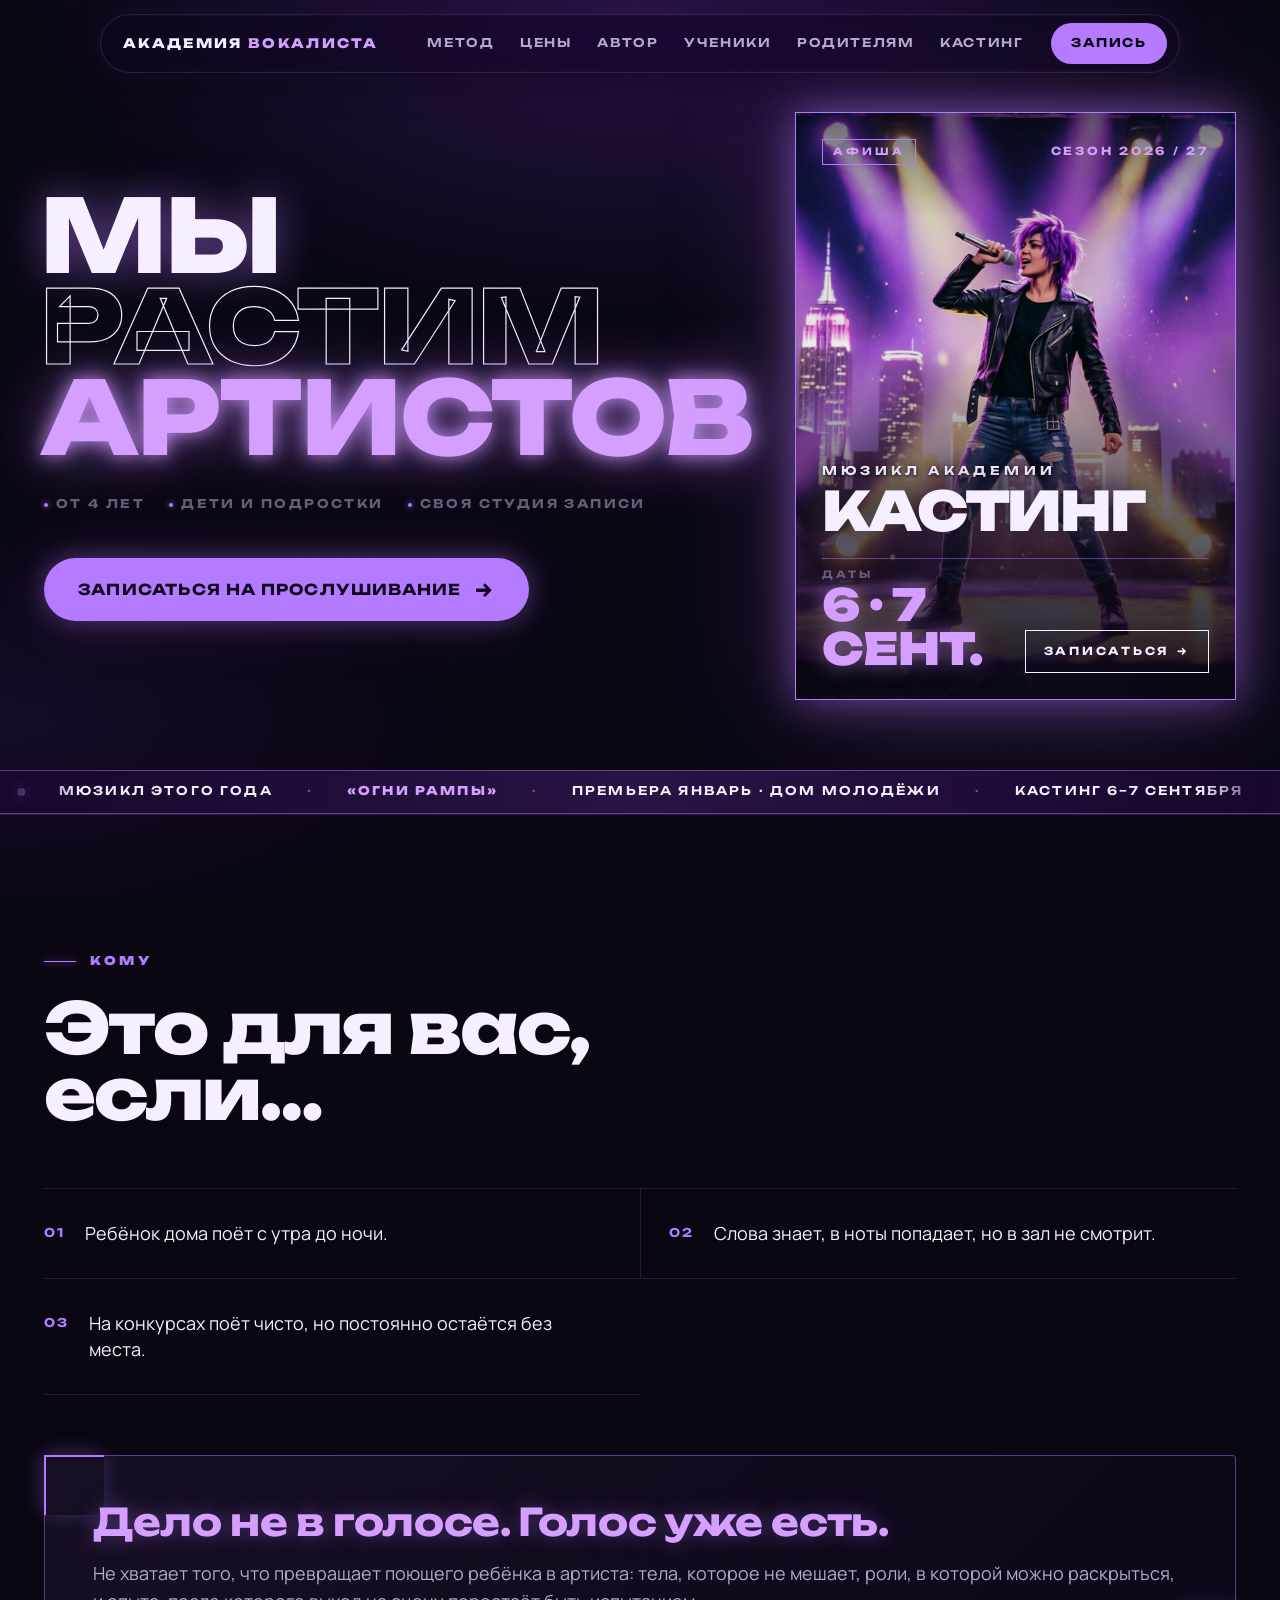
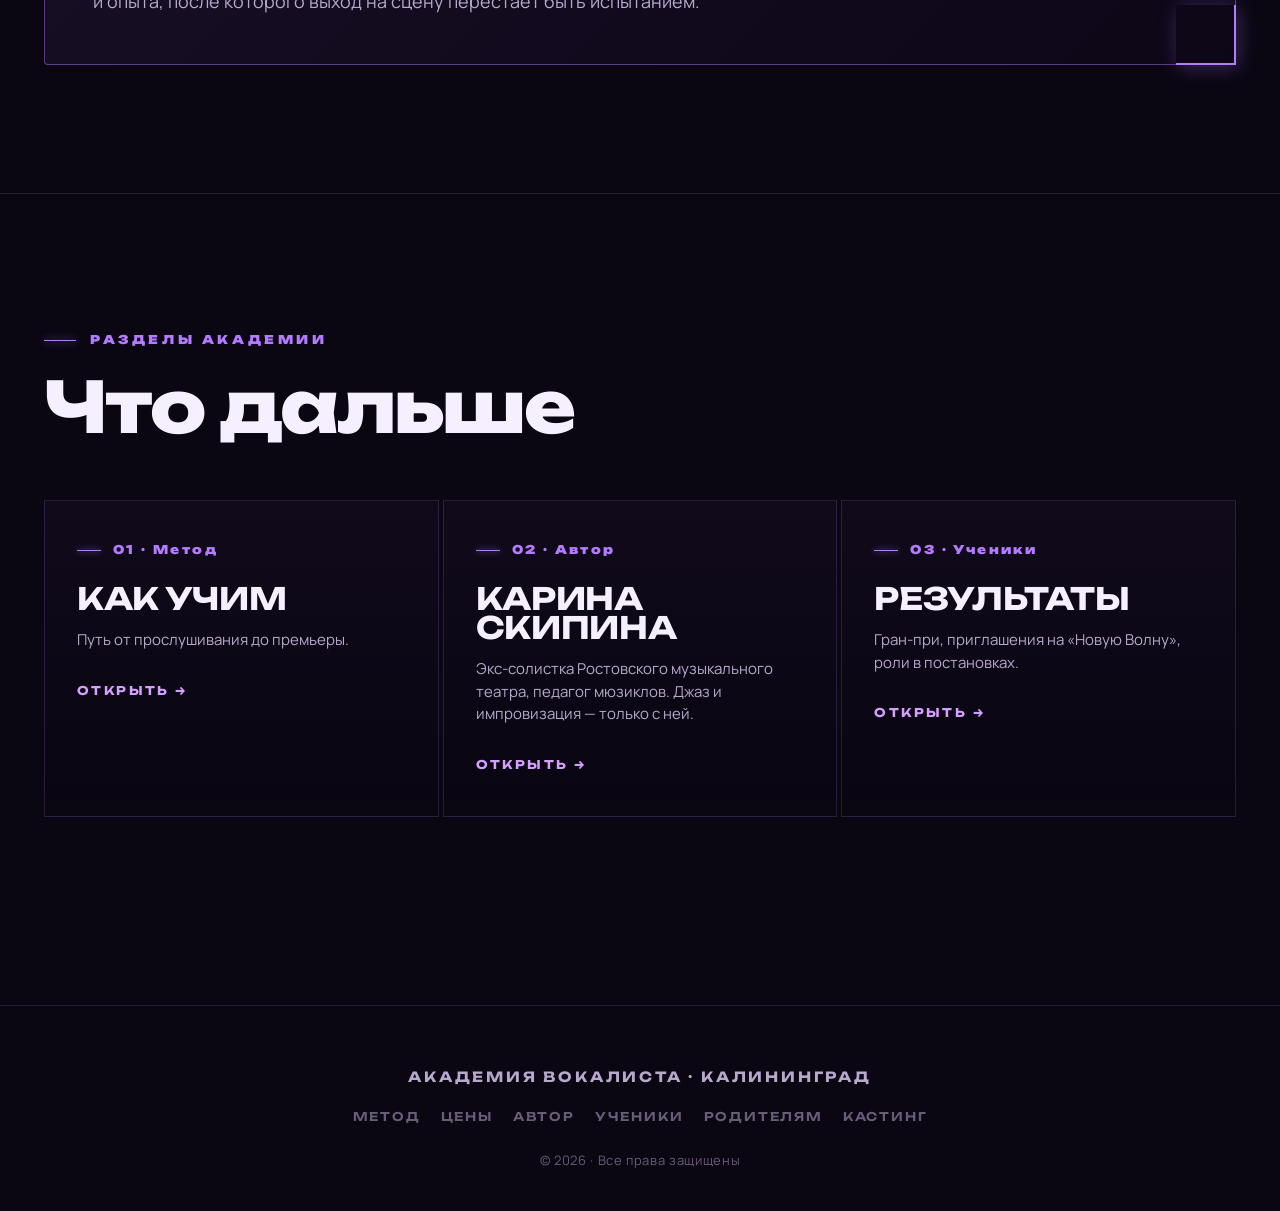
<file: index.html>
<!DOCTYPE html>
<html lang="ru">
<head>
<meta charset="UTF-8" />
<meta name="viewport" content="width=device-width, initial-scale=1.0" />
<title>Академия музыки «Вокалиста» — Калининград</title>
<meta name="description" content="Академия музыки «Вокалиста» в Калининграде. Вокал, хореография, актёрское мастерство и своя студия записи. Дети и подростки от 4 лет." />
<link rel="preconnect" href="https://fonts.googleapis.com">
<link rel="preconnect" href="https://fonts.gstatic.com" crossorigin>
<link href="https://fonts.googleapis.com/css2?family=Unbounded:wght@400;600;700;800;900&family=Manrope:wght@300;400;500;600;700&display=swap&subset=cyrillic,latin" rel="stylesheet">
<link rel="stylesheet" href="assets/styles.css"/>
</head>
<body>

<svg width="0" height="0" style="position:absolute" aria-hidden="true">
  <defs>
    <linearGradient id="castGrad" x1="0%" y1="0%" x2="0%" y2="100%">
      <stop offset="0%" stop-color="#d59fff" stop-opacity="0.9"/>
      <stop offset="100%" stop-color="#6a2fbf" stop-opacity="0.4"/>
    </linearGradient>
    <linearGradient id="arinaGrad" x1="0%" y1="0%" x2="0%" y2="100%">
      <stop offset="0%" stop-color="#f5efff" stop-opacity="1"/>
      <stop offset="100%" stop-color="#d59fff" stop-opacity="0.5"/>
    </linearGradient>
    <symbol id="silh" viewBox="0 0 100 130">
      <path d="M50 8 C58 8 65 15 65 24 C65 33 58 40 50 40 C42 40 35 33 35 24 C35 15 42 8 50 8 Z M25 65 C25 52 36 44 50 44 C64 44 75 52 75 65 L80 130 L20 130 Z"/>
    </symbol>
  </defs>
</svg>

<header class="site-header">
  <div class="wrap">
    <a href="index.html" class="brand">АКАДЕМИЯ <span>ВОКАЛИСТА</span></a>
    <button class="nav-toggle" type="button" aria-label="Меню" aria-expanded="false" aria-controls="site-nav">
      <span></span><span></span><span></span>
    </button>
    <nav id="site-nav" class="site-nav">
      <a href="metod.html">Метод</a>
      <a href="prices.html">Цены</a>
      <a href="karina.html">Автор</a>
      <a href="results.html">Ученики</a>
      <a href="parents.html">Родителям</a>
      <a href="casting.html">Кастинг</a>
    </nav>
    <a href="casting.html#contacts" class="btn-mini">Запись</a>
  </div>
</header>

<main>

<section class="home-hero">
  <div class="wrap">
    <div class="hero-grid">
      <div class="hero-title">
        <h1>
          <span class="filled">МЫ</span><br/>
          <span>РАСТИМ</span><br/>
          <span class="neon">АРТИСТОВ</span>
        </h1>
        <div class="hero-meta">
          <span>От 4 лет</span>
          <span>Дети и подростки</span>
          <span>Своя студия записи</span>
        </div>
        <div class="hero-cta">
          <a href="casting.html#contacts" class="btn">Записаться на прослушивание</a>
        </div>
      </div>

      <a href="casting.html" class="hero-poster" aria-label="Афиша нового мюзикла «Огни рампы»">
        <img src="assets/img/hero-singer.png" alt="Артист на сцене" class="poster-img" loading="eager"/>
        <div class="poster-top">
          <span class="poster-tag">Афиша</span>
          <span>Сезон 2026 / 27</span>
        </div>
        <div class="poster-title">
          <small>Мюзикл Академии</small>
          Кастинг
        </div>
        <div class="poster-bottom">
          <div class="poster-date">Даты<strong>6 · 7 сент.</strong></div>
          <div class="poster-cta">Записаться<span>→</span></div>
        </div>
      </a>
    </div>
  </div>
</section>

<a href="casting.html" class="hero-marquee" aria-label="Мюзикл «Огни рампы» — кастинг 6–7 сентября">
  <div class="hero-marquee-track">
    <div class="hero-marquee-group">
      <span class="dot"></span>
      <span>Мюзикл этого года</span>
      <span class="sep">·</span>
      <strong>«Огни рампы»</strong>
      <span class="sep">·</span>
      <span>Премьера январь · Дом молодёжи</span>
      <span class="sep">·</span>
      <span>Кастинг 6–7 сентября</span>
      <span class="arrow">→</span>
    </div>
    <div class="hero-marquee-group" aria-hidden="true">
      <span class="dot"></span>
      <span>Мюзикл этого года</span>
      <span class="sep">·</span>
      <strong>«Огни рампы»</strong>
      <span class="sep">·</span>
      <span>Премьера январь · Дом молодёжи</span>
      <span class="sep">·</span>
      <span>Кастинг 6–7 сентября</span>
      <span class="arrow">→</span>
    </div>
    <div class="hero-marquee-group" aria-hidden="true">
      <span class="dot"></span>
      <span>Мюзикл этого года</span>
      <span class="sep">·</span>
      <strong>«Огни рампы»</strong>
      <span class="sep">·</span>
      <span>Премьера январь · Дом молодёжи</span>
      <span class="sep">·</span>
      <span>Кастинг 6–7 сентября</span>
      <span class="arrow">→</span>
    </div>
    <div class="hero-marquee-group" aria-hidden="true">
      <span class="dot"></span>
      <span>Мюзикл этого года</span>
      <span class="sep">·</span>
      <strong>«Огни рампы»</strong>
      <span class="sep">·</span>
      <span>Премьера январь · Дом молодёжи</span>
      <span class="sep">·</span>
      <span>Кастинг 6–7 сентября</span>
      <span class="arrow">→</span>
    </div>
  </div>
</a>

<section id="recognition">
  <div class="wrap">
    <div class="sec-num">Кому</div>
    <h2>Это для вас,<br/>если…</h2>
    <ul class="recognize-list">
      <li>Ребёнок дома поёт с утра до ночи.</li>
      <li>Слова знает, в ноты попадает, но в зал не смотрит.</li>
      <li>На конкурсах поёт чисто, но постоянно остаётся без места.</li>
    </ul>
    <div class="verdict">
      <h3>Дело не в голосе. Голос уже есть.</h3>
      <p>Не хватает того, что превращает поющего ребёнка в артиста: тела, которое не мешает, роли, в которой можно раскрыться, и опыта, после которого выход на сцену перестаёт быть испытанием.</p>
    </div>
  </div>
</section>

<section>
  <div class="wrap">
    <div class="sec-num">Разделы академии</div>
    <h2>Что дальше</h2>
    <div class="teasers">
      <a href="metod.html" class="teaser">
        <div class="num">01 · Метод</div>
        <h3>Как учим</h3>
        <p>Путь от прослушивания до премьеры.</p>
        <span class="arrow">Открыть →</span>
      </a>
      <a href="karina.html" class="teaser">
        <div class="num">02 · Автор</div>
        <h3>Карина Скипина</h3>
        <p>Экс-солистка Ростовского музыкального театра, педагог мюзиклов. Джаз и импровизация — только с ней.</p>
        <span class="arrow">Открыть →</span>
      </a>
      <a href="results.html" class="teaser">
        <div class="num">03 · Ученики</div>
        <h3>Результаты</h3>
        <p>Гран-при, приглашения на «Новую Волну», роли в постановках.</p>
        <span class="arrow">Открыть →</span>
      </a>
    </div>
  </div>
</section>

</main>

<footer class="site-footer">
  <div class="wrap">
    <div class="brand-line">Академия Вокалиста · Калининград</div>
    <nav class="footer-nav">
      <a href="metod.html">Метод</a>
      <a href="prices.html">Цены</a>
      <a href="karina.html">Автор</a>
      <a href="results.html">Ученики</a>
      <a href="parents.html">Родителям</a>
      <a href="casting.html">Кастинг</a>
    </nav>
    <div>© 2026 · Все права защищены</div>
  </div>
</footer>

<script src="assets/main.js"></script>
</body>
</html>
</file>
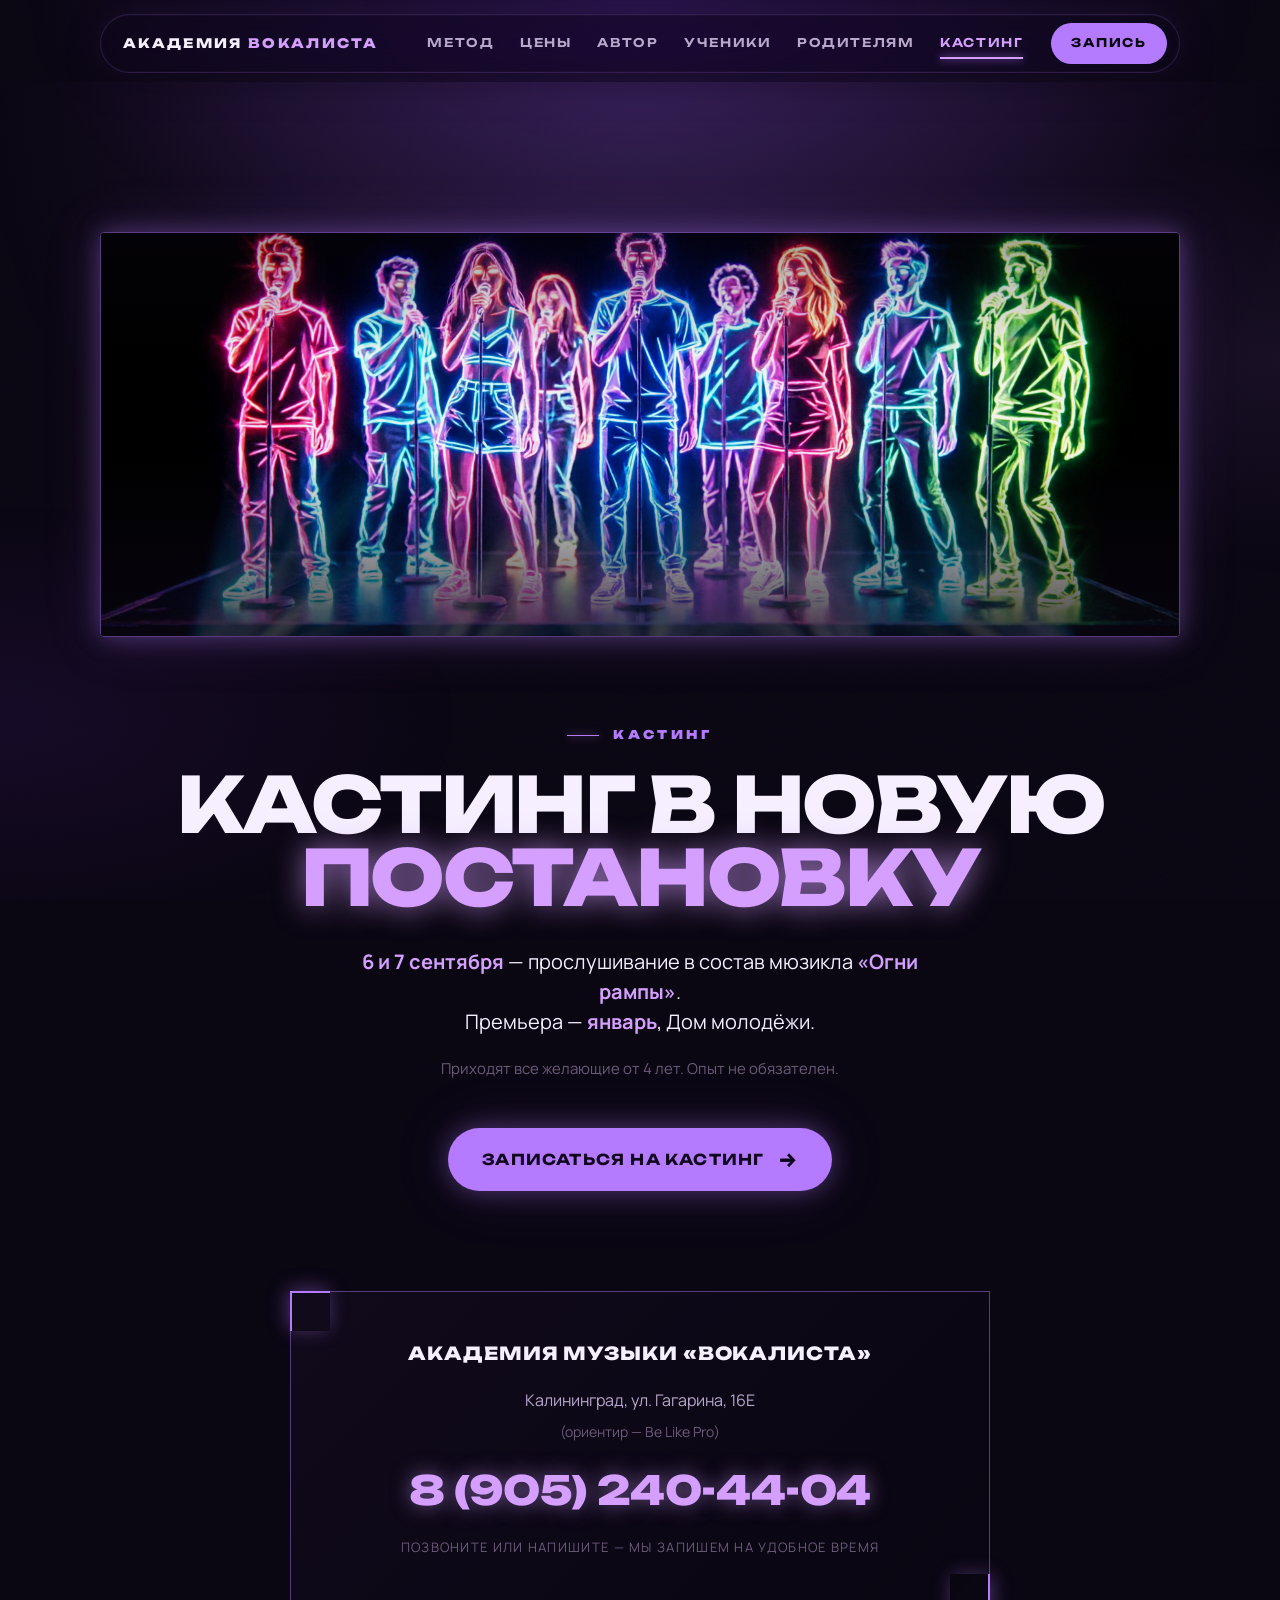
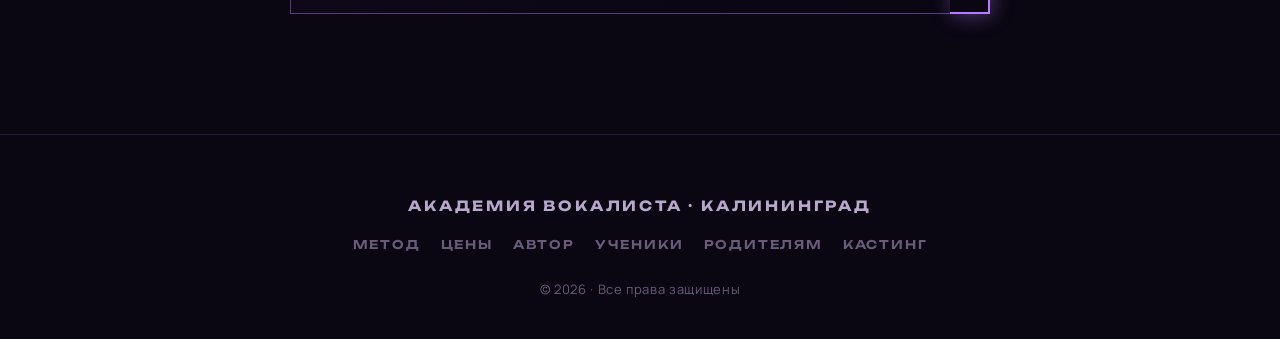
<file: casting.html>
<!DOCTYPE html>
<html lang="ru">
<head>
<meta charset="UTF-8" />
<meta name="viewport" content="width=device-width, initial-scale=1.0" />
<title>Кастинг «Огни рампы» — Академия Вокалиста</title>
<meta name="description" content="Прослушивание в состав мюзикла «Огни рампы» 6 и 7 сентября. Премьера — январь, Дом молодёжи. Приходят все желающие от 4 лет." />
<link rel="preconnect" href="https://fonts.googleapis.com">
<link rel="preconnect" href="https://fonts.gstatic.com" crossorigin>
<link href="https://fonts.googleapis.com/css2?family=Unbounded:wght@400;600;700;800;900&family=Manrope:wght@300;400;500;600;700&display=swap&subset=cyrillic,latin" rel="stylesheet">
<link rel="stylesheet" href="assets/styles.css"/>
</head>
<body>

<svg width="0" height="0" style="position:absolute" aria-hidden="true">
  <defs>
    <linearGradient id="castGrad" x1="0%" y1="0%" x2="0%" y2="100%">
      <stop offset="0%" stop-color="#d59fff" stop-opacity="0.9"/>
      <stop offset="100%" stop-color="#6a2fbf" stop-opacity="0.4"/>
    </linearGradient>
    <symbol id="silh" viewBox="0 0 100 130">
      <path d="M50 8 C58 8 65 15 65 24 C65 33 58 40 50 40 C42 40 35 33 35 24 C35 15 42 8 50 8 Z M25 65 C25 52 36 44 50 44 C64 44 75 52 75 65 L80 130 L20 130 Z"/>
    </symbol>
  </defs>
</svg>

<header class="site-header">
  <div class="wrap">
    <a href="index.html" class="brand">АКАДЕМИЯ <span>ВОКАЛИСТА</span></a>
    <button class="nav-toggle" type="button" aria-label="Меню" aria-expanded="false" aria-controls="site-nav">
      <span></span><span></span><span></span>
    </button>
    <nav id="site-nav" class="site-nav">
      <a href="metod.html">Метод</a>
      <a href="prices.html">Цены</a>
      <a href="karina.html">Автор</a>
      <a href="results.html">Ученики</a>
      <a href="parents.html">Родителям</a>
      <a href="casting.html" class="active">Кастинг</a>
    </nav>
    <a href="#contacts" class="btn-mini">Запись</a>
  </div>
</header>

<main>

<section id="final" class="final">
  <div class="wrap">
    <div class="cast-strip" aria-hidden="true">
      <img src="assets/img/neon-group.png" alt="Состав мюзикла" loading="eager"/>
    </div>
    <div class="sec-num" style="justify-content:center">Кастинг</div>
    <h2>Кастинг в новую<br/><span class="glow">постановку</span></h2>
    <p class="final-date">
      <strong>6 и 7 сентября</strong> — прослушивание в состав мюзикла <strong>«Огни рампы»</strong>.<br/>
      Премьера — <strong>январь</strong>, Дом молодёжи.
    </p>
    <p class="final-sub">Приходят все желающие от 4 лет. Опыт не обязателен.</p>
    <a href="#contacts" class="btn">Записаться на кастинг</a>

    <div class="contacts" id="contacts">
      <h4>Академия музыки «Вокалиста»</h4>
      <p>Калининград, ул. Гагарина, 16Е</p>
      <p style="color:var(--ink-mute); font-size:14px;">(ориентир — Be Like Pro)</p>
      <a class="phone" href="tel:+79052404404">8 (905) 240-44-04</a>
      <p style="color:var(--ink-mute); font-size:13px; margin-top:16px; letter-spacing: 0.1em;">ПОЗВОНИТЕ ИЛИ НАПИШИТЕ — МЫ ЗАПИШЕМ НА УДОБНОЕ ВРЕМЯ</p>
    </div>
  </div>
</section>

</main>

<footer class="site-footer">
  <div class="wrap">
    <div class="brand-line">Академия Вокалиста · Калининград</div>
    <nav class="footer-nav">
      <a href="metod.html">Метод</a>
      <a href="prices.html">Цены</a>
      <a href="karina.html">Автор</a>
      <a href="results.html">Ученики</a>
      <a href="parents.html">Родителям</a>
      <a href="casting.html">Кастинг</a>
    </nav>
    <div>© 2026 · Все права защищены</div>
  </div>
</footer>

<script src="assets/main.js"></script>
</body>
</html>
</file>
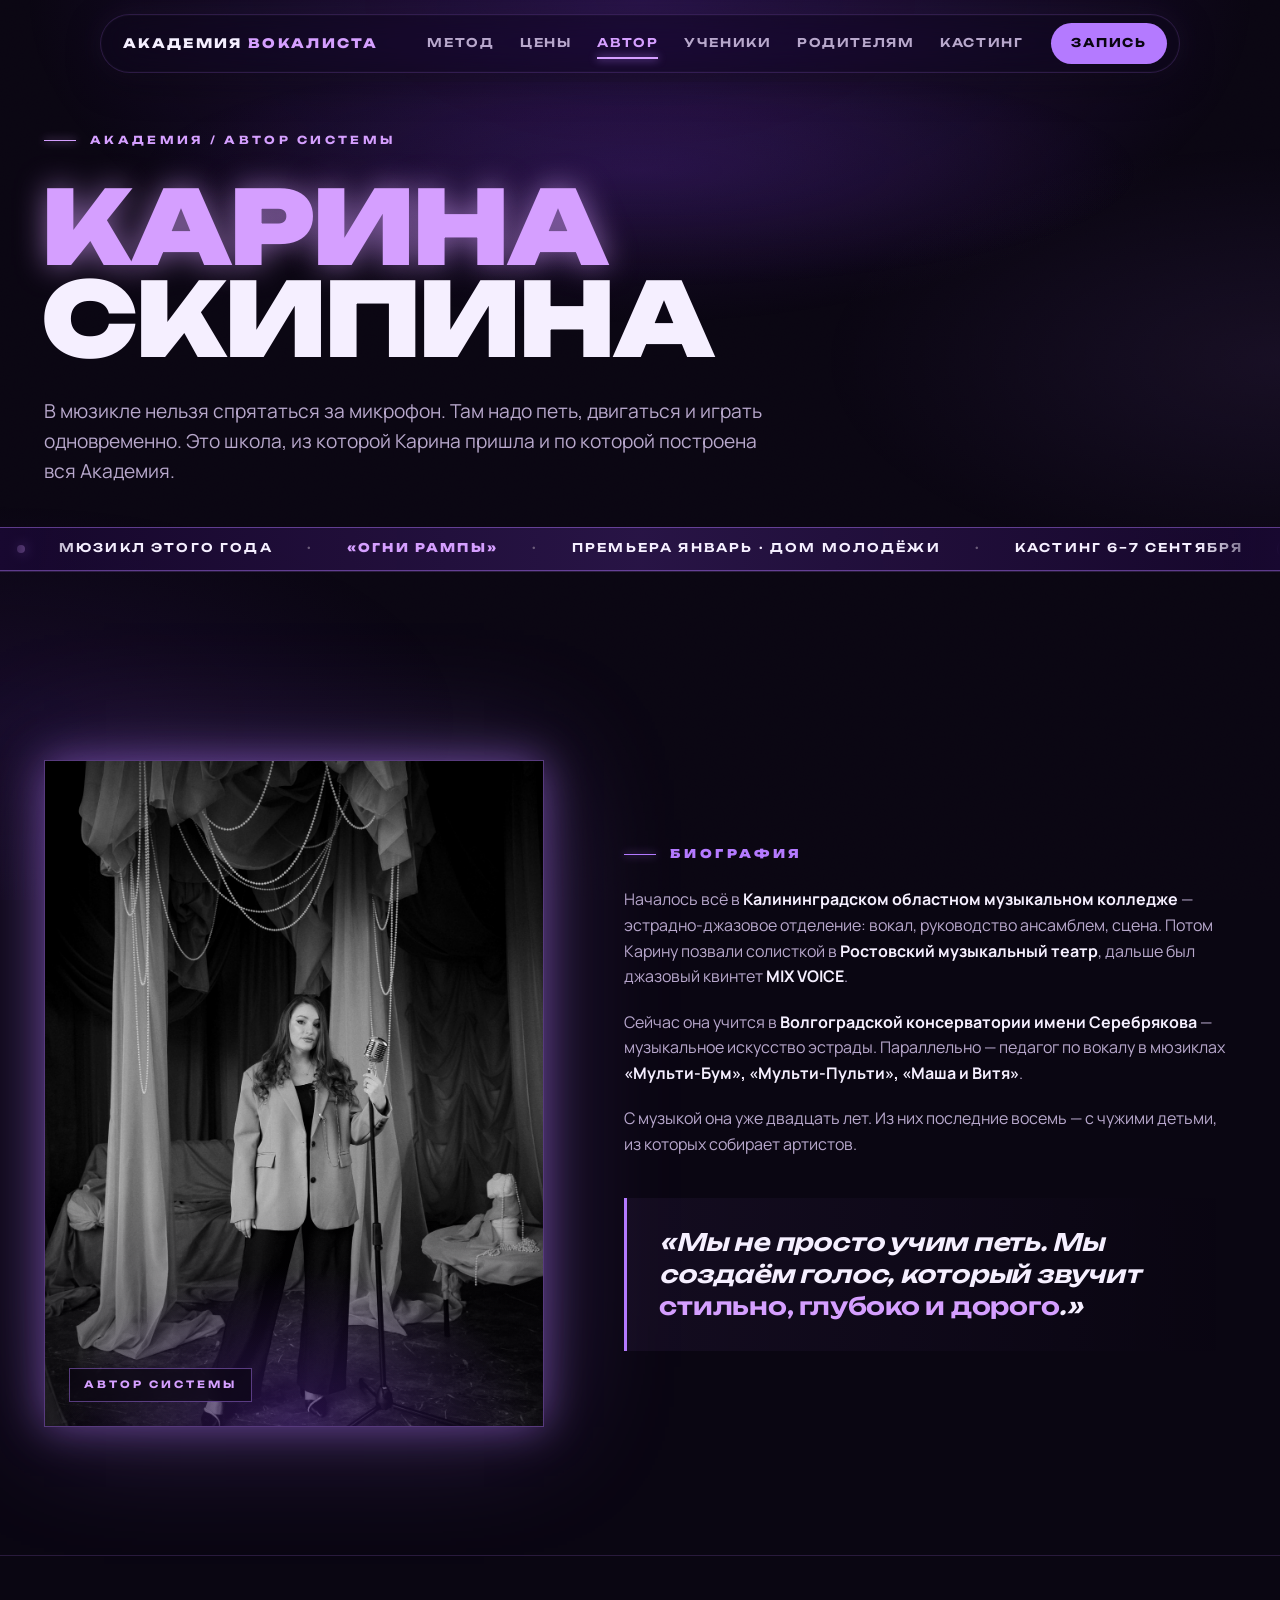
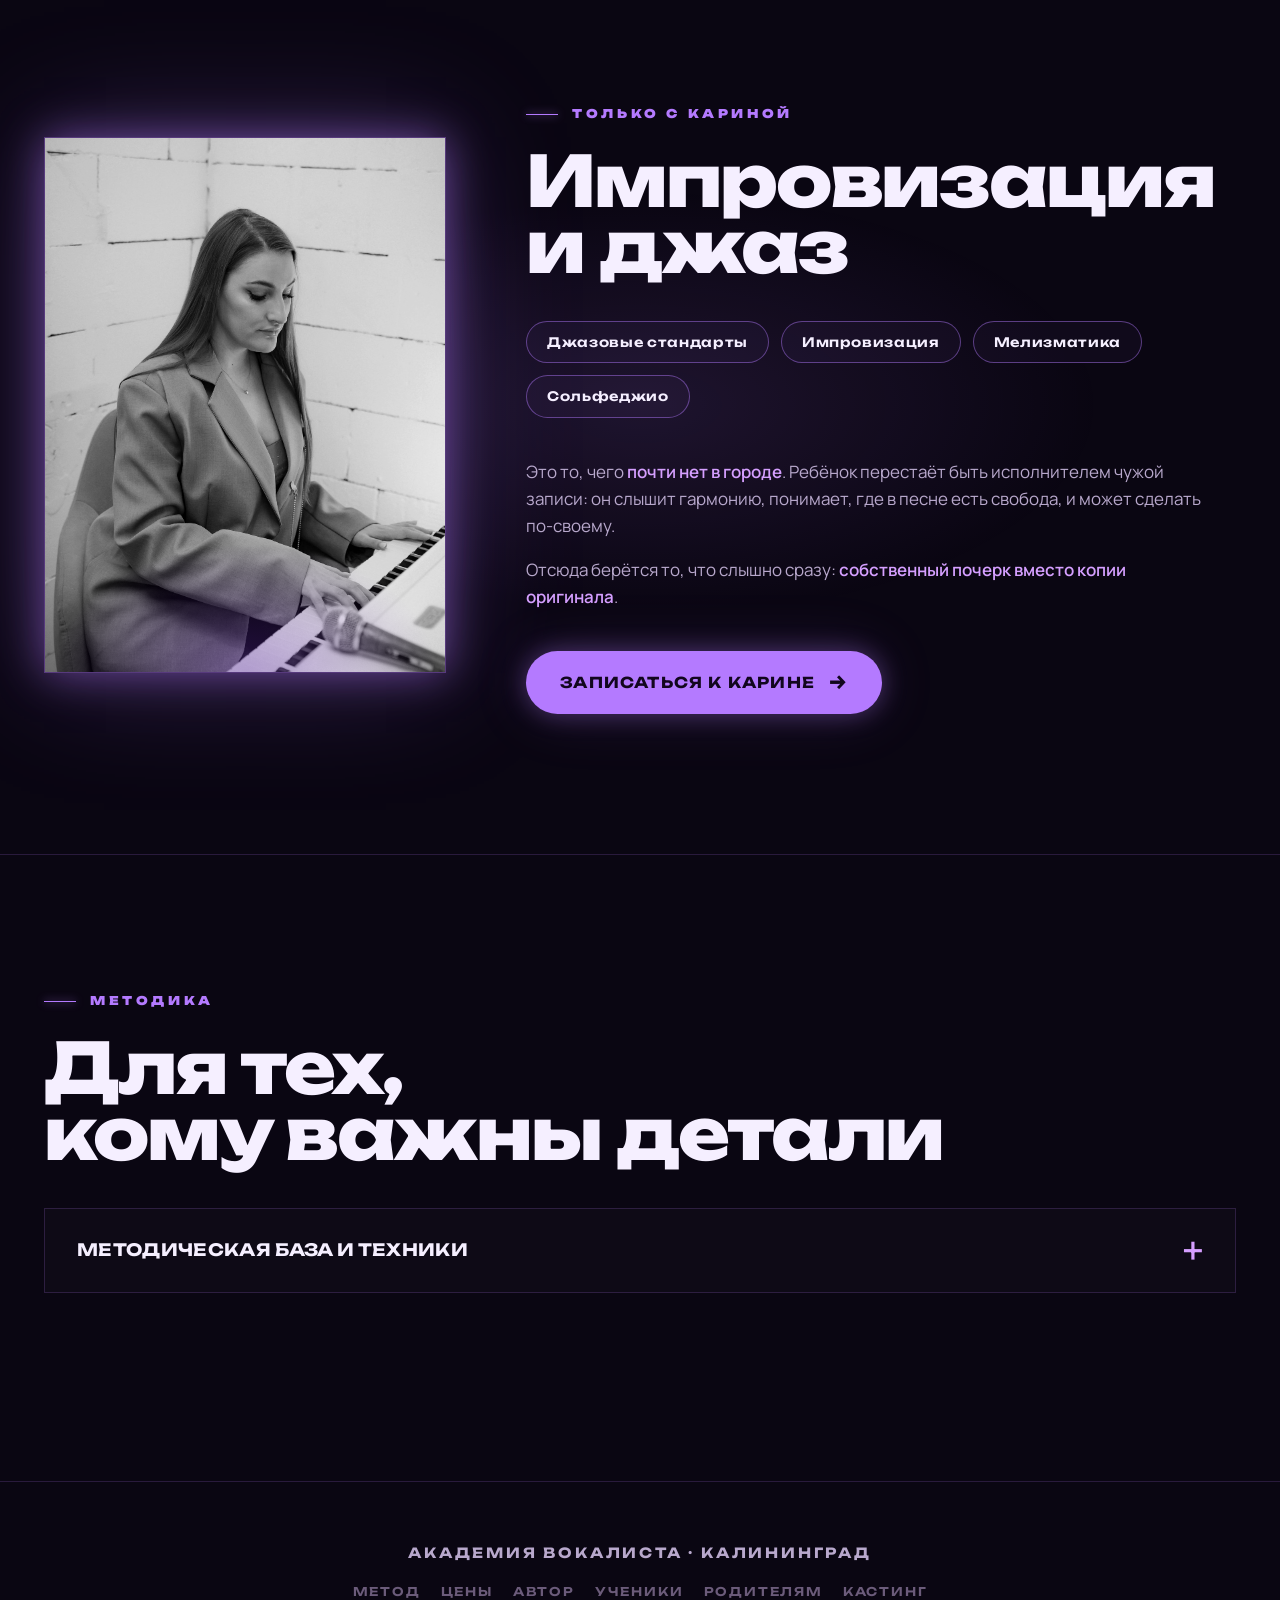
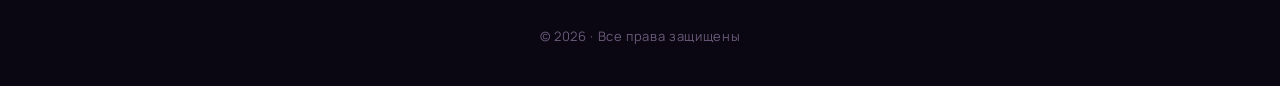
<file: karina.html>
<!DOCTYPE html>
<html lang="ru">
<head>
<meta charset="UTF-8" />
<meta name="viewport" content="width=device-width, initial-scale=1.0" />
<title>Автор — Карина Скипина · Академия Вокалиста</title>
<meta name="description" content="Карина Скипина — автор системы Академии. Эстрадно-джазовый вокал, экс-солистка Ростовского музыкального театра, педагог мюзиклов. Импровизация и джаз — только с ней." />
<link rel="preconnect" href="https://fonts.googleapis.com">
<link rel="preconnect" href="https://fonts.gstatic.com" crossorigin>
<link href="https://fonts.googleapis.com/css2?family=Unbounded:wght@400;600;700;800;900&family=Manrope:wght@300;400;500;600;700&display=swap&subset=cyrillic,latin" rel="stylesheet">
<link rel="stylesheet" href="assets/styles.css"/>
</head>
<body>

<header class="site-header">
  <div class="wrap">
    <a href="index.html" class="brand">АКАДЕМИЯ <span>ВОКАЛИСТА</span></a>
    <button class="nav-toggle" type="button" aria-label="Меню" aria-expanded="false" aria-controls="site-nav">
      <span></span><span></span><span></span>
    </button>
    <nav id="site-nav" class="site-nav">
      <a href="metod.html">Метод</a>
      <a href="prices.html">Цены</a>
      <a href="karina.html" class="active">Автор</a>
      <a href="results.html">Ученики</a>
      <a href="parents.html">Родителям</a>
      <a href="casting.html">Кастинг</a>
    </nav>
    <a href="casting.html#contacts" class="btn-mini">Запись</a>
  </div>
</header>

<main>

<section class="page-hero">
  <div class="wrap">
    <div class="page-hero-crumb">Академия / Автор системы</div>
    <h1><span class="neon">Карина</span><br/>Скипина</h1>
    <p class="page-hero-lead">В мюзикле нельзя спрятаться за микрофон. Там надо петь, двигаться и играть одновременно. Это школа, из которой Карина пришла и по которой построена вся Академия.</p>
  </div>
</section>

<a href="casting.html" class="hero-marquee" aria-label="Мюзикл «Огни рампы» — кастинг 6–7 сентября">
  <div class="hero-marquee-track">
    <div class="hero-marquee-group"><span class="dot"></span><span>Мюзикл этого года</span><span class="sep">·</span><strong>«Огни рампы»</strong><span class="sep">·</span><span>Премьера январь · Дом молодёжи</span><span class="sep">·</span><span>Кастинг 6–7 сентября</span><span class="arrow">→</span></div>
    <div class="hero-marquee-group" aria-hidden="true"><span class="dot"></span><span>Мюзикл этого года</span><span class="sep">·</span><strong>«Огни рампы»</strong><span class="sep">·</span><span>Премьера январь · Дом молодёжи</span><span class="sep">·</span><span>Кастинг 6–7 сентября</span><span class="arrow">→</span></div>
    <div class="hero-marquee-group" aria-hidden="true"><span class="dot"></span><span>Мюзикл этого года</span><span class="sep">·</span><strong>«Огни рампы»</strong><span class="sep">·</span><span>Премьера январь · Дом молодёжи</span><span class="sep">·</span><span>Кастинг 6–7 сентября</span><span class="arrow">→</span></div>
    <div class="hero-marquee-group" aria-hidden="true"><span class="dot"></span><span>Мюзикл этого года</span><span class="sep">·</span><strong>«Огни рампы»</strong><span class="sep">·</span><span>Премьера январь · Дом молодёжи</span><span class="sep">·</span><span>Кастинг 6–7 сентября</span><span class="arrow">→</span></div>
  </div>
</a>

<section id="karina">
  <div class="wrap">
    <div class="karina">
      <div class="karina-photo">
        <img src="assets/karina-stage.jpg" alt="Карина Скипина" loading="lazy"/>
        <div class="name-badge">Автор системы</div>
      </div>
      <div class="karina-bio">
        <div class="sec-num">Биография</div>
        <p>Началось всё в <strong>Калининградском областном музыкальном колледже</strong> — эстрадно-джазовое отделение: вокал, руководство ансамблем, сцена. Потом Карину позвали солисткой в <strong>Ростовский музыкальный театр</strong>, дальше был джазовый квинтет <strong>MIX VOICE</strong>.</p>
        <p>Сейчас она учится в <strong>Волгоградской консерватории имени Серебрякова</strong> — музыкальное искусство эстрады. Параллельно — педагог по вокалу в мюзиклах <strong>«Мульти-Бум», «Мульти-Пульти», «Маша и Витя»</strong>.</p>
        <p>С музыкой она уже двадцать лет. Из них последние восемь — с чужими детьми, из которых собирает артистов.</p>
        <div class="karina-quote">
          «Мы не просто учим петь. Мы создаём голос, который звучит <span class="accent">стильно, глубоко и дорого</span>.»
        </div>
      </div>
    </div>
  </div>
</section>

<section class="jazz">
  <div class="wrap">
    <div class="jazz-wrap">
      <div class="jazz-photo">
        <img src="assets/karina-piano.jpg" alt="Карина за фортепиано" loading="lazy"/>
      </div>
      <div class="jazz-content">
        <div class="sec-num">Только с Кариной</div>
        <h2>Импровизация<br/>и джаз</h2>
        <div class="jazz-tags">
          <div class="tag">Джазовые стандарты</div>
          <div class="tag">Импровизация</div>
          <div class="tag">Мелизматика</div>
          <div class="tag">Сольфеджио</div>
        </div>
        <p>Это то, чего <em>почти нет в городе</em>. Ребёнок перестаёт быть исполнителем чужой записи: он слышит гармонию, понимает, где в песне есть свобода, и может сделать по-своему.</p>
        <p>Отсюда берётся то, что слышно сразу: <em>собственный почерк вместо копии оригинала</em>.</p>
        <div class="jazz-cta">
          <a href="casting.html#contacts" class="btn">Записаться к Карине</a>
        </div>
      </div>
    </div>
  </div>
</section>

<section class="method">
  <div class="wrap">
    <div class="sec-num">Методика</div>
    <h2>Для тех,<br/>кому важны детали</h2>
    <details>
      <summary>Методическая база и техники</summary>
      <div class="method-body">
        <p><strong>Estill Voice Training, Complete Vocal Technique, фонопедический метод развития голоса.</strong></p>
        <p>Методические наработки <strong>Ольги Кляйн, Анастасии Балевой, Анастасии Велигуровой, Веры Fox</strong>. Курсы <strong>IYATS</strong>. Джазовая гармония и импровизация.</p>
        <p>В работе: дизайн звука, фразировка, динамика, вокальные техники <strong>Belting, Cry, Speech, Twang, Sob</strong>, мелизматика.</p>
        <div class="method-quote">«Мы знаем, как с ними работать, а не просто их названия.»</div>
      </div>
    </details>
  </div>
</section>

</main>

<footer class="site-footer">
  <div class="wrap">
    <div class="brand-line">Академия Вокалиста · Калининград</div>
    <nav class="footer-nav">
      <a href="metod.html">Метод</a>
      <a href="prices.html">Цены</a>
      <a href="karina.html">Автор</a>
      <a href="results.html">Ученики</a>
      <a href="parents.html">Родителям</a>
      <a href="casting.html">Кастинг</a>
    </nav>
    <div>© 2026 · Все права защищены</div>
  </div>
</footer>

<script src="assets/main.js"></script>
</body>
</html>
</file>
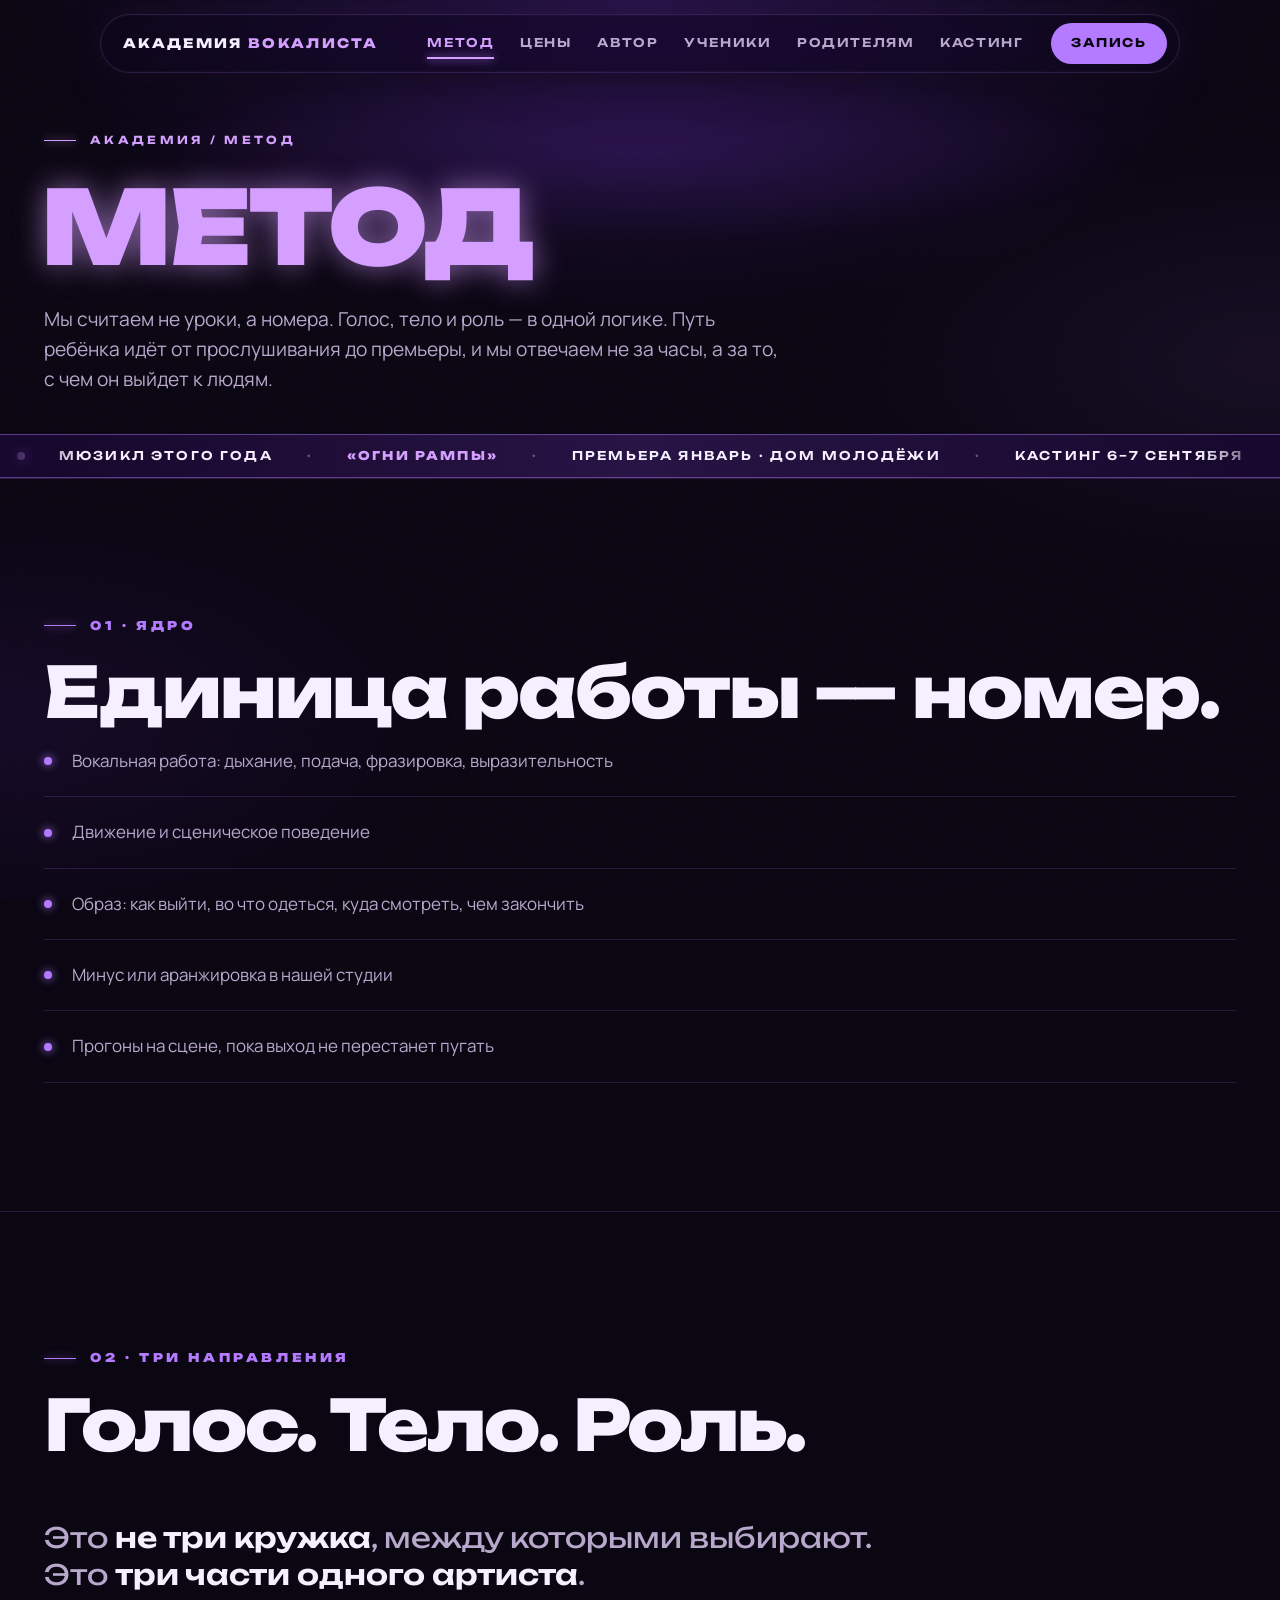
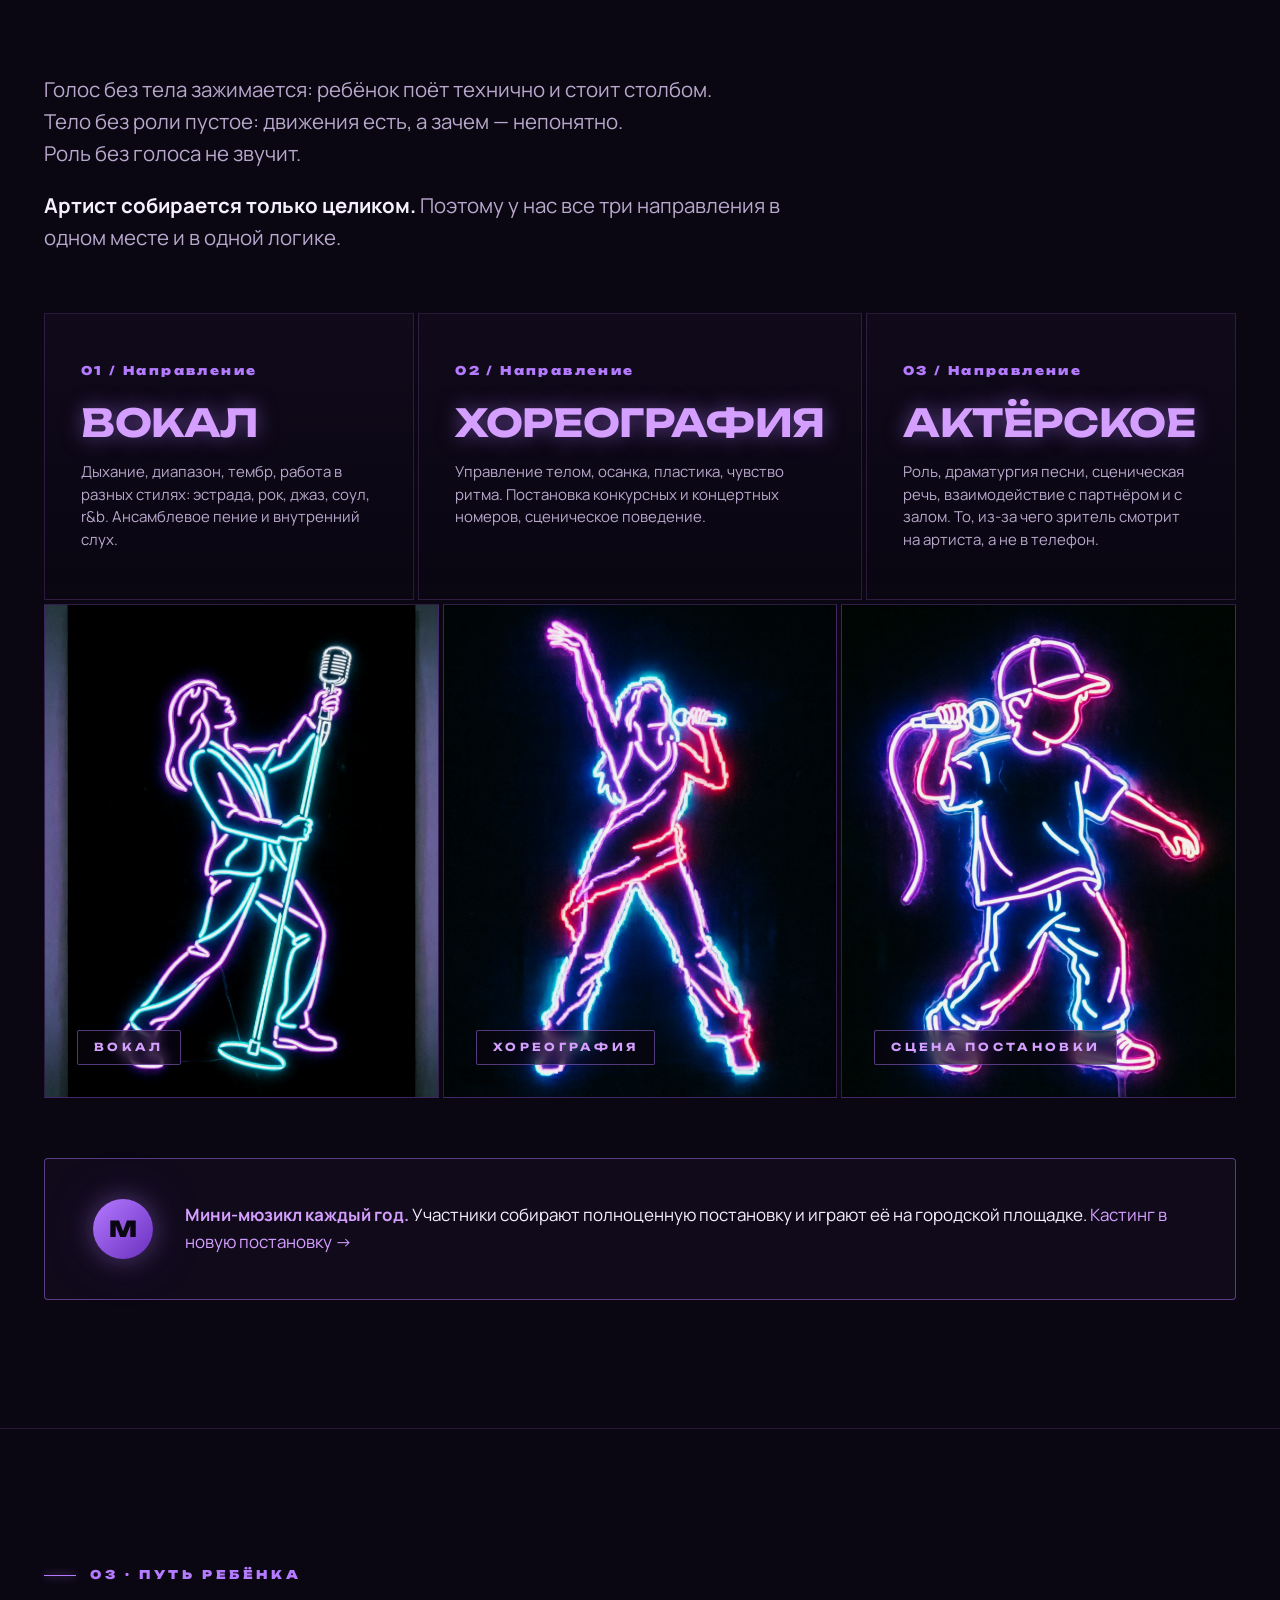
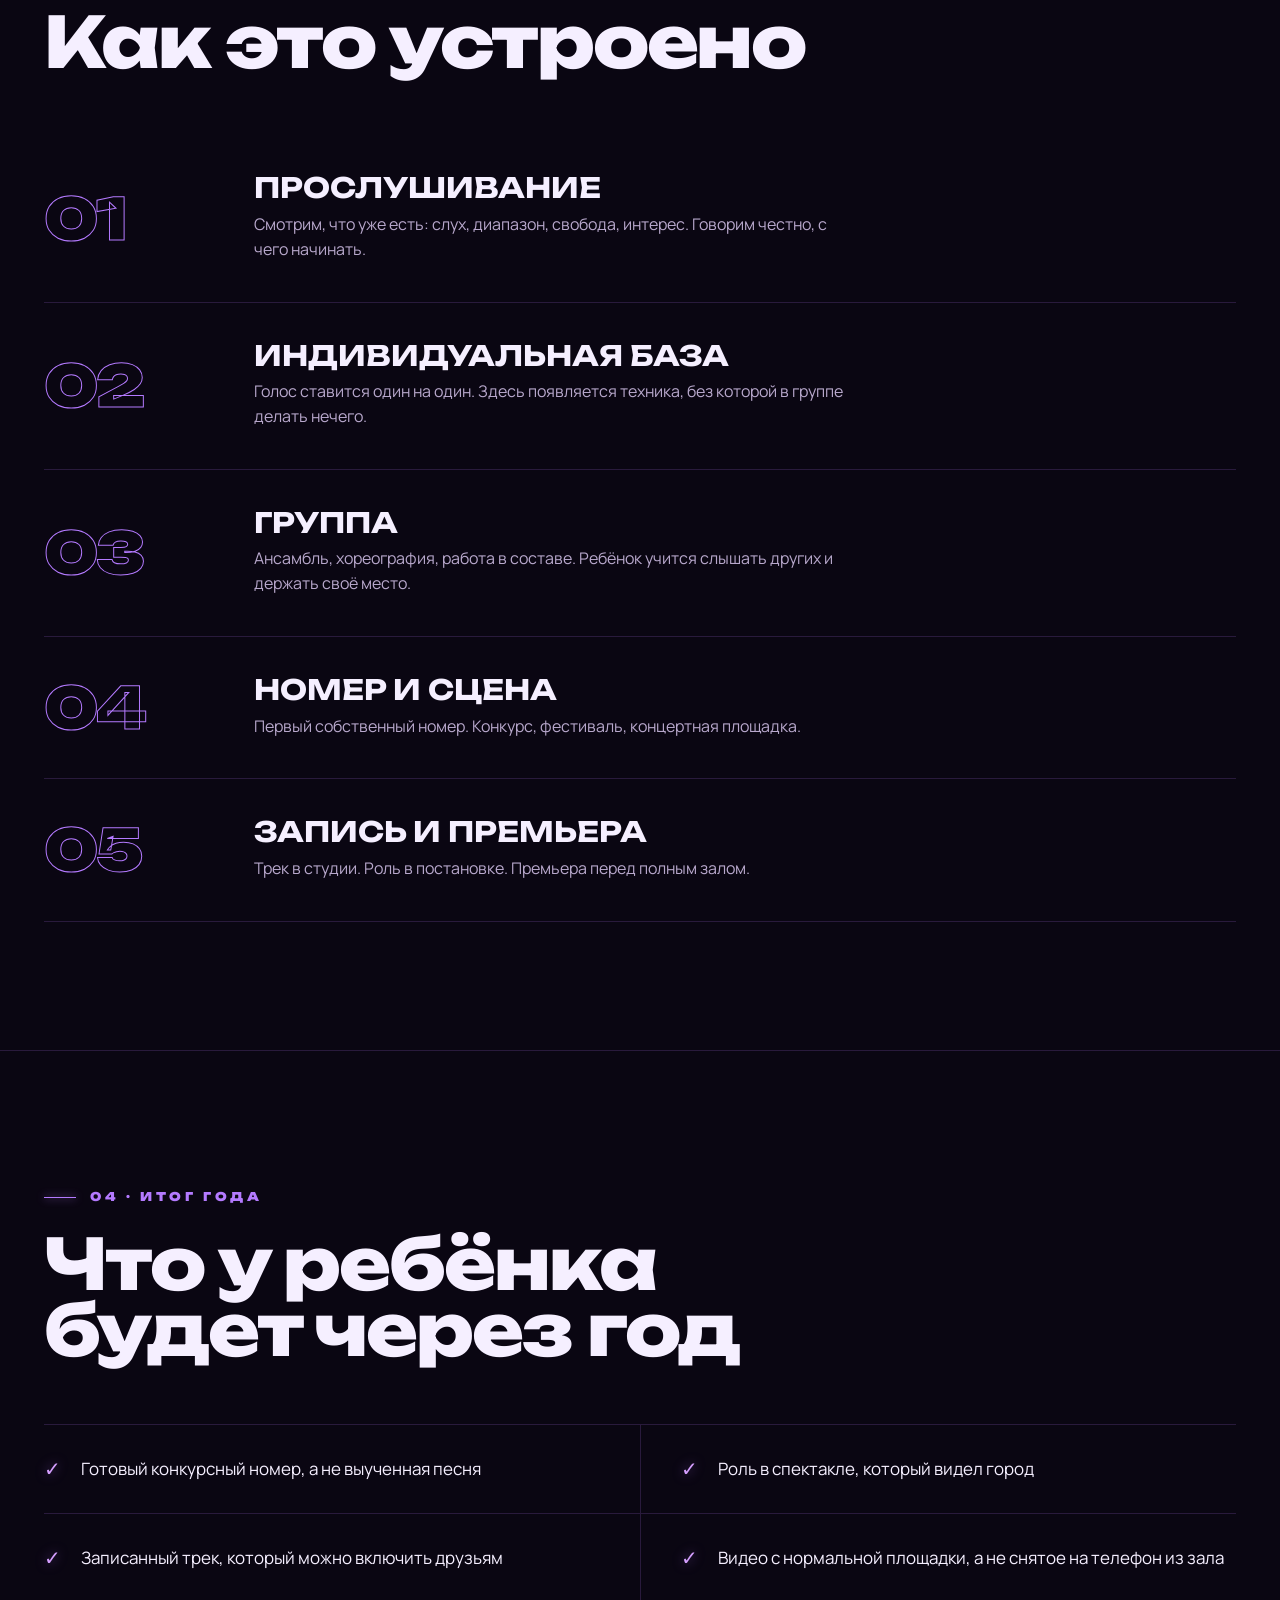
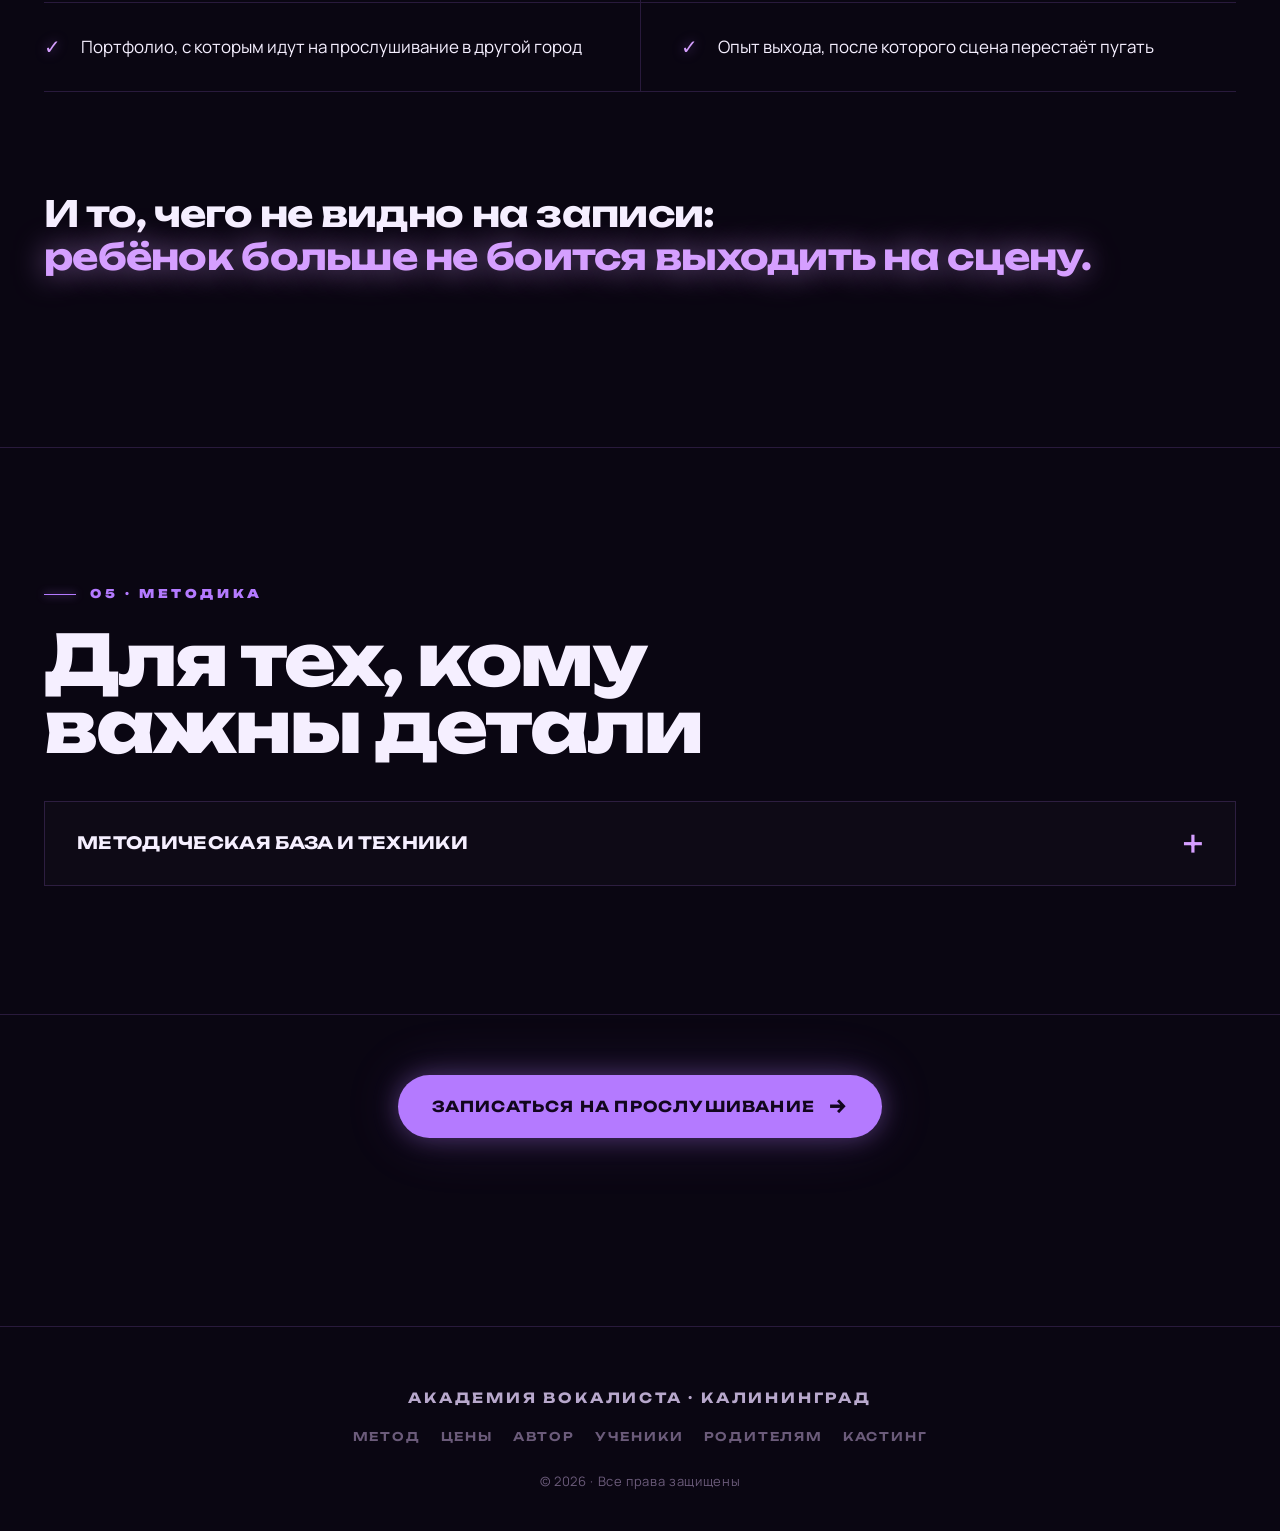
<file: metod.html>
<!DOCTYPE html>
<html lang="ru">
<head>
<meta charset="UTF-8" />
<meta name="viewport" content="width=device-width, initial-scale=1.0" />
<title>Метод — Академия Вокалиста</title>
<meta name="description" content="Как мы учим: считаем не уроки, а номера. Три направления — голос, тело, роль. Путь ребёнка от прослушивания до премьеры." />
<link rel="preconnect" href="https://fonts.googleapis.com">
<link rel="preconnect" href="https://fonts.gstatic.com" crossorigin>
<link href="https://fonts.googleapis.com/css2?family=Unbounded:wght@400;600;700;800;900&family=Manrope:wght@300;400;500;600;700&display=swap&subset=cyrillic,latin" rel="stylesheet">
<link rel="stylesheet" href="assets/styles.css"/>
</head>
<body>

<svg width="0" height="0" style="position:absolute" aria-hidden="true">
  <defs>
    <linearGradient id="castGrad" x1="0%" y1="0%" x2="0%" y2="100%">
      <stop offset="0%" stop-color="#d59fff" stop-opacity="0.9"/>
      <stop offset="100%" stop-color="#6a2fbf" stop-opacity="0.4"/>
    </linearGradient>
    <symbol id="silh" viewBox="0 0 100 130">
      <path d="M50 8 C58 8 65 15 65 24 C65 33 58 40 50 40 C42 40 35 33 35 24 C35 15 42 8 50 8 Z M25 65 C25 52 36 44 50 44 C64 44 75 52 75 65 L80 130 L20 130 Z"/>
    </symbol>
  </defs>
</svg>

<header class="site-header">
  <div class="wrap">
    <a href="index.html" class="brand">АКАДЕМИЯ <span>ВОКАЛИСТА</span></a>
    <button class="nav-toggle" type="button" aria-label="Меню" aria-expanded="false" aria-controls="site-nav">
      <span></span><span></span><span></span>
    </button>
    <nav id="site-nav" class="site-nav">
      <a href="metod.html" class="active">Метод</a>
      <a href="prices.html">Цены</a>
      <a href="karina.html">Автор</a>
      <a href="results.html">Ученики</a>
      <a href="parents.html">Родителям</a>
      <a href="casting.html">Кастинг</a>
    </nav>
    <a href="casting.html#contacts" class="btn-mini">Запись</a>
  </div>
</header>

<main>

<section class="page-hero">
  <div class="wrap">
    <div class="page-hero-crumb">Академия / Метод</div>
    <h1><span class="neon">Метод</span></h1>
    <p class="page-hero-lead">Мы считаем не уроки, а номера. Голос, тело и роль — в одной логике. Путь ребёнка идёт от прослушивания до премьеры, и мы отвечаем не за часы, а за то, с чем он выйдет к людям.</p>
  </div>
</section>

<a href="casting.html" class="hero-marquee" aria-label="Мюзикл «Огни рампы» — кастинг 6–7 сентября">
  <div class="hero-marquee-track">
    <div class="hero-marquee-group"><span class="dot"></span><span>Мюзикл этого года</span><span class="sep">·</span><strong>«Огни рампы»</strong><span class="sep">·</span><span>Премьера январь · Дом молодёжи</span><span class="sep">·</span><span>Кастинг 6–7 сентября</span><span class="arrow">→</span></div>
    <div class="hero-marquee-group" aria-hidden="true"><span class="dot"></span><span>Мюзикл этого года</span><span class="sep">·</span><strong>«Огни рампы»</strong><span class="sep">·</span><span>Премьера январь · Дом молодёжи</span><span class="sep">·</span><span>Кастинг 6–7 сентября</span><span class="arrow">→</span></div>
    <div class="hero-marquee-group" aria-hidden="true"><span class="dot"></span><span>Мюзикл этого года</span><span class="sep">·</span><strong>«Огни рампы»</strong><span class="sep">·</span><span>Премьера январь · Дом молодёжи</span><span class="sep">·</span><span>Кастинг 6–7 сентября</span><span class="arrow">→</span></div>
    <div class="hero-marquee-group" aria-hidden="true"><span class="dot"></span><span>Мюзикл этого года</span><span class="sep">·</span><strong>«Огни рампы»</strong><span class="sep">·</span><span>Премьера январь · Дом молодёжи</span><span class="sep">·</span><span>Кастинг 6–7 сентября</span><span class="arrow">→</span></div>
  </div>
</a>

<section id="core">
  <div class="wrap">
    <div class="sec-num">01 · Ядро</div>
    <h2>Единица работы&nbsp;— номер.</h2>

    <ul class="core-list">
      <li>Вокальная работа: дыхание, подача, фразировка, выразительность</li>
      <li>Движение и сценическое поведение</li>
      <li>Образ: как выйти, во что одеться, куда смотреть, чем закончить</li>
      <li>Минус или аранжировка в нашей студии</li>
      <li>Прогоны на сцене, пока выход не перестанет пугать</li>
    </ul>
  </div>
</section>

<section id="directions">
  <div class="wrap">
    <div class="sec-num">02 · Три направления</div>
    <h2>Голос. Тело. Роль.</h2>
    <div class="three-intro">
      <span class="line">Это <strong>не три кружка</strong>, между которыми выбирают.</span>
      <span class="line">Это <strong>три части одного артиста</strong>.</span>
    </div>

    <p class="lead">Голос без тела зажимается: ребёнок поёт технично и стоит столбом.<br/>
    Тело без роли пустое: движения есть, а зачем — непонятно.<br/>
    Роль без голоса не звучит.</p>
    <p class="lead"><strong>Артист собирается только целиком.</strong> Поэтому у нас все три направления в одном месте и в одной логике.</p>

    <div class="three-grid">
      <div class="three-card">
        <div class="num">01 / Направление</div>
        <h3><span class="glow">Вокал</span></h3>
        <p>Дыхание, диапазон, тембр, работа в разных стилях: эстрада, рок, джаз, соул, r&amp;b. Ансамблевое пение и внутренний слух.</p>
      </div>
      <div class="three-card">
        <div class="num">02 / Направление</div>
        <h3><span class="glow">Хореография</span></h3>
        <p>Управление телом, осанка, пластика, чувство ритма. Постановка конкурсных и концертных номеров, сценическое поведение.</p>
      </div>
      <div class="three-card">
        <div class="num">03 / Направление</div>
        <h3><span class="glow">Актёрское</span></h3>
        <p>Роль, драматургия песни, сценическая речь, взаимодействие с партнёром и с залом. То, из-за чего зритель смотрит на артиста, а не в телефон.</p>
      </div>
    </div>

    <div class="three-photos">
      <div class="photo-slot has-img" data-label="Вокал"><img src="assets/img/neon-vocal.png" alt="Вокал" loading="lazy"/></div>
      <div class="photo-slot has-img" data-label="Хореография"><img src="assets/img/neon-move.png" alt="Хореография" loading="lazy"/></div>
      <div class="photo-slot has-img" data-label="Сцена постановки"><img src="assets/img/neon-kid.png" alt="Сцена постановки" loading="lazy"/></div>
    </div>

    <div class="mini-musical">
      <div class="icon">М</div>
      <p><strong>Мини-мюзикл каждый год.</strong> Участники собирают полноценную постановку и играют её на городской площадке. <a href="casting.html">Кастинг в новую постановку →</a></p>
    </div>
  </div>
</section>

<section id="path">
  <div class="wrap">
    <div class="sec-num">03 · Путь ребёнка</div>
    <h2>Как это устроено</h2>
    <div class="path">
      <div class="path-step">
        <div>
          <h3>Прослушивание</h3>
          <p>Смотрим, что уже есть: слух, диапазон, свобода, интерес. Говорим честно, с чего начинать.</p>
        </div>
      </div>
      <div class="path-step">
        <div>
          <h3>Индивидуальная база</h3>
          <p>Голос ставится один на один. Здесь появляется техника, без которой в группе делать нечего.</p>
        </div>
      </div>
      <div class="path-step">
        <div>
          <h3>Группа</h3>
          <p>Ансамбль, хореография, работа в составе. Ребёнок учится слышать других и держать своё место.</p>
        </div>
      </div>
      <div class="path-step">
        <div>
          <h3>Номер и сцена</h3>
          <p>Первый собственный номер. Конкурс, фестиваль, концертная площадка.</p>
        </div>
      </div>
      <div class="path-step">
        <div>
          <h3>Запись и премьера</h3>
          <p>Трек в студии. Роль в постановке. Премьера перед полным залом.</p>
        </div>
      </div>
    </div>
  </div>
</section>

<section id="result">
  <div class="wrap">
    <div class="sec-num">04 · Итог года</div>
    <h2>Что у ребёнка<br/>будет через год</h2>
    <ul class="result-list">
      <li>Готовый конкурсный номер, а не выученная песня</li>
      <li>Роль в спектакле, который видел город</li>
      <li>Записанный трек, который можно включить друзьям</li>
      <li>Видео с нормальной площадки, а не снятое на телефон из зала</li>
      <li>Портфолио, с которым идут на прослушивание в другой город</li>
      <li>Опыт выхода, после которого сцена перестаёт пугать</li>
    </ul>
    <div class="result-final">
      И то, чего не видно на записи:<br/>
      <span class="neon-line">ребёнок больше не боится выходить на сцену.</span>
    </div>
  </div>
</section>

<section class="method">
  <div class="wrap">
    <div class="sec-num">05 · Методика</div>
    <h2>Для тех, кому важны детали</h2>
    <details>
      <summary>Методическая база и техники</summary>
      <div class="method-body">
        <p><strong>Estill Voice Training, Complete Vocal Technique, фонопедический метод развития голоса.</strong></p>
        <p>Методические наработки <strong>Ольги Кляйн, Анастасии Балевой, Анастасии Велигуровой, Веры Fox</strong>. Курсы <strong>IYATS</strong>. Джазовая гармония и импровизация.</p>
        <p>В работе: дизайн звука, фразировка, динамика, вокальные техники <strong>Belting, Cry, Speech, Twang, Sob</strong>, мелизматика.</p>
        <div class="method-quote">«Мы знаем, как с ними работать, а не просто их названия.»</div>
      </div>
    </details>
  </div>
</section>

<section style="text-align:center; padding-top:60px;">
  <div class="wrap">
    <a href="casting.html#contacts" class="btn">Записаться на прослушивание</a>
  </div>
</section>

</main>

<footer class="site-footer">
  <div class="wrap">
    <div class="brand-line">Академия Вокалиста · Калининград</div>
    <nav class="footer-nav">
      <a href="metod.html">Метод</a>
      <a href="prices.html">Цены</a>
      <a href="karina.html">Автор</a>
      <a href="results.html">Ученики</a>
      <a href="parents.html">Родителям</a>
      <a href="casting.html">Кастинг</a>
    </nav>
    <div>© 2026 · Все права защищены</div>
  </div>
</footer>

<script src="assets/main.js"></script>
</body>
</html>
</file>
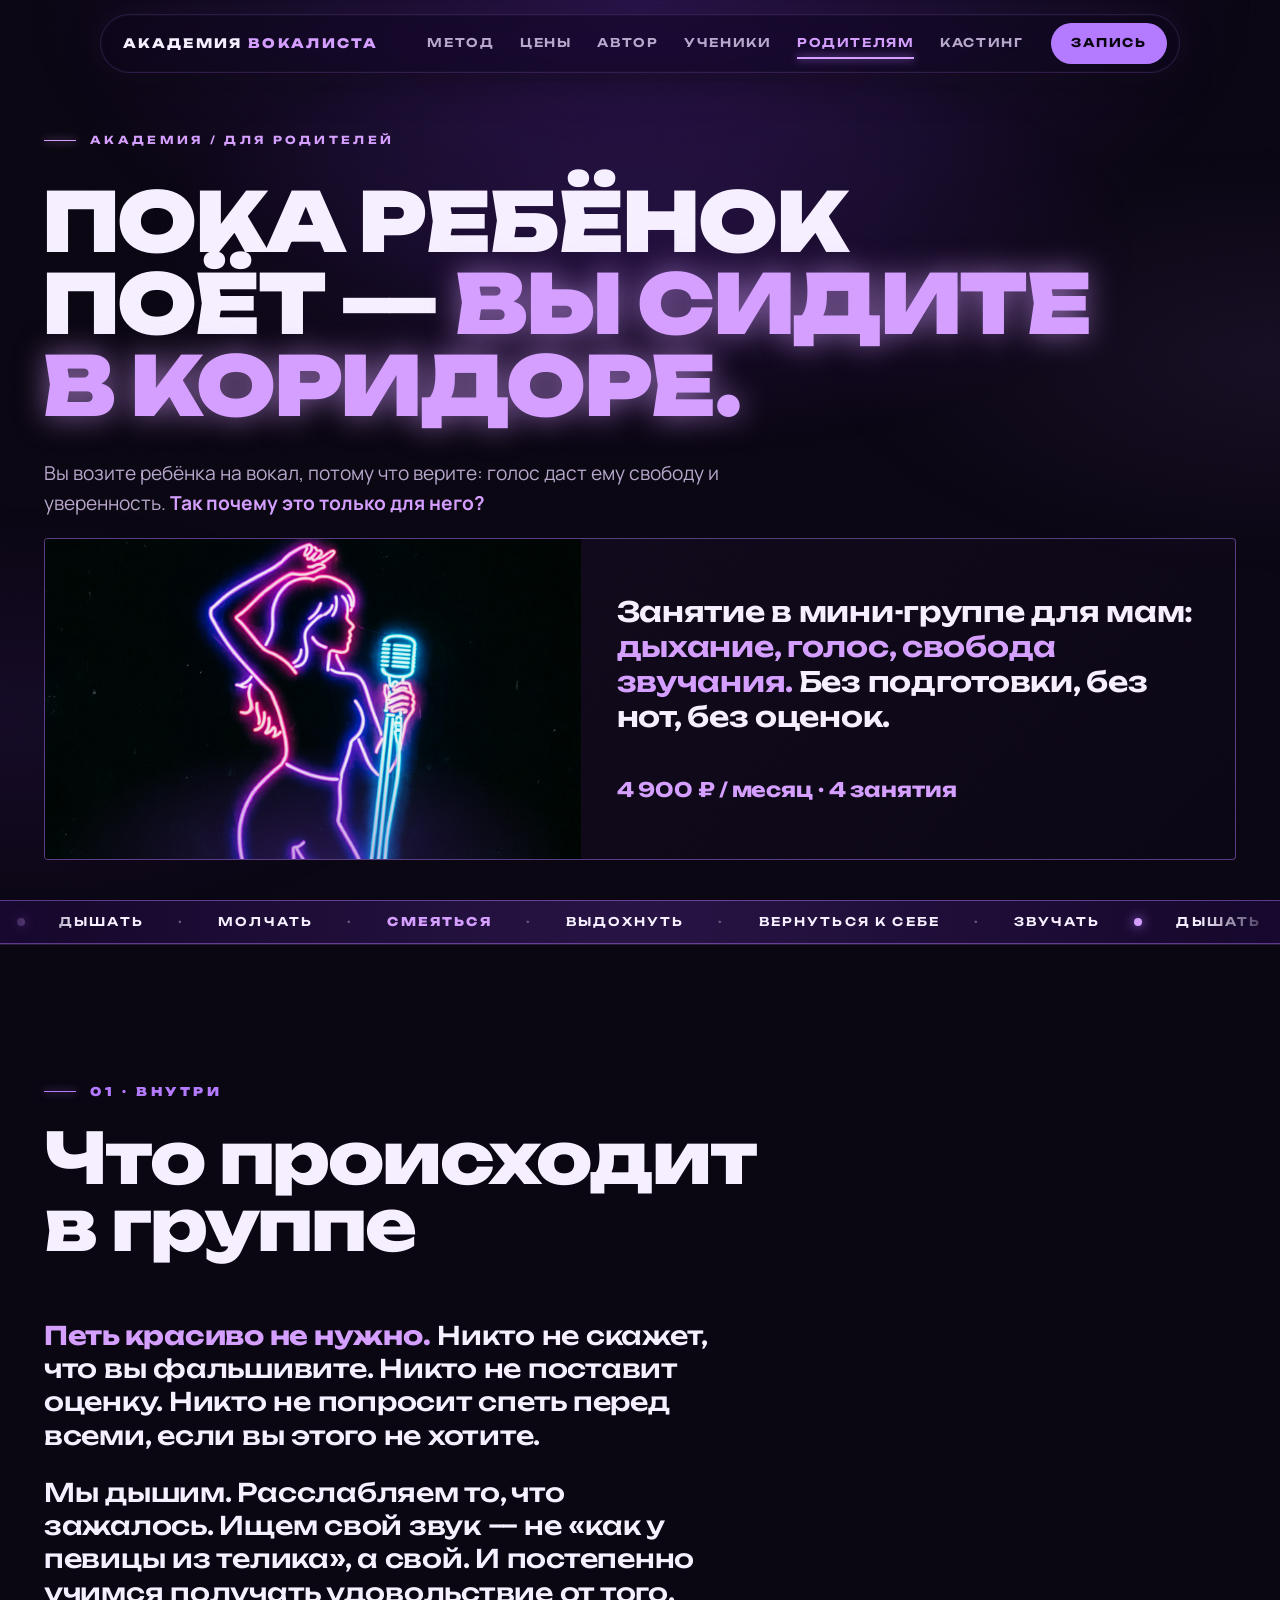
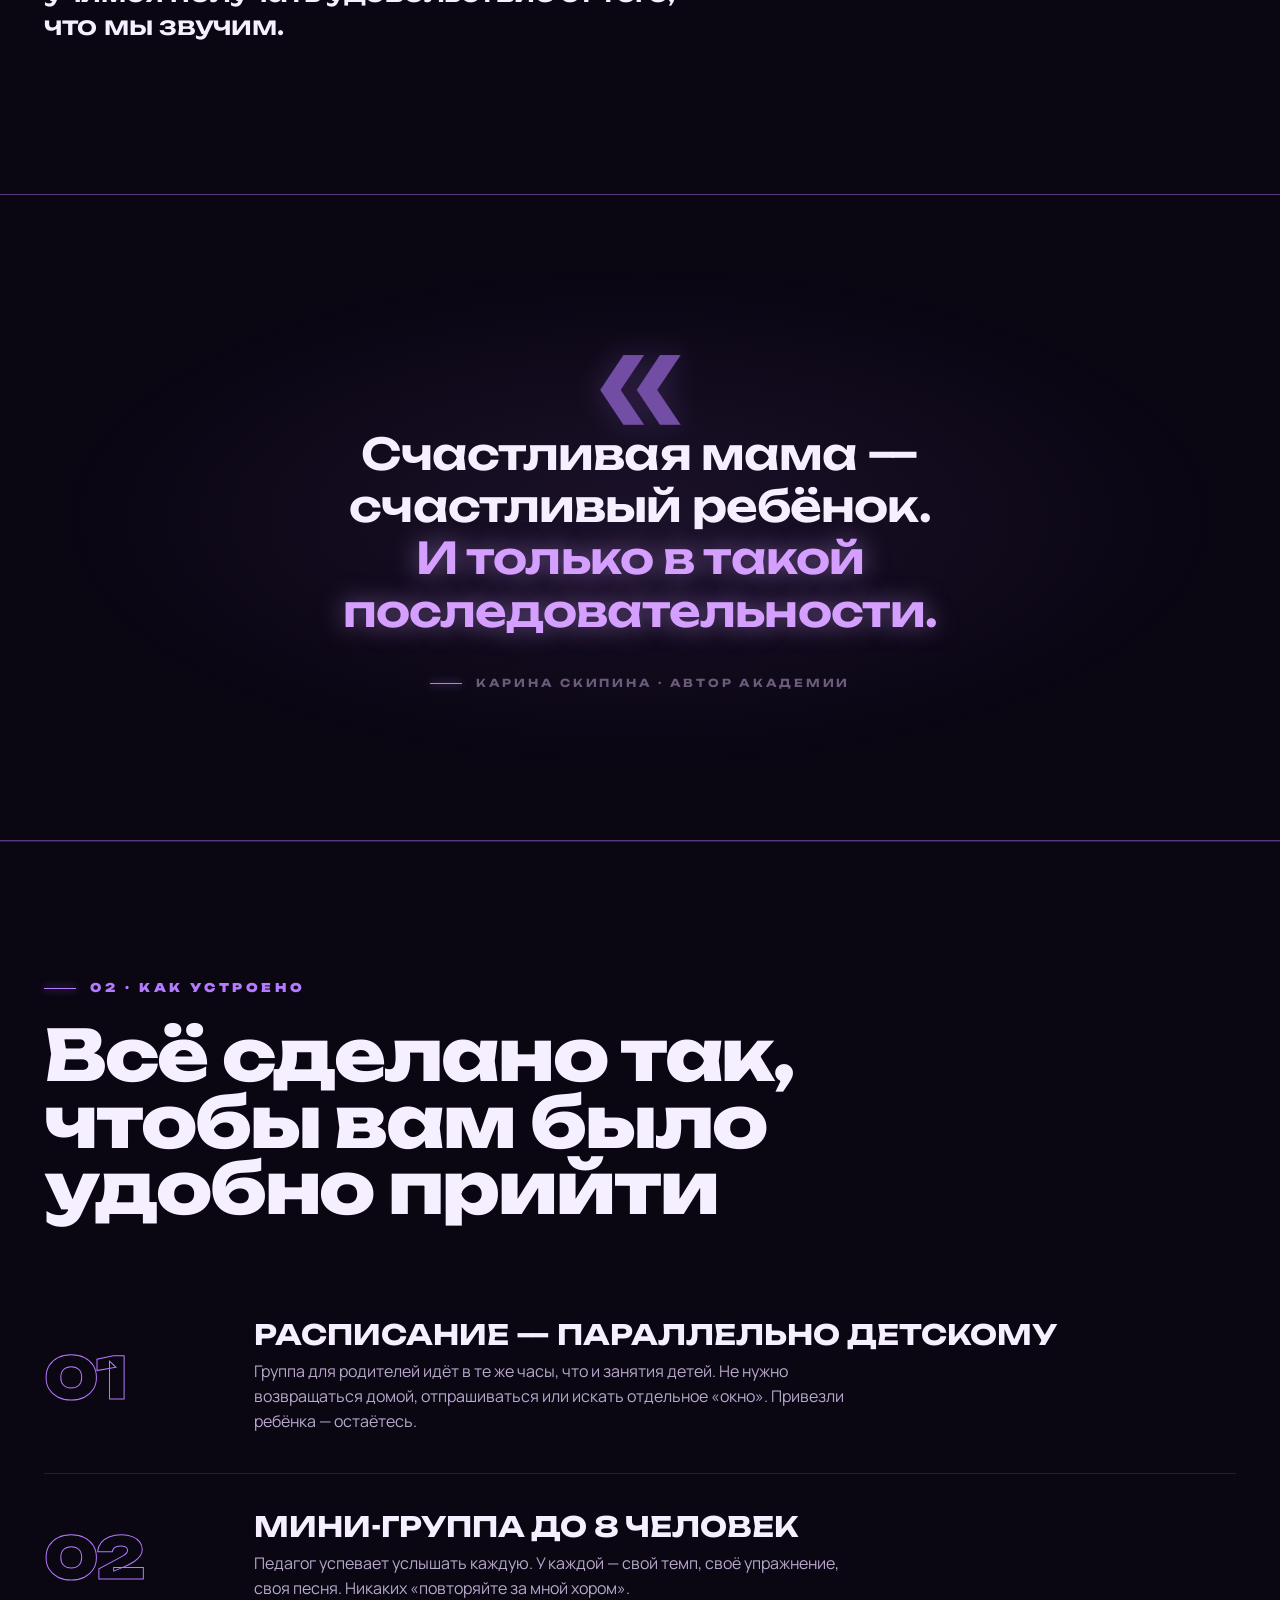
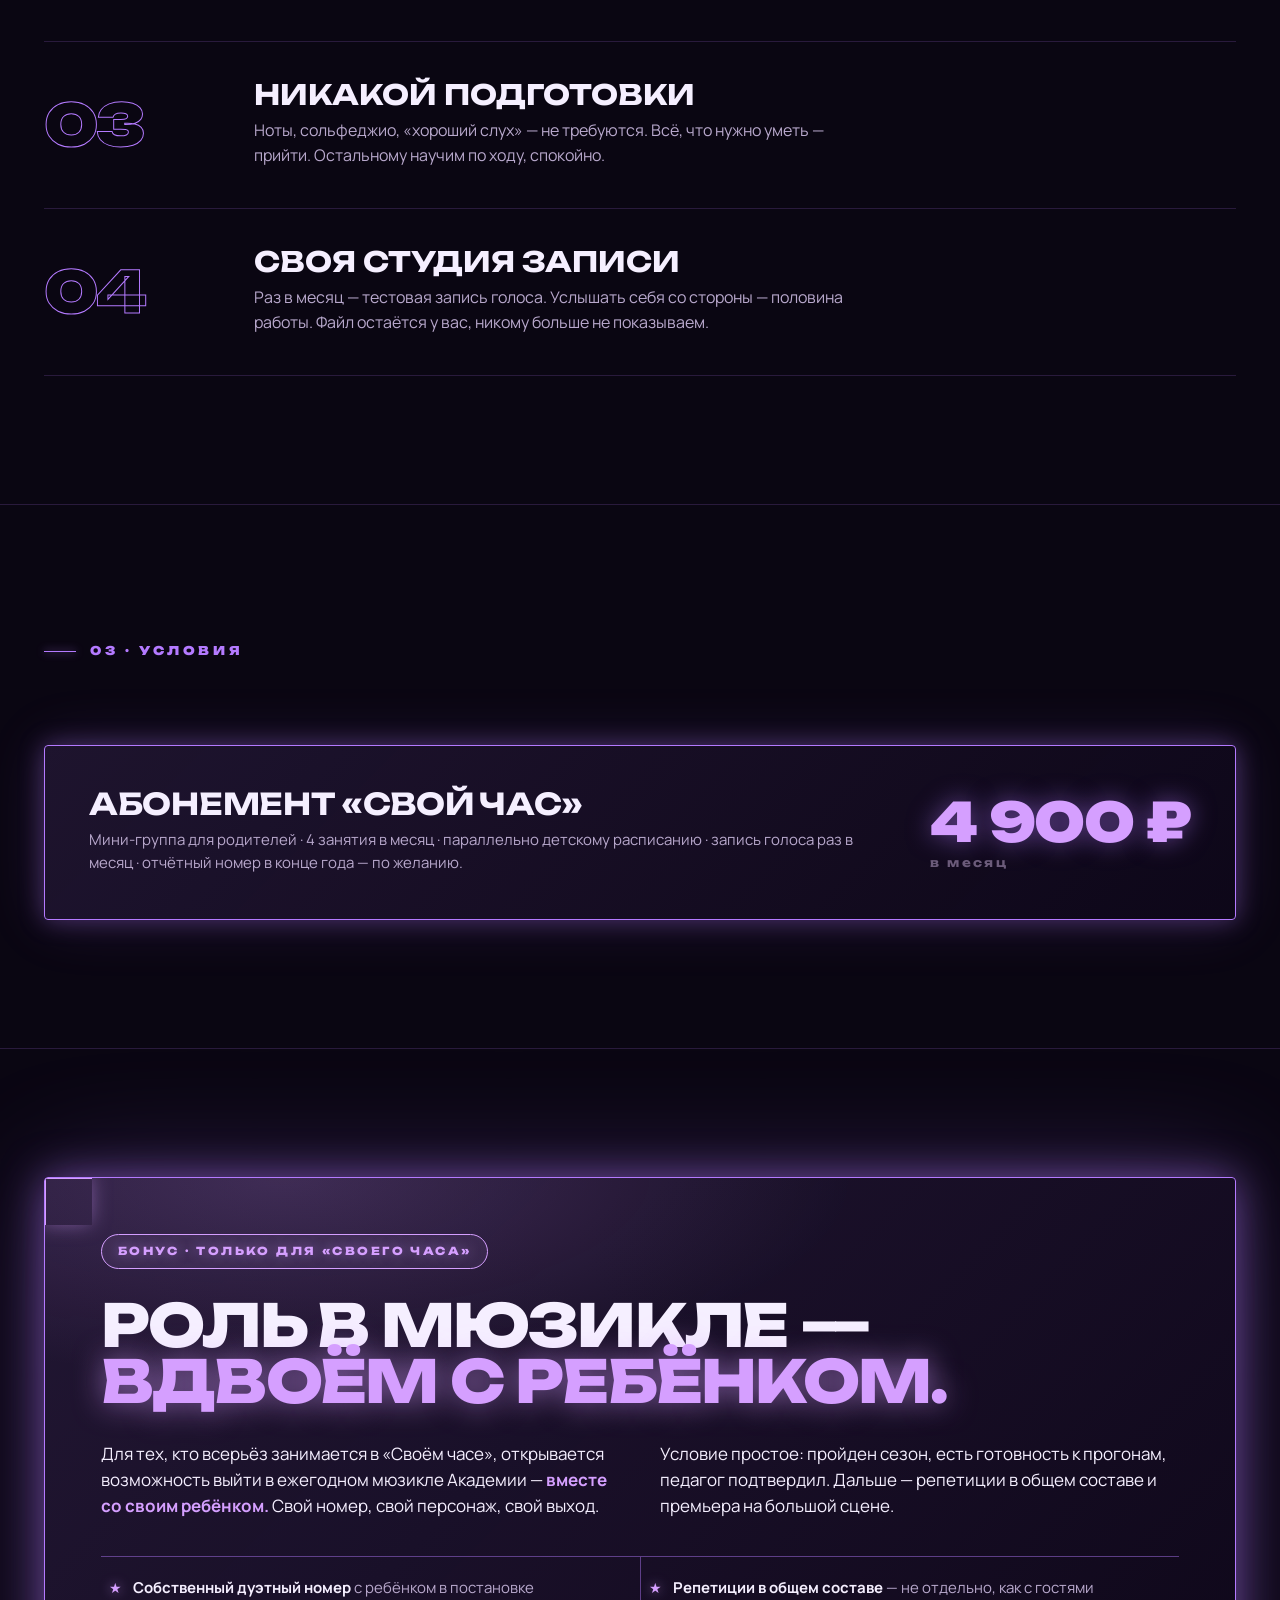
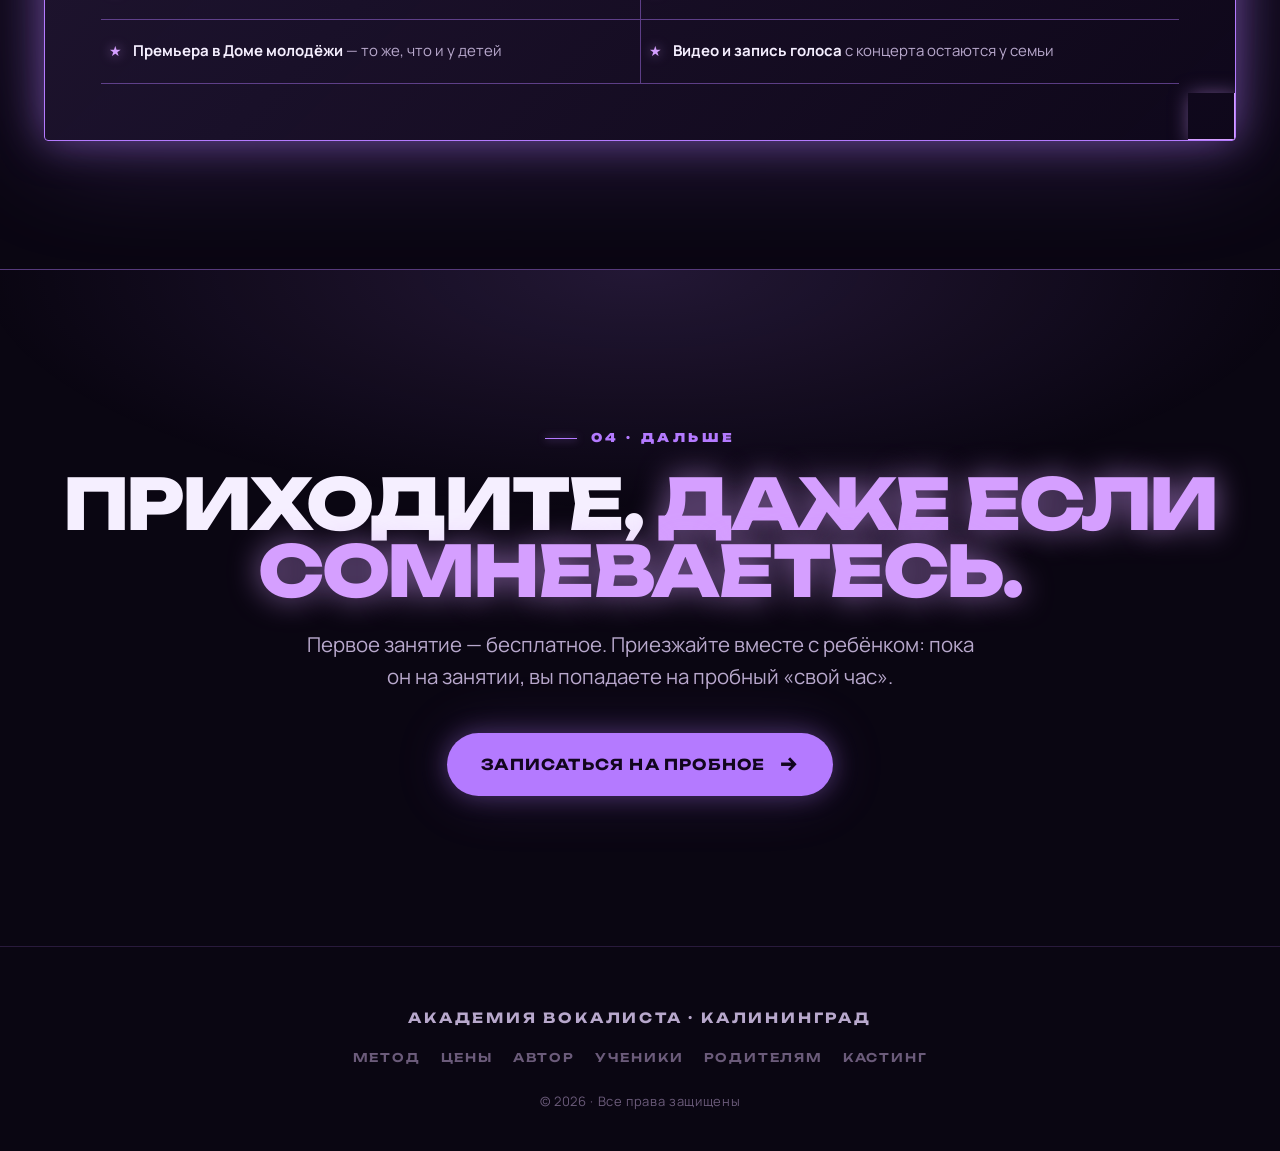
<file: parents.html>
<!DOCTYPE html>
<html lang="ru">
<head>
<meta charset="UTF-8" />
<meta name="viewport" content="width=device-width, initial-scale=1.0" />
<title>Родителям — Академия Вокалиста</title>
<meta name="description" content="Пока ребёнок на занятии — у вас есть свой час. Мини-группа для мам: дыхание, голос, свобода звучания. Без подготовки, без нот, без оценок." />
<link rel="preconnect" href="https://fonts.googleapis.com">
<link rel="preconnect" href="https://fonts.gstatic.com" crossorigin>
<link href="https://fonts.googleapis.com/css2?family=Unbounded:wght@400;600;700;800;900&family=Manrope:wght@300;400;500;600;700&display=swap&subset=cyrillic,latin" rel="stylesheet">
<link rel="stylesheet" href="assets/styles.css"/>
</head>
<body>

<header class="site-header">
  <div class="wrap">
    <a href="index.html" class="brand">АКАДЕМИЯ <span>ВОКАЛИСТА</span></a>
    <button class="nav-toggle" type="button" aria-label="Меню" aria-expanded="false" aria-controls="site-nav">
      <span></span><span></span><span></span>
    </button>
    <nav id="site-nav" class="site-nav">
      <a href="metod.html">Метод</a>
      <a href="prices.html">Цены</a>
      <a href="karina.html">Автор</a>
      <a href="results.html">Ученики</a>
      <a href="parents.html" class="active">Родителям</a>
      <a href="casting.html">Кастинг</a>
    </nav>
    <a href="#contacts" class="btn-mini">Запись</a>
  </div>
</header>

<main>

<section class="page-hero parents-hero">
  <div class="wrap">
    <div class="page-hero-crumb">Академия / Для родителей</div>
    <h1>Пока ребёнок поёт — <span class="neon">вы сидите<br/>в коридоре.</span></h1>
    <p class="page-hero-lead parents-lead">Вы возите ребёнка на вокал, потому что верите: голос даст ему свободу и уверенность. <strong>Так почему это только для него?</strong></p>

    <div class="parents-hero-visual">
      <div class="hero-visual-photo">
        <img src="assets/img/neon-woman.png" alt="Голос — тоже для вас" loading="eager"/>
      </div>
      <div class="hero-visual-body">
        <div class="subtitle">Занятие в мини-группе для мам: <span class="accent">дыхание, голос, свобода звучания.</span> Без подготовки, без нот, без оценок.</div>
        <div class="subprice">4 900 ₽ / месяц · 4 занятия</div>
      </div>
    </div>
  </div>
</section>

<a href="#contacts" class="hero-marquee parents-marquee" aria-label="Ключевые слова программы">
  <div class="hero-marquee-track">
    <div class="hero-marquee-group"><span class="dot"></span><span>Дышать</span><span class="sep">·</span><span>Молчать</span><span class="sep">·</span><strong>Смеяться</strong><span class="sep">·</span><span>Выдохнуть</span><span class="sep">·</span><span>Вернуться к себе</span><span class="sep">·</span><span>Звучать</span></div>
    <div class="hero-marquee-group" aria-hidden="true"><span class="dot"></span><span>Дышать</span><span class="sep">·</span><span>Молчать</span><span class="sep">·</span><strong>Смеяться</strong><span class="sep">·</span><span>Выдохнуть</span><span class="sep">·</span><span>Вернуться к себе</span><span class="sep">·</span><span>Звучать</span></div>
    <div class="hero-marquee-group" aria-hidden="true"><span class="dot"></span><span>Дышать</span><span class="sep">·</span><span>Молчать</span><span class="sep">·</span><strong>Смеяться</strong><span class="sep">·</span><span>Выдохнуть</span><span class="sep">·</span><span>Вернуться к себе</span><span class="sep">·</span><span>Звучать</span></div>
    <div class="hero-marquee-group" aria-hidden="true"><span class="dot"></span><span>Дышать</span><span class="sep">·</span><span>Молчать</span><span class="sep">·</span><strong>Смеяться</strong><span class="sep">·</span><span>Выдохнуть</span><span class="sep">·</span><span>Вернуться к себе</span><span class="sep">·</span><span>Звучать</span></div>
  </div>
</a>

<section>
  <div class="wrap">
    <div class="sec-num">01 · Внутри</div>
    <h2>Что происходит<br/>в группе</h2>

    <div class="parents-inside single">
      <div class="parents-inside-lead">
        <p><strong>Петь красиво не нужно.</strong> Никто не скажет, что вы фальшивите. Никто не поставит оценку. Никто не попросит спеть перед всеми, если вы этого не хотите.</p>
        <p>Мы дышим. Расслабляем то, что зажалось. Ищем свой звук — не «как у певицы из телика», а свой. И постепенно учимся получать удовольствие от того, что мы звучим.</p>
      </div>
    </div>
  </div>
</section>

<section class="parents-quote-section">
  <div class="wrap">
    <blockquote class="parents-quote">
      <div class="mark">«</div>
      <p>Счастливая мама — счастливый ребёнок.<br/><span class="accent">И только в такой последовательности.</span></p>
      <cite>Карина Скипина · автор Академии</cite>
    </blockquote>
  </div>
</section>

<section>
  <div class="wrap">
    <div class="sec-num">02 · Как устроено</div>
    <h2>Всё сделано так,<br/>чтобы вам было<br/>удобно прийти</h2>
    <div class="path">
      <div class="path-step">
        <div>
          <h3>Расписание — параллельно детскому</h3>
          <p>Группа для родителей идёт в те же часы, что и занятия детей. Не нужно возвращаться домой, отпрашиваться или искать отдельное «окно». Привезли ребёнка — остаётесь.</p>
        </div>
      </div>
      <div class="path-step">
        <div>
          <h3>Мини-группа до 8 человек</h3>
          <p>Педагог успевает услышать каждую. У каждой — свой темп, своё упражнение, своя песня. Никаких «повторяйте за мной хором».</p>
        </div>
      </div>
      <div class="path-step">
        <div>
          <h3>Никакой подготовки</h3>
          <p>Ноты, сольфеджио, «хороший слух» — не требуются. Всё, что нужно уметь — прийти. Остальному научим по ходу, спокойно.</p>
        </div>
      </div>
      <div class="path-step">
        <div>
          <h3>Своя студия записи</h3>
          <p>Раз в месяц — тестовая запись голоса. Услышать себя со стороны — половина работы. Файл остаётся у вас, никому больше не показываем.</p>
        </div>
      </div>
    </div>
  </div>
</section>

<section>
  <div class="wrap">
    <div class="sec-num">03 · Условия</div>
    <div class="parents-price-card">
      <div>
        <h3>Абонемент «Свой час»</h3>
        <p>Мини-группа для родителей · 4 занятия в месяц · параллельно детскому расписанию · запись голоса раз в месяц · отчётный номер в конце года — по желанию.</p>
      </div>
      <div class="price">4 900 ₽<small>в месяц</small></div>
    </div>
  </div>
</section>

<section>
  <div class="wrap">
    <div class="parents-bonus">
      <div class="parents-bonus-tag">Бонус · только для «Своего часа»</div>
      <h2>Роль в мюзикле —<br/><span class="neon">вдвоём с ребёнком.</span></h2>
      <div class="parents-bonus-body">
        <p>Для тех, кто всерьёз занимается в «Своём часе», открывается возможность выйти в ежегодном мюзикле Академии — <strong>вместе со своим ребёнком.</strong> Свой номер, свой персонаж, свой выход.</p>
        <p>Условие простое: пройден сезон, есть готовность к прогонам, педагог подтвердил. Дальше — репетиции в общем составе и премьера на большой сцене.</p>
      </div>
      <ul class="parents-bonus-list">
        <li><strong>Собственный дуэтный номер</strong> с ребёнком в постановке</li>
        <li><strong>Репетиции в общем составе</strong> — не отдельно, как с гостями</li>
        <li><strong>Премьера в Доме молодёжи</strong> — то же, что и у детей</li>
        <li><strong>Видео и запись голоса</strong> с концерта остаются у семьи</li>
      </ul>
    </div>
  </div>
</section>

<section id="contacts" class="parents-final">
  <div class="wrap" style="text-align:center;">
    <div class="sec-num" style="justify-content:center;">04 · Дальше</div>
    <h2>Приходите, <span class="neon">даже если<br/>сомневаетесь.</span></h2>
    <p class="lead" style="margin:24px auto 40px; max-width:56ch;">Первое занятие — бесплатное. Приезжайте вместе с ребёнком: пока он на занятии, вы попадаете на пробный «свой час».</p>
    <a href="casting.html#contacts" class="btn">Записаться на пробное</a>
  </div>
</section>

</main>

<footer class="site-footer">
  <div class="wrap">
    <div class="brand-line">Академия Вокалиста · Калининград</div>
    <nav class="footer-nav">
      <a href="metod.html">Метод</a>
      <a href="prices.html">Цены</a>
      <a href="karina.html">Автор</a>
      <a href="results.html">Ученики</a>
      <a href="parents.html">Родителям</a>
      <a href="casting.html">Кастинг</a>
    </nav>
    <div>© 2026 · Все права защищены</div>
  </div>
</footer>

<script src="assets/main.js"></script>
</body>
</html>
</file>
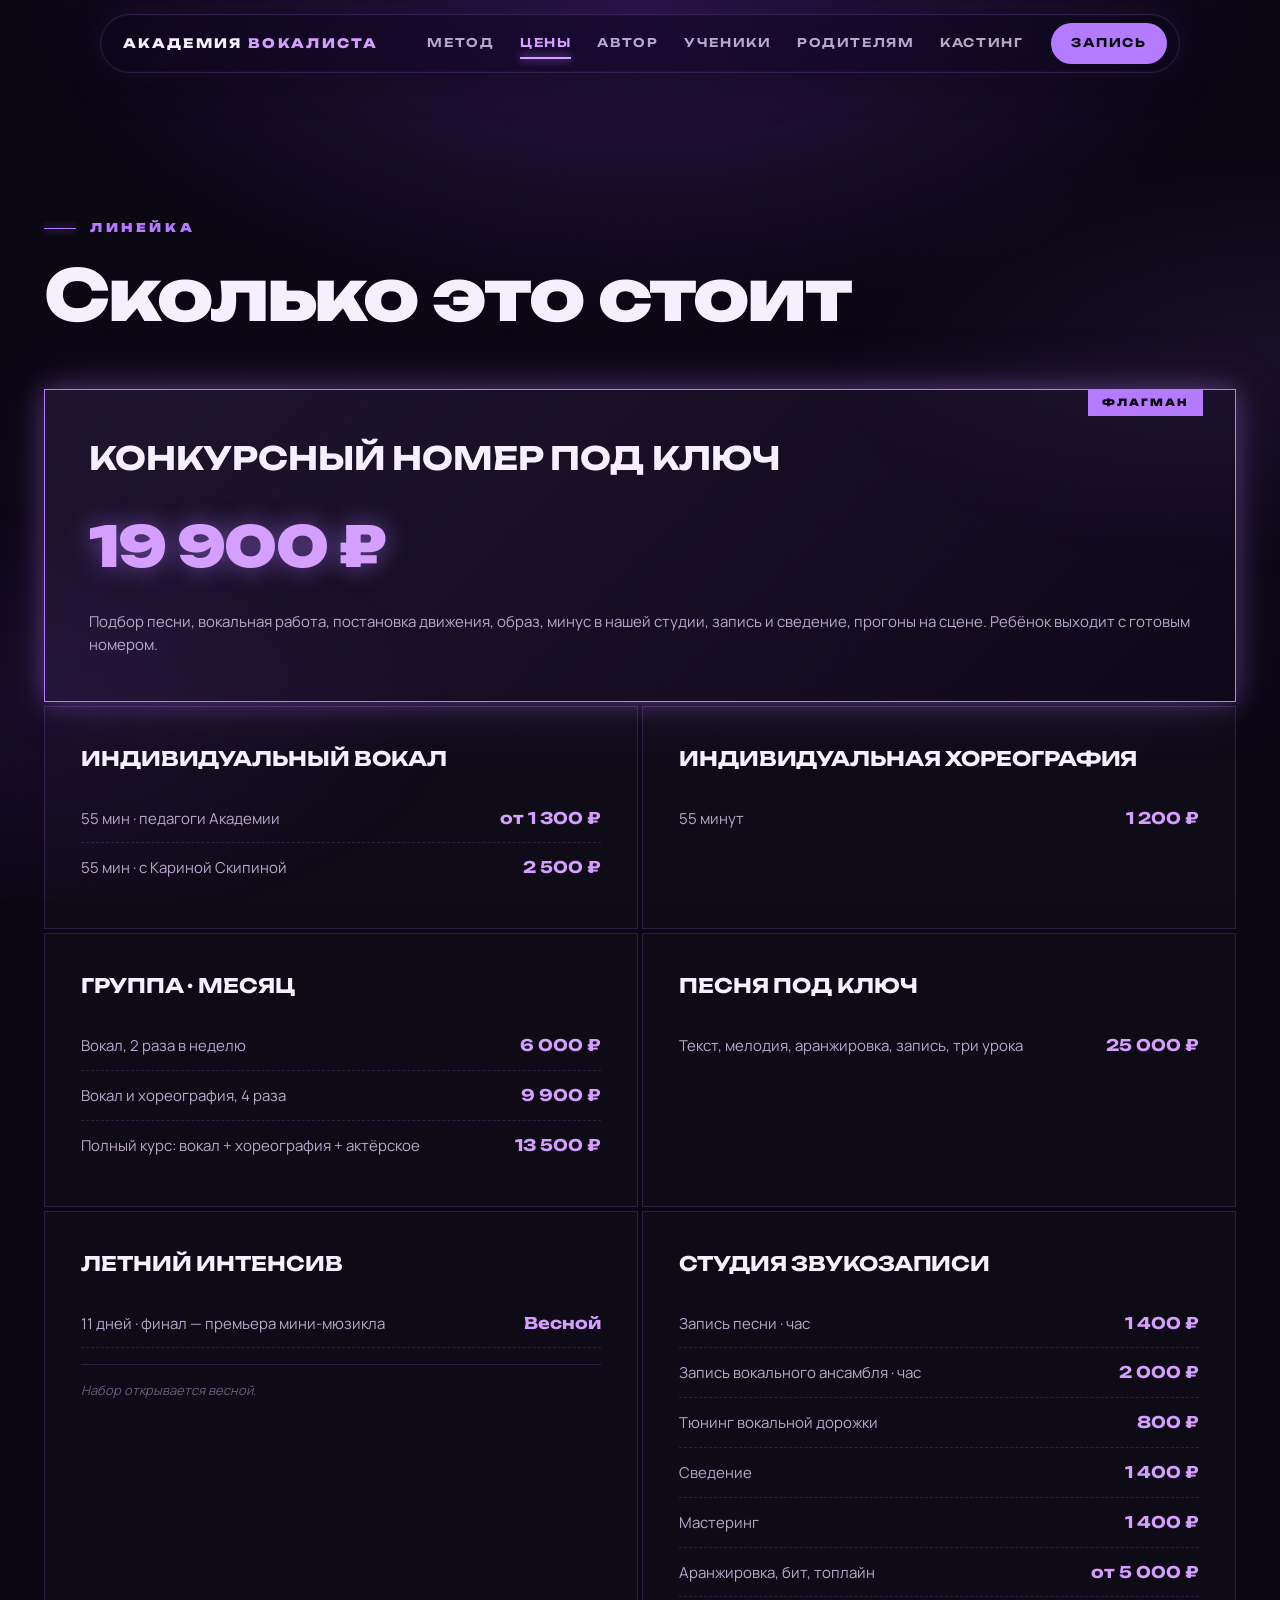
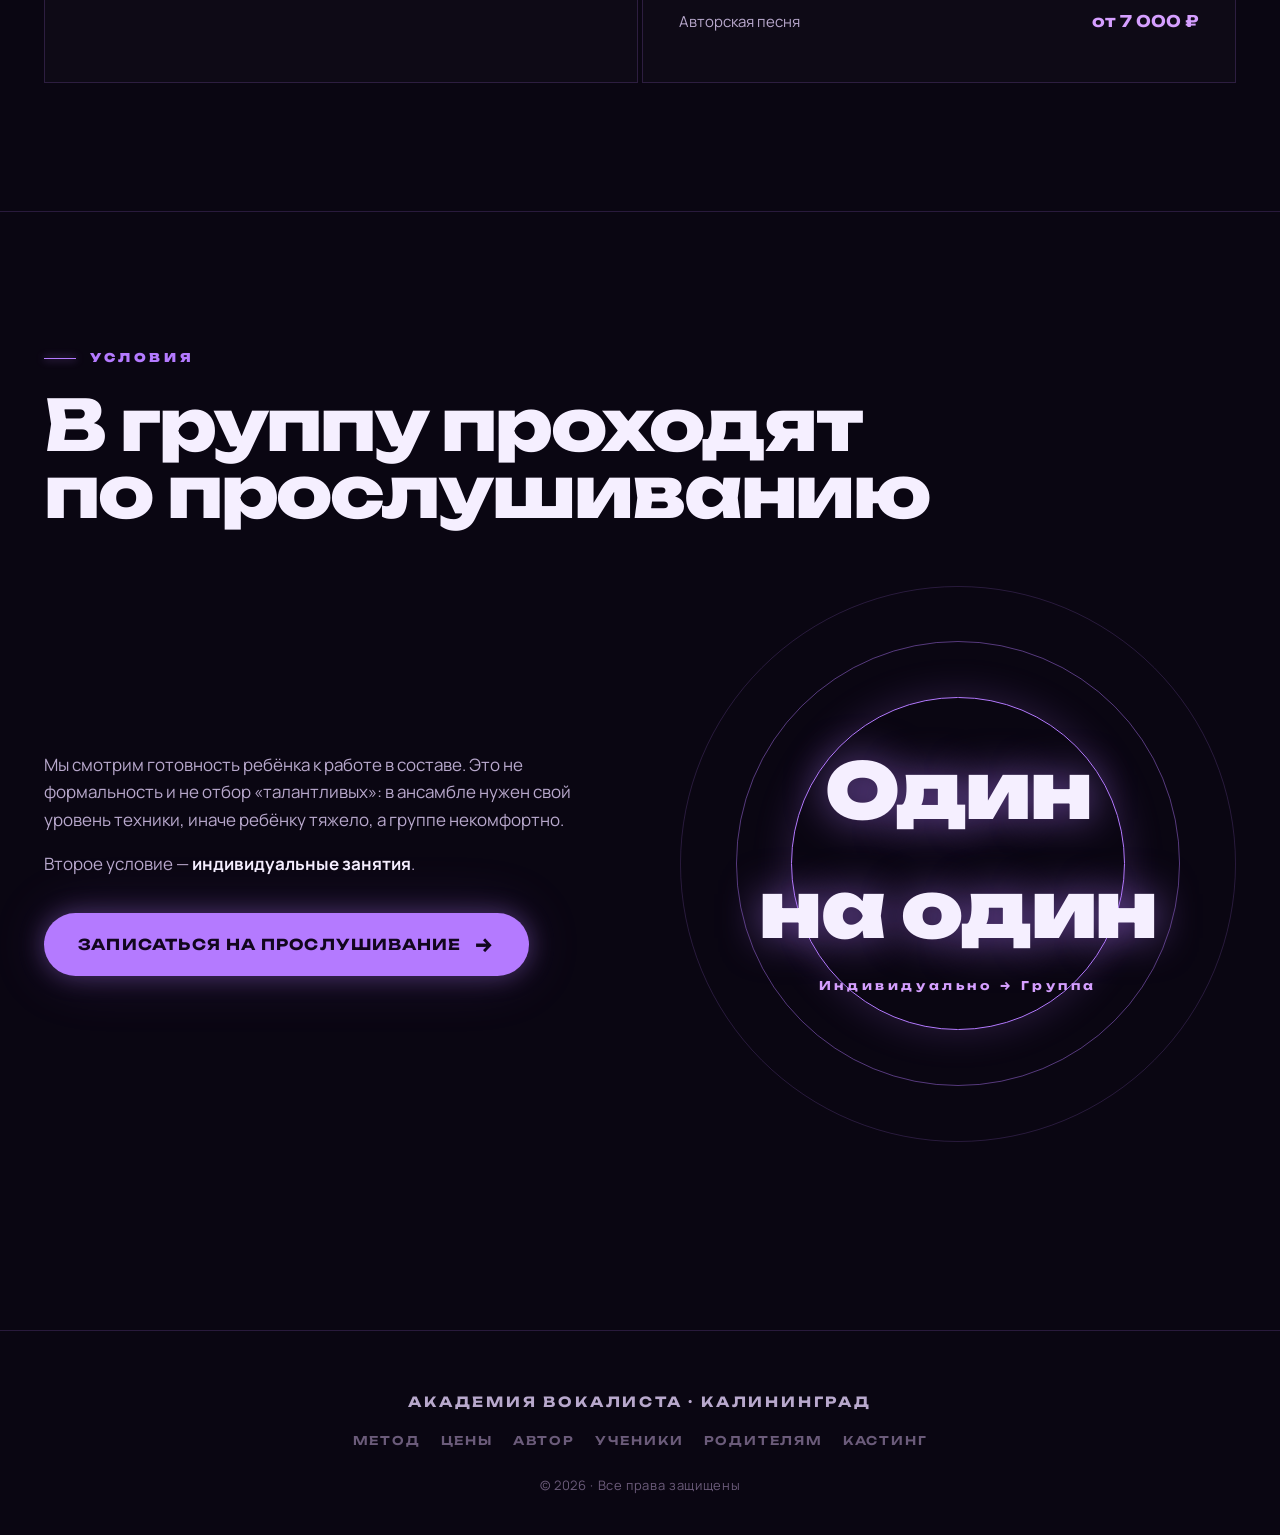
<file: prices.html>
<!DOCTYPE html>
<html lang="ru">
<head>
<meta charset="UTF-8" />
<meta name="viewport" content="width=device-width, initial-scale=1.0" />
<title>Цены — Академия Вокалиста</title>
<meta name="description" content="Индивидуальный и групповой вокал, хореография, конкурсный номер под ключ, песня под ключ, студия звукозаписи. Цены и условия входа." />
<link rel="preconnect" href="https://fonts.googleapis.com">
<link rel="preconnect" href="https://fonts.gstatic.com" crossorigin>
<link href="https://fonts.googleapis.com/css2?family=Unbounded:wght@400;600;700;800;900&family=Manrope:wght@300;400;500;600;700&display=swap&subset=cyrillic,latin" rel="stylesheet">
<link rel="stylesheet" href="assets/styles.css"/>
</head>
<body>

<header class="site-header">
  <div class="wrap">
    <a href="index.html" class="brand">АКАДЕМИЯ <span>ВОКАЛИСТА</span></a>
    <button class="nav-toggle" type="button" aria-label="Меню" aria-expanded="false" aria-controls="site-nav">
      <span></span><span></span><span></span>
    </button>
    <nav id="site-nav" class="site-nav">
      <a href="metod.html">Метод</a>
      <a href="prices.html" class="active">Цены</a>
      <a href="karina.html">Автор</a>
      <a href="results.html">Ученики</a>
      <a href="parents.html">Родителям</a>
      <a href="casting.html">Кастинг</a>
    </nav>
    <a href="casting.html#contacts" class="btn-mini">Запись</a>
  </div>
</header>

<main>

<section id="prices">
  <div class="wrap">
    <div class="sec-num">Линейка</div>
    <h2>Сколько это стоит</h2>

    <div class="prices">
      <div class="price-card hero-price">
        <h4>Конкурсный номер под ключ</h4>
        <div class="big-price">19 900 ₽</div>
        <p>Подбор песни, вокальная работа, постановка движения, образ, минус в нашей студии, запись и сведение, прогоны на сцене. Ребёнок выходит с готовым номером.</p>
      </div>

      <div class="price-card">
        <h4>Индивидуальный вокал</h4>
        <div class="pline"><span class="name">55 мин · педагоги Академии</span><span class="price">от 1 300 ₽</span></div>
        <div class="pline"><span class="name">55 мин · с Кариной Скипиной</span><span class="price">2 500 ₽</span></div>
      </div>

      <div class="price-card">
        <h4>Индивидуальная хореография</h4>
        <div class="pline"><span class="name">55 минут</span><span class="price">1 200 ₽</span></div>
      </div>

      <div class="price-card">
        <h4>Группа · месяц</h4>
        <div class="pline"><span class="name">Вокал, 2 раза в неделю</span><span class="price">6 000 ₽</span></div>
        <div class="pline"><span class="name">Вокал и хореография, 4 раза</span><span class="price">9 900 ₽</span></div>
        <div class="pline"><span class="name">Полный курс: вокал + хореография + актёрское</span><span class="price">13 500 ₽</span></div>
      </div>

      <div class="price-card">
        <h4>Песня под ключ</h4>
        <div class="pline"><span class="name">Текст, мелодия, аранжировка, запись, три урока</span><span class="price">25 000 ₽</span></div>
      </div>

      <div class="price-card">
        <h4>Летний интенсив</h4>
        <div class="pline"><span class="name">11 дней · финал — премьера мини-мюзикла</span><span class="price">Весной</span></div>
        <div class="note">Набор открывается весной.</div>
      </div>

      <div class="price-card">
        <h4>Студия звукозаписи</h4>
        <div class="pline"><span class="name">Запись песни · час</span><span class="price">1 400 ₽</span></div>
        <div class="pline"><span class="name">Запись вокального ансамбля · час</span><span class="price">2 000 ₽</span></div>
        <div class="pline"><span class="name">Тюнинг вокальной дорожки</span><span class="price">800 ₽</span></div>
        <div class="pline"><span class="name">Сведение</span><span class="price">1 400 ₽</span></div>
        <div class="pline"><span class="name">Мастеринг</span><span class="price">1 400 ₽</span></div>
        <div class="pline"><span class="name">Аранжировка, бит, топлайн</span><span class="price">от 5 000 ₽</span></div>
        <div class="pline"><span class="name">Авторская песня</span><span class="price">от 7 000 ₽</span></div>
      </div>
    </div>
  </div>
</section>

<section id="entry">
  <div class="wrap">
    <div class="sec-num">Условия</div>
    <h2>В группу проходят<br/>по прослушиванию</h2>
    <div class="entry">
      <div class="entry-text">
        <p>Мы смотрим готовность ребёнка к работе в составе. Это не формальность и не отбор «талантливых»: в ансамбле нужен свой уровень техники, иначе ребёнку тяжело, а группе некомфортно.</p>
        <p>Второе условие — <strong>индивидуальные занятия</strong>.</p>
        <div class="entry-cta">
          <a href="casting.html#contacts" class="btn">Записаться на прослушивание</a>
        </div>
      </div>
      <div class="entry-visual">
        <div class="ring"></div>
        <div class="ring"></div>
        <div class="ring"></div>
        <div class="core-word">
          Один<br/>на один
          <span>Индивидуально → Группа</span>
        </div>
      </div>
    </div>
  </div>
</section>

</main>

<footer class="site-footer">
  <div class="wrap">
    <div class="brand-line">Академия Вокалиста · Калининград</div>
    <nav class="footer-nav">
      <a href="metod.html">Метод</a>
      <a href="prices.html">Цены</a>
      <a href="karina.html">Автор</a>
      <a href="results.html">Ученики</a>
      <a href="parents.html">Родителям</a>
      <a href="casting.html">Кастинг</a>
    </nav>
    <div>© 2026 · Все права защищены</div>
  </div>
</footer>

<script src="assets/main.js"></script>
</body>
</html>
</file>
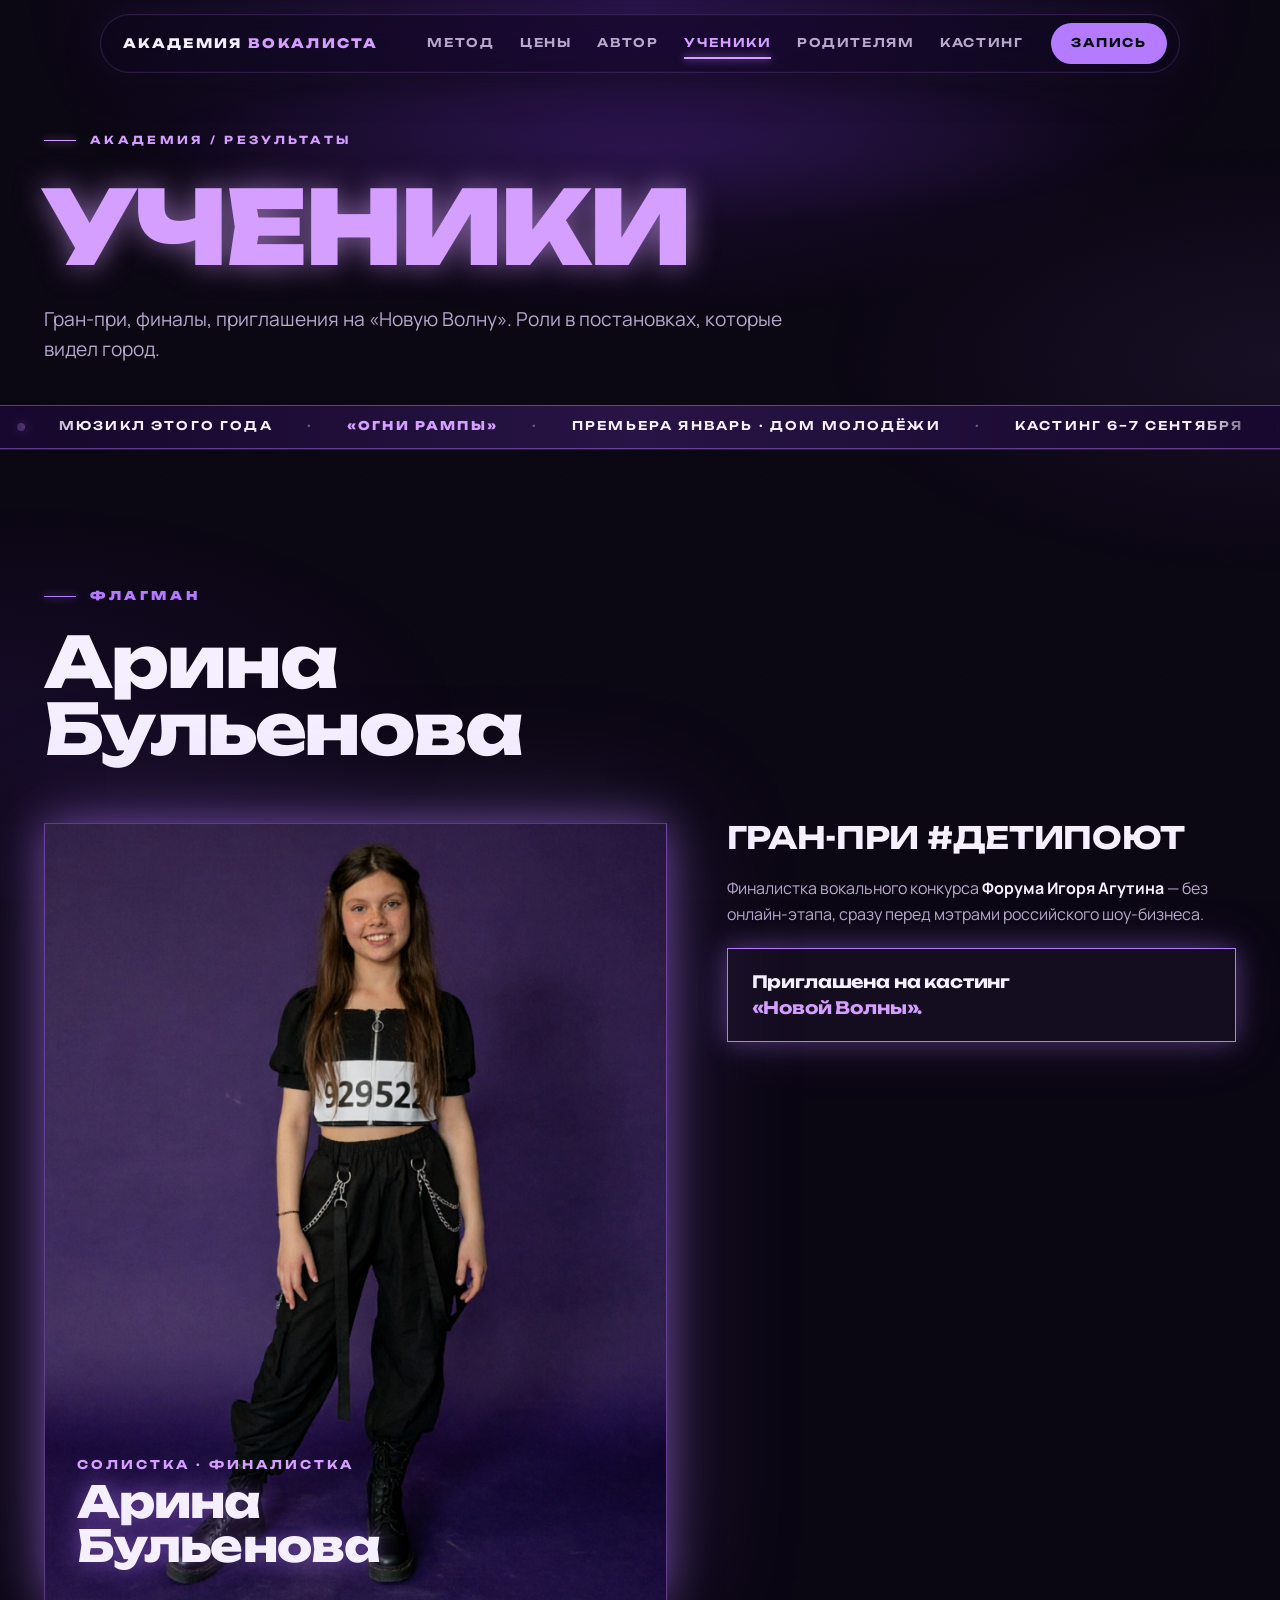
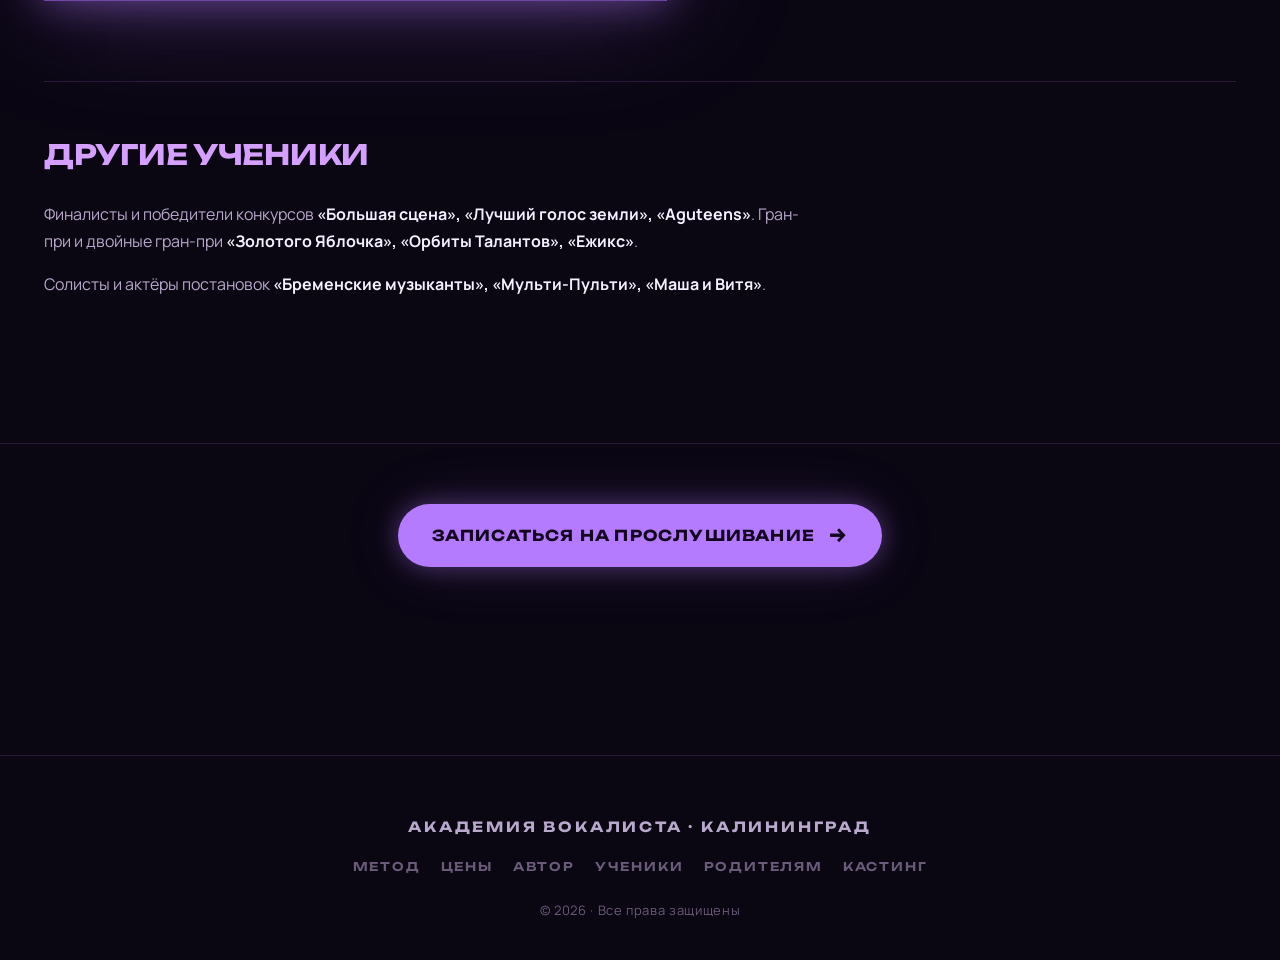
<file: results.html>
<!DOCTYPE html>
<html lang="ru">
<head>
<meta charset="UTF-8" />
<meta name="viewport" content="width=device-width, initial-scale=1.0" />
<title>Ученики — Академия Вокалиста</title>
<meta name="description" content="Гран-при, финалы, приглашения на «Новую Волну». И отдельно — вокал для мам, пока ребёнок на занятии." />
<link rel="preconnect" href="https://fonts.googleapis.com">
<link rel="preconnect" href="https://fonts.gstatic.com" crossorigin>
<link href="https://fonts.googleapis.com/css2?family=Unbounded:wght@400;600;700;800;900&family=Manrope:wght@300;400;500;600;700&display=swap&subset=cyrillic,latin" rel="stylesheet">
<link rel="stylesheet" href="assets/styles.css"/>
</head>
<body>

<svg width="0" height="0" style="position:absolute" aria-hidden="true">
  <defs>
    <linearGradient id="arinaGrad" x1="0%" y1="0%" x2="0%" y2="100%">
      <stop offset="0%" stop-color="#f5efff" stop-opacity="1"/>
      <stop offset="100%" stop-color="#d59fff" stop-opacity="0.5"/>
    </linearGradient>
    <symbol id="silh" viewBox="0 0 100 130">
      <path d="M50 8 C58 8 65 15 65 24 C65 33 58 40 50 40 C42 40 35 33 35 24 C35 15 42 8 50 8 Z M25 65 C25 52 36 44 50 44 C64 44 75 52 75 65 L80 130 L20 130 Z"/>
    </symbol>
  </defs>
</svg>

<header class="site-header">
  <div class="wrap">
    <a href="index.html" class="brand">АКАДЕМИЯ <span>ВОКАЛИСТА</span></a>
    <button class="nav-toggle" type="button" aria-label="Меню" aria-expanded="false" aria-controls="site-nav">
      <span></span><span></span><span></span>
    </button>
    <nav id="site-nav" class="site-nav">
      <a href="metod.html">Метод</a>
      <a href="prices.html">Цены</a>
      <a href="karina.html">Автор</a>
      <a href="results.html" class="active">Ученики</a>
      <a href="parents.html">Родителям</a>
      <a href="casting.html">Кастинг</a>
    </nav>
    <a href="casting.html#contacts" class="btn-mini">Запись</a>
  </div>
</header>

<main>

<section class="page-hero">
  <div class="wrap">
    <div class="page-hero-crumb">Академия / Результаты</div>
    <h1><span class="neon">Ученики</span></h1>
    <p class="page-hero-lead">Гран-при, финалы, приглашения на «Новую Волну». Роли в постановках, которые видел город.</p>
  </div>
</section>

<a href="casting.html" class="hero-marquee" aria-label="Мюзикл «Огни рампы» — кастинг 6–7 сентября">
  <div class="hero-marquee-track">
    <div class="hero-marquee-group"><span class="dot"></span><span>Мюзикл этого года</span><span class="sep">·</span><strong>«Огни рампы»</strong><span class="sep">·</span><span>Премьера январь · Дом молодёжи</span><span class="sep">·</span><span>Кастинг 6–7 сентября</span><span class="arrow">→</span></div>
    <div class="hero-marquee-group" aria-hidden="true"><span class="dot"></span><span>Мюзикл этого года</span><span class="sep">·</span><strong>«Огни рампы»</strong><span class="sep">·</span><span>Премьера январь · Дом молодёжи</span><span class="sep">·</span><span>Кастинг 6–7 сентября</span><span class="arrow">→</span></div>
    <div class="hero-marquee-group" aria-hidden="true"><span class="dot"></span><span>Мюзикл этого года</span><span class="sep">·</span><strong>«Огни рампы»</strong><span class="sep">·</span><span>Премьера январь · Дом молодёжи</span><span class="sep">·</span><span>Кастинг 6–7 сентября</span><span class="arrow">→</span></div>
    <div class="hero-marquee-group" aria-hidden="true"><span class="dot"></span><span>Мюзикл этого года</span><span class="sep">·</span><strong>«Огни рампы»</strong><span class="sep">·</span><span>Премьера январь · Дом молодёжи</span><span class="sep">·</span><span>Кастинг 6–7 сентября</span><span class="arrow">→</span></div>
  </div>
</a>

<section id="results">
  <div class="wrap">
    <div class="sec-num">Флагман</div>
    <h2>Арина<br/>Бульенова</h2>
    <div class="arina">
      <div class="arina-photo has-img">
        <img src="assets/img/arina.png" alt="Арина Бульенова" loading="lazy"/>
        <div class="label">
          <span class="role-big">Солистка · Финалистка</span>
          <span class="name-big">Арина<br/>Бульенова</span>
        </div>
      </div>
      <div class="arina-info">
        <h3>Гран-при #ДетиПоют</h3>
        <p>Финалистка вокального конкурса <strong>Форума Игоря Агутина</strong> — без онлайн-этапа, сразу перед мэтрами российского шоу-бизнеса.</p>
        <div class="highlight">
          Приглашена на кастинг<br/>
          <strong>«Новой Волны».</strong>
        </div>
      </div>
    </div>

    <div class="other-students">
      <h3>Другие ученики</h3>
      <p>Финалисты и победители конкурсов <strong>«Большая сцена», «Лучший голос земли», «Aguteens»</strong>. Гран-при и двойные гран-при <strong>«Золотого Яблочка», «Орбиты Талантов», «Ежикс»</strong>.</p>
      <p>Солисты и актёры постановок <strong>«Бременские музыканты», «Мульти-Пульти», «Маша и Витя»</strong>.</p>
    </div>
  </div>
</section>

<section style="text-align:center; padding-top:60px;">
  <div class="wrap">
    <a href="casting.html#contacts" class="btn">Записаться на прослушивание</a>
  </div>
</section>

</main>

<footer class="site-footer">
  <div class="wrap">
    <div class="brand-line">Академия Вокалиста · Калининград</div>
    <nav class="footer-nav">
      <a href="metod.html">Метод</a>
      <a href="prices.html">Цены</a>
      <a href="karina.html">Автор</a>
      <a href="results.html">Ученики</a>
      <a href="parents.html">Родителям</a>
      <a href="casting.html">Кастинг</a>
    </nav>
    <div>© 2026 · Все права защищены</div>
  </div>
</footer>

<script src="assets/main.js"></script>
</body>
</html>
</file>
<file: assets/styles.css>
/* =========================================================
   АКАДЕМИЯ ВОКАЛИСТА · Общие стили мини-сайта
   ========================================================= */

:root {
  --bg:              #0a0612;
  --bg-2:            #140a1e;
  --bg-3:            #1c1029;
  --ink:             #f5efff;
  --ink-dim:         #b8a8cc;
  --ink-mute:        #6b5b7a;
  --neon:            #b47aff;
  --neon-hot:        #d59fff;
  --neon-deep:       #6a2fbf;
  --line:            rgba(180,122,255,0.18);
  --line-strong:     rgba(180,122,255,0.45);
  --card:            rgba(255,255,255,0.02);
  --card-strong:     rgba(180,122,255,0.06);
  --shadow-neon:     0 0 24px rgba(180,122,255,0.35), 0 0 60px rgba(180,122,255,0.15);
  --shadow-neon-lg:  0 0 40px rgba(180,122,255,0.5), 0 0 120px rgba(180,122,255,0.25);
  --font-display:    'Unbounded', 'Arial Black', sans-serif;
  --font-body:       'Manrope', system-ui, -apple-system, sans-serif;
  --wrap:            1240px;
  --header-h:        60px;
  --header-top:      14px;
  --marquee-h:       42px;
}

*, *::before, *::after { box-sizing: border-box; }
html { scroll-behavior: smooth; }
body {
  margin: 0;
  font-family: var(--font-body);
  background: var(--bg);
  color: var(--ink);
  font-size: 17px;
  line-height: 1.55;
  -webkit-font-smoothing: antialiased;
  text-rendering: optimizeLegibility;
  overflow-x: hidden;
}
body::before {
  content: '';
  position: fixed;
  inset: 0;
  background:
    radial-gradient(ellipse 80% 60% at 50% 0%, rgba(106,47,191,0.30), transparent 60%),
    radial-gradient(ellipse 60% 40% at 100% 40%, rgba(180,122,255,0.08), transparent 60%),
    radial-gradient(ellipse 60% 40% at 0% 80%, rgba(106,47,191,0.12), transparent 60%);
  pointer-events: none;
  z-index: 0;
}
body::after {
  content: '';
  position: fixed;
  inset: 0;
  background-image: url("data:image/svg+xml;utf8,<svg xmlns='http://www.w3.org/2000/svg' width='200' height='200'><filter id='n'><feTurbulence type='fractalNoise' baseFrequency='0.9' numOctaves='2' stitchTiles='stitch'/><feColorMatrix values='0 0 0 0 0.7 0 0 0 0 0.5 0 0 0 0 1 0 0 0 0.06 0'/></filter><rect width='100%' height='100%' filter='url(%23n)'/></svg>");
  pointer-events: none;
  z-index: 0;
  opacity: .6;
  mix-blend-mode: overlay;
}
main, header, footer, section { position: relative; z-index: 1; }

.wrap { max-width: var(--wrap); margin: 0 auto; padding: 0 24px; }
@media (max-width: 640px) { .wrap { padding: 0 18px; } }

/* Typography */
h1, h2, h3, .display {
  font-family: var(--font-display);
  font-weight: 800;
  letter-spacing: -0.02em;
  line-height: 0.95;
  margin: 0;
  color: var(--ink);
  text-wrap: balance;
}
h1 { font-size: clamp(44px, 7.4vw, 108px); }
h2 { font-size: clamp(34px, 5.5vw, 72px); letter-spacing: -0.03em; }
h3 { font-size: clamp(22px, 2.4vw, 32px); font-weight: 700; letter-spacing: -0.01em; }
p { margin: 0 0 1em; }
strong, b { color: var(--ink); font-weight: 700; }
em { color: var(--neon-hot); font-style: normal; font-weight: 600; }
a { color: var(--neon-hot); text-decoration: none; transition: color .2s; }
a:hover { color: var(--ink); }

/* Section frame */
section {
  padding: clamp(70px, 10vw, 130px) 0;
  border-top: 1px solid var(--line);
}
section:first-of-type { border-top: none; }
.sec-num {
  font-family: var(--font-display);
  font-weight: 900;
  font-size: 12px;
  letter-spacing: 0.3em;
  color: var(--neon);
  text-transform: uppercase;
  margin-bottom: 24px;
  display: inline-flex;
  align-items: center;
  gap: 14px;
}
.sec-num::before {
  content: '';
  display: inline-block;
  width: 32px;
  height: 1px;
  background: var(--neon);
  box-shadow: 0 0 8px var(--neon);
}
.lead {
  font-size: clamp(18px, 1.6vw, 22px);
  line-height: 1.55;
  color: var(--ink-dim);
  max-width: 62ch;
}

/* =========================================================
   BUTTONS
   ========================================================= */
.btn {
  display: inline-flex;
  align-items: center;
  gap: 14px;
  padding: 20px 34px;
  font-family: var(--font-display);
  font-weight: 700;
  font-size: 15px;
  letter-spacing: 0.08em;
  text-transform: uppercase;
  background: var(--neon);
  color: #12061e;
  border: none;
  border-radius: 999px;
  cursor: pointer;
  transition: transform .2s, box-shadow .2s, background .2s;
  box-shadow: var(--shadow-neon);
  text-decoration: none;
}
.btn:hover {
  transform: translateY(-2px);
  background: var(--neon-hot);
  color: #12061e;
  box-shadow: var(--shadow-neon-lg);
}
.btn::after {
  content: '→';
  font-size: 20px;
  line-height: 1;
  transition: transform .2s;
}
.btn:hover::after { transform: translateX(4px); }
.btn-ghost {
  background: transparent;
  color: var(--ink);
  border: 1px solid var(--line-strong);
  box-shadow: none;
}
.btn-ghost:hover {
  background: rgba(180,122,255,0.08);
  color: var(--ink);
  border-color: var(--neon);
  box-shadow: var(--shadow-neon);
}
.btn-mini {
  padding: 11px 20px;
  background: var(--neon);
  color: var(--bg);
  font-family: var(--font-display);
  font-weight: 700;
  font-size: 12px;
  letter-spacing: 0.15em;
  text-transform: uppercase;
  border-radius: 999px;
  text-decoration: none;
  transition: background .2s, box-shadow .2s, transform .2s;
  white-space: nowrap;
  display: inline-block;
}
.btn-mini:hover {
  background: var(--neon-hot);
  color: var(--bg);
  box-shadow: 0 0 20px rgba(180,122,255,0.6);
  transform: translateY(-1px);
}

/* =========================================================
   SITE CHROME · FLOATING ISLAND HEADER
   ========================================================= */
.site-header {
  position: fixed;
  top: var(--header-top);
  /* Центрируем без transform, чтобы не создавать containing block для вложенных fixed */
  left: 0;
  right: 0;
  margin: 0 auto;
  z-index: 100;
  width: min(1080px, calc(100vw - 24px));
  padding: 8px 12px 8px 22px;
  background: rgba(14,8,24,0.55);
  backdrop-filter: blur(20px) saturate(160%);
  -webkit-backdrop-filter: blur(20px) saturate(160%);
  border: 1px solid rgba(180,122,255,0.18);
  border-radius: 999px;
  box-shadow:
    0 10px 40px -10px rgba(0,0,0,0.6),
    0 0 0 1px rgba(255,255,255,0.02) inset,
    0 0 30px rgba(180,122,255,0.08);
  transition: background .3s, border-color .3s, box-shadow .3s;
}
.site-header:hover {
  background: rgba(14,8,24,0.72);
  border-color: rgba(180,122,255,0.28);
}
.site-header .wrap {
  max-width: none;
  padding: 0;
  display: flex;
  align-items: center;
  justify-content: space-between;
  gap: 24px;
}
/* push page content below the floating header */
main { padding-top: calc(var(--header-h) + var(--header-top) + 8px); }
.brand {
  font-family: var(--font-display);
  font-weight: 800;
  font-size: 13px;
  letter-spacing: 0.18em;
  text-transform: uppercase;
  color: var(--ink);
  text-decoration: none;
  flex: 0 0 auto;
  white-space: nowrap;
}
.brand span { color: var(--neon-hot); }
.brand:hover { color: var(--ink); }
.site-nav {
  display: flex;
  gap: 26px;
  margin-left: auto;
  margin-right: 4px;
}
.site-nav a {
  font-family: var(--font-display);
  font-weight: 600;
  font-size: 12px;
  letter-spacing: 0.13em;
  text-transform: uppercase;
  color: var(--ink-dim);
  transition: color .2s;
  position: relative;
  white-space: nowrap;
}
.site-nav a:hover { color: var(--ink); }
.site-nav a.active {
  color: var(--neon-hot);
}
.site-nav a.active::after {
  content: '';
  position: absolute;
  bottom: -6px;
  left: 0;
  right: 0;
  height: 2px;
  background: var(--neon-hot);
  box-shadow: 0 0 8px var(--neon);
}
@media (max-width: 1000px) {
  .site-nav { gap: 18px; }
  .site-nav a { font-size: 11px; letter-spacing: 0.1em; }
}

/* Hamburger button — только на мобилке */
.nav-toggle {
  display: none;
  width: 40px;
  height: 40px;
  padding: 0;
  border: 1px solid rgba(180,122,255,0.28);
  border-radius: 999px;
  background: rgba(180,122,255,0.08);
  cursor: pointer;
  position: relative;
  z-index: 210;
  margin-left: auto;
  transition: background .2s, border-color .2s;
}
.nav-toggle:hover { background: rgba(180,122,255,0.16); border-color: var(--neon); }
.nav-toggle span {
  position: absolute;
  left: 50%;
  top: 50%;
  width: 18px;
  height: 2px;
  background: var(--ink);
  border-radius: 2px;
  transform: translate(-50%, -50%);
  transition: transform .3s cubic-bezier(.2,.9,.3,1), opacity .2s;
}
.nav-toggle span:nth-child(1) { transform: translate(-50%, calc(-50% - 6px)); }
.nav-toggle span:nth-child(3) { transform: translate(-50%, calc(-50% + 6px)); }
.nav-open .nav-toggle { background: rgba(180,122,255,0.16); border-color: var(--neon); }
.nav-open .nav-toggle span:nth-child(1) { transform: translate(-50%, -50%) rotate(45deg); }
.nav-open .nav-toggle span:nth-child(2) { opacity: 0; }
.nav-open .nav-toggle span:nth-child(3) { transform: translate(-50%, -50%) rotate(-45deg); }

@media (max-width: 820px) {
  .site-header {
    padding: 8px 8px 8px 18px;
    width: calc(100vw - 14px);
    gap: 10px;
  }
  .site-header .wrap { gap: 10px; }
  .site-header .btn-mini { margin-left: auto; padding: 9px 14px; font-size: 11px; letter-spacing: 0.12em; }
  .nav-toggle { display: block; margin-left: 0; }

  /* When overlay open, поднимем шапку выше него, чтобы X оставался кликабельным,
     и уберём backdrop-filter — иначе fixed-оверлей внутри неё замыкается
     на её containing block, а не на viewport */
  .nav-open .site-header {
    z-index: 210;
    backdrop-filter: none;
    -webkit-backdrop-filter: none;
    background: transparent;
    border-color: transparent;
    box-shadow: none;
  }

  /* Nav → full-screen overlay */
  .site-nav {
    position: fixed;
    inset: 0;
    z-index: 199;
    background: #0a0612;
    background-image:
      radial-gradient(ellipse 80% 60% at 50% 0%, rgba(106,47,191,0.35), transparent 60%),
      radial-gradient(ellipse 60% 40% at 100% 100%, rgba(180,122,255,0.12), transparent 60%);
    display: flex;
    flex-direction: column;
    justify-content: center;
    align-items: center;
    gap: 6px;
    margin: 0;
    padding: 100px 24px 60px;
    opacity: 0;
    pointer-events: none;
    transform: translateY(-8px);
    transition: opacity .3s, transform .3s;
    overflow-y: auto;
  }
  .nav-open .site-nav {
    opacity: 1;
    pointer-events: auto;
    transform: translateY(0);
  }
  .site-nav a {
    font-size: 26px;
    letter-spacing: 0.06em;
    padding: 14px 0;
    color: var(--ink);
    text-transform: uppercase;
    font-weight: 700;
    text-shadow: 0 0 20px rgba(180,122,255,0.15);
  }
  .site-nav a.active { color: var(--neon-hot); }
  .site-nav a.active::after { display: none; }


  .brand { font-size: 12px; letter-spacing: 0.14em; }
}
@media (max-width: 520px) {
  .brand { font-size: 11px; letter-spacing: 0.1em; }
  .site-nav a { font-size: 22px; }
}

/* =========================================================
   MARQUEE (announcement ribbon under HERO)
   ========================================================= */
.hero-marquee {
  display: block;
  position: relative;
  overflow: hidden;
  min-height: var(--marquee-h);
  background: linear-gradient(90deg, rgba(24,8,48,0.85) 0%, rgba(42,21,72,0.95) 50%, rgba(24,8,48,0.85) 100%);
  border-top: 1px solid var(--line-strong);
  border-bottom: 1px solid var(--line-strong);
  color: var(--ink);
  text-decoration: none;
  z-index: 2;
  isolation: isolate;
}
.hero-marquee::before,
.hero-marquee::after {
  content: '';
  position: absolute;
  top: 0; bottom: 0;
  width: 80px;
  z-index: 2;
  pointer-events: none;
}
.hero-marquee::before { left: 0; background: linear-gradient(90deg, rgba(24,8,48,1), transparent); }
.hero-marquee::after  { right: 0; background: linear-gradient(-90deg, rgba(24,8,48,1), transparent); }
.hero-marquee-track {
  display: flex;
  width: max-content;
  align-items: center;
  gap: 0;
  animation: marqueeScroll 32s linear infinite;
  padding: 0;
  min-height: var(--marquee-h);
}
.hero-marquee:hover .hero-marquee-track { animation-play-state: paused; }
.hero-marquee-group {
  display: flex;
  align-items: center;
  gap: 34px;
  padding: 0 17px;
  font-family: var(--font-display);
  font-size: 12px;
  font-weight: 600;
  letter-spacing: 0.18em;
  text-transform: uppercase;
  color: var(--ink);
  white-space: nowrap;
}
.hero-marquee-group .dot {
  width: 8px; height: 8px;
  border-radius: 50%;
  background: var(--neon-hot);
  box-shadow: 0 0 12px var(--neon);
  animation: pulseDot 2s ease-in-out infinite;
  flex: 0 0 auto;
}
.hero-marquee-group strong { color: var(--neon-hot); font-weight: 800; }
.hero-marquee-group .sep { color: var(--ink-mute); }
.hero-marquee-group .arrow {
  display: inline-flex; align-items: center; justify-content: center;
  width: 22px; height: 22px;
  border-radius: 999px;
  border: 1px solid var(--neon);
  color: var(--neon-hot);
  font-size: 12px;
}
@keyframes marqueeScroll {
  from { transform: translateX(0); }
  to   { transform: translateX(-50%); }
}
@keyframes pulseDot {
  0%, 100% { opacity: 1; transform: scale(1); }
  50%      { opacity: 0.5; transform: scale(0.75); }
}
@media (max-width: 640px) {
  .hero-marquee-group { font-size: 11px; gap: 22px; padding: 0 11px; letter-spacing: 0.14em; }
  .hero-marquee-track { animation-duration: 26s; }
}

/* =========================================================
   HOME HERO
   ========================================================= */
.home-hero {
  padding: 30px 0 70px;
  border-top: none;
}
.hero-grid {
  display: grid;
  grid-template-columns: minmax(0, 1.2fr) minmax(0, 0.8fr);
  gap: 90px;
  align-items: center;
}
@media (max-width: 1000px) {
  .hero-grid { grid-template-columns: 1fr; gap: 60px; }
}
.hero-title { min-width: 0; container-type: inline-size; padding-right: 8px; }
.hero-tagline {
  font-family: var(--font-display);
  font-weight: 600;
  font-size: 13px;
  letter-spacing: 0.3em;
  text-transform: uppercase;
  color: var(--neon-hot);
  margin-bottom: 28px;
  display: flex;
  align-items: center;
  gap: 14px;
}
.hero-tagline::before {
  content: '';
  width: 42px;
  height: 1px;
  background: var(--neon-hot);
  box-shadow: 0 0 8px var(--neon-hot);
}
.hero-title h1 {
  text-transform: uppercase;
  color: transparent;
  -webkit-text-stroke: 1.2px var(--ink);
  line-height: 0.9;
  margin-left: -0.04em;
  /* Шрифт масштабируется от ширины колонки — 15.5cqi гарантирует,
     что самое длинное слово «АРТИСТОВ» (8 букв) целиком помещается,
     не залезая под афишу справа. Vw-минимум держит адекватный размер
     на очень широких viewport, где колонка вырастает. */
  font-size: min(clamp(40px, 8vw, 118px), 15.5cqi);
  overflow-wrap: normal;
  word-break: normal;
  white-space: normal;
}
.hero-title h1 span {
  white-space: nowrap;
  display: inline-block;
}
.hero-title h1 .filled {
  color: var(--ink);
  -webkit-text-stroke: 0;
  text-shadow: 0 0 40px rgba(180,122,255,0.5);
}
.hero-title h1 .neon {
  color: var(--neon-hot);
  -webkit-text-stroke: 0;
  text-shadow: 0 0 20px rgba(213,159,255,0.9), 0 0 60px rgba(180,122,255,0.6);
}
.hero-meta {
  margin-top: 32px;
  display: flex;
  gap: 24px;
  flex-wrap: wrap;
  font-size: 12px;
  color: var(--ink-mute);
  text-transform: uppercase;
  letter-spacing: 0.2em;
  font-weight: 700;
  font-family: var(--font-display);
}
.hero-meta span { display: inline-flex; align-items: center; gap: 8px; }
.hero-meta span::before {
  content: '';
  width: 4px; height: 4px;
  background: var(--neon);
  border-radius: 50%;
  box-shadow: 0 0 6px var(--neon);
}
.hero-cta { margin-top: 44px; }

/* Hero poster — photo-driven Broadway teaser */
.hero-poster {
  aspect-ratio: 3/4;
  background: #0a0612;
  border: 1px solid var(--neon);
  padding: 26px;
  display: flex;
  flex-direction: column;
  gap: 16px;
  text-decoration: none;
  color: var(--ink);
  position: relative;
  overflow: hidden;
  box-shadow: var(--shadow-neon-lg);
  transition: transform .35s cubic-bezier(.2,.9,.3,1), box-shadow .35s, border-color .35s;
  container-type: inline-size;
}
.hero-poster:hover {
  transform: translateY(-6px);
  color: var(--ink);
  border-color: var(--neon-hot);
  box-shadow: 0 0 60px rgba(213,159,255,0.6), 0 0 160px rgba(180,122,255,0.3);
}
.poster-img {
  position: absolute;
  inset: 0;
  width: 100%;
  height: 100%;
  object-fit: cover;
  object-position: center 30%;
  z-index: 0;
  filter: contrast(1.05) saturate(1.1) brightness(0.92);
  transition: transform .6s cubic-bezier(.2,.9,.3,1);
}
.hero-poster:hover .poster-img { transform: scale(1.04); }
.hero-poster::before {
  content: '';
  position: absolute; inset: 0;
  background:
    linear-gradient(180deg, rgba(10,6,18,0.60) 0%, rgba(10,6,18,0.10) 18%, rgba(10,6,18,0) 40%, rgba(10,6,18,0.55) 65%, rgba(10,6,18,0.92) 100%),
    radial-gradient(ellipse 90% 60% at 50% 105%, rgba(106,47,191,0.35), transparent 60%);
  z-index: 1;
  pointer-events: none;
}
.hero-poster > *:not(.poster-img) { position: relative; z-index: 2; }

.poster-top {
  display: flex;
  justify-content: space-between;
  align-items: center;
  font-family: var(--font-display);
  font-size: 11px;
  letter-spacing: 0.25em;
  text-transform: uppercase;
  color: var(--neon-hot);
  font-weight: 700;
}
.poster-tag {
  padding: 4px 10px;
  border: 1px solid var(--neon);
  font-size: 10px;
  letter-spacing: 0.3em;
}
.poster-title {
  font-family: var(--font-display);
  /* Ограничен и viewport-ом, и шириной самой афиши (container-query),
     чтобы «КАСТИНГ» гарантированно помещался в колонке — 14cqi даёт
     запас на letter-spacing и высокие боковые буквы. */
  font-size: min(clamp(34px, 5vw, 76px), 14cqi);
  font-weight: 900;
  line-height: 0.85;
  letter-spacing: -0.04em;
  color: var(--ink);
  text-shadow: 0 0 30px rgba(0,0,0,0.7), 0 0 40px rgba(213,159,255,0.35);
  text-transform: uppercase;
  margin-top: auto;
  padding: 20px 0 8px;
  white-space: nowrap;
}
.poster-title small {
  display: block;
  font-size: 12px;
  font-weight: 700;
  color: var(--ink);
  letter-spacing: 0.35em;
  margin-bottom: 12px;
  text-shadow: 0 1px 3px rgba(0,0,0,0.85), 0 0 12px rgba(0,0,0,0.6);
}
.poster-credits {
  border-top: 1px solid var(--line-strong);
  padding-top: 14px;
  color: var(--ink-dim);
  font-size: 11px;
  line-height: 1.7;
  letter-spacing: 0.05em;
  text-transform: uppercase;
  font-family: var(--font-display);
  font-weight: 500;
}
.poster-credits div {
  padding: 3px 0;
  display: flex;
  justify-content: space-between;
  gap: 10px;
}
.poster-credits div span:first-child { color: var(--ink-mute); }
.poster-credits div span:last-child { color: var(--ink-dim); }
.poster-bottom {
  display: flex;
  justify-content: space-between;
  align-items: flex-end;
  padding-top: 8px;
  border-top: 1px solid var(--line-strong);
  gap: 16px;
}
.poster-date {
  font-family: var(--font-display);
  font-size: 10px;
  color: var(--ink-mute);
  text-transform: uppercase;
  letter-spacing: 0.3em;
  font-weight: 700;
}
.poster-date strong {
  display: block;
  font-size: clamp(30px, 3.6vw, 44px);
  color: var(--neon-hot);
  font-weight: 900;
  letter-spacing: -0.02em;
  text-shadow: 0 0 20px rgba(213,159,255,0.5);
  line-height: 1;
  margin-bottom: 2px;
}
.poster-cta {
  font-family: var(--font-display);
  font-weight: 700;
  font-size: 11px;
  letter-spacing: 0.25em;
  text-transform: uppercase;
  color: var(--ink);
  padding: 12px 18px;
  border: 1px solid var(--ink);
  transition: all .2s;
  white-space: nowrap;
}
.poster-cta span { display: inline-block; margin-left: 8px; transition: transform .2s; }
.hero-poster:hover .poster-cta {
  background: var(--neon);
  color: var(--bg);
  border-color: var(--neon);
  box-shadow: 0 0 16px var(--neon);
}
.hero-poster:hover .poster-cta span { transform: translateX(4px); }
@media (max-width: 640px) {
  .hero-poster { padding: 24px; }
  .poster-title { font-size: clamp(48px, 14vw, 76px); }
  .poster-bottom { flex-direction: column; align-items: flex-start; }
}

/* =========================================================
   PAGE HERO (sub-pages)
   ========================================================= */
.page-hero {
  padding: 40px 0 40px;
  border-top: none;
  position: relative;
}
.page-hero::before {
  content: '';
  position: absolute;
  inset: 0;
  background: radial-gradient(ellipse 60% 40% at 50% 20%, rgba(106,47,191,0.20), transparent 65%);
  pointer-events: none;
}
.page-hero .wrap { position: relative; }
.page-hero-crumb {
  font-family: var(--font-display);
  font-size: 11px;
  letter-spacing: 0.3em;
  text-transform: uppercase;
  color: var(--neon-hot);
  margin-bottom: 32px;
  display: inline-flex;
  align-items: center;
  gap: 14px;
  font-weight: 700;
}
.page-hero-crumb::before {
  content: '';
  width: 32px; height: 1px;
  background: var(--neon-hot);
  box-shadow: 0 0 8px var(--neon-hot);
}
.page-hero h1 {
  font-family: var(--font-display);
  font-size: clamp(48px, 8vw, 108px);
  line-height: 0.9;
  letter-spacing: -0.03em;
  margin: 0 0 32px;
  text-transform: uppercase;
  font-weight: 900;
  color: var(--ink);
  margin-left: -0.03em;
}
.page-hero h1 .neon { color: var(--neon-hot); text-shadow: 0 0 30px rgba(213,159,255,0.6); }
.page-hero-lead {
  color: var(--ink-dim);
  font-size: clamp(17px, 1.5vw, 20px);
  max-width: 62ch;
  line-height: 1.55;
  margin: 0;
}

/* =========================================================
   BLOCK · RECOGNITION
   ========================================================= */
.recognize-list {
  display: grid;
  grid-template-columns: 1fr 1fr;
  gap: 0;
  margin: 60px 0;
  border-top: 1px solid var(--line);
  padding: 0;
  list-style: none;
  counter-reset: rec;
}
@media (max-width: 780px) { .recognize-list { grid-template-columns: 1fr; } }
.recognize-list li {
  padding: 32px 28px 32px 0;
  border-bottom: 1px solid var(--line);
  font-size: 18px;
  color: var(--ink);
  line-height: 1.4;
  display: flex;
  gap: 20px;
}
.recognize-list li:nth-child(even) {
  padding-left: 28px;
  padding-right: 0;
  border-left: 1px solid var(--line);
}
@media (max-width: 780px) {
  .recognize-list li:nth-child(even) { padding-left: 0; border-left: none; }
}
.recognize-list li::before {
  content: counter(rec, decimal-leading-zero);
  counter-increment: rec;
  font-family: var(--font-display);
  font-size: 12px;
  font-weight: 700;
  color: var(--neon);
  letter-spacing: 0.15em;
  flex: 0 0 auto;
  padding-top: 4px;
}
.verdict {
  margin-top: 60px;
  padding: 48px;
  background: linear-gradient(135deg, rgba(180,122,255,0.08) 0%, rgba(106,47,191,0.03) 100%);
  border: 1px solid var(--line-strong);
  border-radius: 4px;
  position: relative;
}
.verdict::before, .verdict::after {
  content: '';
  position: absolute;
  width: 60px; height: 60px;
}
.verdict::before {
  top: -1px; left: -1px;
  border-top: 2px solid var(--neon);
  border-left: 2px solid var(--neon);
  box-shadow: -2px -2px 20px rgba(180,122,255,0.3);
}
.verdict::after {
  bottom: -1px; right: -1px;
  border-bottom: 2px solid var(--neon);
  border-right: 2px solid var(--neon);
  box-shadow: 2px 2px 20px rgba(180,122,255,0.3);
}
.verdict h3 {
  font-size: clamp(24px, 3vw, 38px);
  margin-bottom: 20px;
  color: var(--neon-hot);
  text-shadow: 0 0 20px rgba(180,122,255,0.4);
}
.verdict p { color: var(--ink-dim); font-size: 18px; margin: 0; }
@media (max-width: 640px) { .verdict { padding: 28px; } }

/* =========================================================
   BLOCK · CORE PRINCIPLE
   ========================================================= */
.core-grid {
  display: grid;
  grid-template-columns: 1.55fr 0.45fr;
  gap: 60px;
  align-items: center;
  margin-top: 60px;
}
/* Компактное фото в .core-grid — квадрат, не тянется по высоте колонки */
.core-grid .photo-slot {
  aspect-ratio: 1/1;
  max-height: 380px;
  width: 100%;
  align-self: center;
}
@media (max-width: 900px) {
  .core-grid { grid-template-columns: 1fr; gap: 40px; }
  .core-grid .photo-slot { max-height: 320px; }
}
.core-list {
  list-style: none;
  padding: 0;
  margin: 0;
}
.core-list li {
  padding: 22px 0;
  border-bottom: 1px solid var(--line);
  display: flex;
  align-items: center;
  gap: 20px;
  font-size: 17px;
  color: var(--ink-dim);
}
.core-list li::before {
  content: '';
  width: 8px; height: 8px;
  background: var(--neon);
  border-radius: 50%;
  box-shadow: 0 0 10px var(--neon);
  flex: 0 0 auto;
}
.core-emphasis {
  margin-top: 40px;
  font-family: var(--font-display);
  font-weight: 700;
  font-size: clamp(22px, 2.6vw, 32px);
  line-height: 1.15;
  color: var(--ink);
  letter-spacing: -0.02em;
}
.core-emphasis .accent { color: var(--neon-hot); }

.photo-slot {
  aspect-ratio: 3/4;
  background: linear-gradient(160deg, #2a1548 0%, #0f0619 100%);
  border: 1px solid var(--line);
  display: flex;
  align-items: flex-end;
  padding: 32px;
  position: relative;
  overflow: hidden;
}
.photo-slot::before {
  content: '';
  position: absolute;
  inset: 0;
  background:
    radial-gradient(ellipse 100% 60% at 50% 100%, rgba(180,122,255,0.25), transparent 60%),
    radial-gradient(ellipse 60% 40% at 50% 30%, rgba(180,122,255,0.1), transparent 60%);
}
.photo-slot::after {
  content: attr(data-label);
  position: relative;
  z-index: 2;
  font-family: var(--font-display);
  font-size: 11px;
  letter-spacing: 0.3em;
  text-transform: uppercase;
  color: var(--neon-hot);
  font-weight: 700;
  padding: 8px 16px;
  background: rgba(10,6,18,0.6);
  border: 1px solid var(--line-strong);
  backdrop-filter: blur(6px);
  border-radius: 2px;
}
.photo-slot .silhouette-lg {
  position: absolute;
  inset: 0;
  display: flex;
  align-items: center;
  justify-content: center;
  opacity: 0.4;
}
.photo-slot .silhouette-lg svg {
  width: 40%;
  height: auto;
  fill: url(#castGrad);
  filter: drop-shadow(0 0 30px rgba(180,122,255,0.6));
}
.photo-slot > img {
  position: absolute;
  inset: 0;
  width: 100%;
  height: 100%;
  object-fit: cover;
  object-position: center;
  z-index: 0;
  filter: contrast(1.05) saturate(1.05) brightness(0.95);
  transition: transform .6s cubic-bezier(.2,.9,.3,1);
}
.photo-slot:hover > img { transform: scale(1.04); }
.photo-slot.has-img::before {
  background:
    linear-gradient(180deg, rgba(10,6,18,0.3) 0%, rgba(10,6,18,0) 30%, rgba(10,6,18,0) 60%, rgba(10,6,18,0.85) 100%);
}
.photo-slot.has-img::after {
  z-index: 2;
}

/* =========================================================
   BLOCK · THREE DIRECTIONS
   ========================================================= */
.three-intro {
  margin: 60px 0 80px;
  font-size: clamp(20px, 2.2vw, 28px);
  line-height: 1.35;
  color: var(--ink-dim);
  font-family: var(--font-display);
  font-weight: 400;
  max-width: 42ch;
}
.three-intro .line { display: block; }
.three-intro .line strong { color: var(--ink); font-weight: 600; }
.three-grid {
  display: grid;
  grid-template-columns: repeat(3, 1fr);
  gap: 4px;
  margin-top: 60px;
}
@media (max-width: 900px) { .three-grid { grid-template-columns: 1fr; } }
.three-card {
  padding: 48px 36px;
  background: linear-gradient(180deg, rgba(180,122,255,0.04) 0%, rgba(180,122,255,0) 100%);
  border: 1px solid var(--line);
  position: relative;
  transition: background .3s, border-color .3s, transform .3s;
}
.three-card:hover {
  background: linear-gradient(180deg, rgba(180,122,255,0.09) 0%, rgba(180,122,255,0.02) 100%);
  border-color: var(--line-strong);
  transform: translateY(-4px);
}
.three-card .num {
  font-family: var(--font-display);
  font-weight: 900;
  font-size: 12px;
  color: var(--neon);
  letter-spacing: 0.2em;
  margin-bottom: 24px;
}
.three-card h3 {
  font-size: clamp(28px, 3vw, 40px);
  margin-bottom: 20px;
  text-transform: uppercase;
  color: var(--ink);
}
.three-card h3 .glow {
  color: var(--neon-hot);
  text-shadow: 0 0 20px rgba(180,122,255,0.5);
}
.three-card p {
  color: var(--ink-dim);
  font-size: 15px;
  line-height: 1.5;
  margin: 0;
}
.three-photos {
  display: grid;
  grid-template-columns: repeat(3, 1fr);
  gap: 4px;
  margin-top: 4px;
}
@media (max-width: 900px) { .three-photos { grid-template-columns: 1fr; } }
.three-photos .photo-slot { aspect-ratio: 4/5; }

.mini-musical {
  margin-top: 60px;
  padding: 40px 48px;
  border: 1px solid var(--line-strong);
  background: rgba(180,122,255,0.04);
  display: flex;
  align-items: center;
  gap: 32px;
  border-radius: 4px;
}
@media (max-width: 640px) { .mini-musical { flex-direction: column; text-align: center; padding: 32px 24px; } }
.mini-musical .icon {
  flex: 0 0 auto;
  width: 60px; height: 60px;
  border-radius: 50%;
  background: linear-gradient(135deg, var(--neon), var(--neon-deep));
  display: flex;
  align-items: center;
  justify-content: center;
  color: var(--bg);
  font-family: var(--font-display);
  font-weight: 900;
  font-size: 22px;
  box-shadow: var(--shadow-neon);
}
.mini-musical p {
  margin: 0;
  color: var(--ink);
  font-size: 17px;
}
.mini-musical p strong { color: var(--neon-hot); }

/* =========================================================
   BLOCK · PATH STEPS
   ========================================================= */
.path {
  counter-reset: path-step;
  margin-top: 60px;
}
.path-step {
  display: grid;
  grid-template-columns: 170px 1fr;
  gap: 40px;
  padding: 40px 0;
  border-bottom: 1px solid var(--line);
  align-items: start;
  counter-increment: path-step;
  transition: padding .3s;
}
.path-step:hover { padding-left: 12px; }
@media (max-width: 640px) {
  .path-step { grid-template-columns: 90px 1fr; gap: 20px; padding: 30px 0; }
}
.path-step::before {
  content: counter(path-step, decimal-leading-zero);
  font-family: var(--font-display);
  font-weight: 900;
  font-size: clamp(48px, 4.5vw, 68px);
  color: transparent;
  -webkit-text-stroke: 1px var(--neon);
  letter-spacing: -0.03em;
  line-height: 0.9;
  transition: color .3s, text-shadow .3s;
  overflow: visible;
  align-self: center;
}
.path-step:hover::before {
  color: var(--neon-hot);
  -webkit-text-stroke: 0;
  text-shadow: 0 0 25px rgba(213,159,255,0.7);
}
.path-step h3 {
  font-size: clamp(22px, 2.3vw, 28px);
  margin-bottom: 10px;
  color: var(--ink);
  text-transform: uppercase;
  letter-spacing: 0;
}
.path-step p {
  color: var(--ink-dim);
  font-size: 16px;
  margin: 0;
  max-width: 60ch;
}
.path-note {
  margin-top: 40px;
  padding: 20px 0;
  color: var(--ink-mute);
  font-style: italic;
  font-size: 15px;
}

/* =========================================================
   BLOCK · RESULT
   ========================================================= */
.result-list {
  list-style: none;
  padding: 0;
  margin: 60px 0 0;
  display: grid;
  grid-template-columns: 1fr 1fr;
  gap: 0;
  border-top: 1px solid var(--line);
}
@media (max-width: 780px) { .result-list { grid-template-columns: 1fr; } }
.result-list li {
  padding: 32px 0;
  border-bottom: 1px solid var(--line);
  font-size: 17px;
  color: var(--ink);
  line-height: 1.4;
  padding-right: 32px;
  display: flex;
  gap: 20px;
  align-items: start;
}
.result-list li:nth-child(even) { padding-left: 40px; border-left: 1px solid var(--line); padding-right: 0; }
@media (max-width: 780px) { .result-list li:nth-child(even) { padding-left: 0; border-left: none; } }
.result-list li::before {
  content: '✓';
  color: var(--neon-hot);
  font-size: 20px;
  font-weight: 700;
  text-shadow: 0 0 12px rgba(180,122,255,0.6);
  flex: 0 0 auto;
  line-height: 1.2;
}
.result-final {
  margin-top: 60px;
  padding: 40px 0;
  font-family: var(--font-display);
  font-weight: 700;
  font-size: clamp(24px, 3vw, 36px);
  line-height: 1.2;
  color: var(--ink);
  letter-spacing: -0.02em;
  max-width: 34ch;
}
.result-final .neon-line {
  color: var(--neon-hot);
  text-shadow: 0 0 30px rgba(213,159,255,0.6);
}

/* =========================================================
   BLOCK · PRICES
   ========================================================= */
.prices {
  display: grid;
  grid-template-columns: 1fr 1fr;
  gap: 4px;
  margin-top: 60px;
}
@media (max-width: 780px) { .prices { grid-template-columns: 1fr; } }
.price-card {
  padding: 36px;
  background: var(--card);
  border: 1px solid var(--line);
  transition: background .3s, border-color .3s;
}
.price-card:hover { background: var(--card-strong); border-color: var(--line-strong); }
.price-card h4 {
  font-family: var(--font-display);
  font-weight: 700;
  font-size: 20px;
  color: var(--ink);
  margin: 0 0 20px;
  text-transform: uppercase;
  letter-spacing: -0.005em;
}
.price-card .pline {
  display: flex;
  justify-content: space-between;
  align-items: baseline;
  padding: 12px 0;
  border-bottom: 1px dashed var(--line);
  font-size: 15px;
  gap: 20px;
}
.price-card .pline:last-child { border-bottom: none; }
.price-card .pline .name { color: var(--ink-dim); flex: 1; }
.price-card .pline .price {
  font-family: var(--font-display);
  font-weight: 700;
  color: var(--neon-hot);
  font-size: 16px;
  white-space: nowrap;
}
.price-card .note {
  margin-top: 16px;
  padding-top: 16px;
  border-top: 1px solid var(--line);
  color: var(--ink-mute);
  font-size: 13px;
  line-height: 1.45;
  font-style: italic;
}
.price-card.hero-price {
  grid-column: span 2;
  background: linear-gradient(135deg, rgba(180,122,255,0.12), rgba(106,47,191,0.04));
  border-color: var(--neon);
  box-shadow: var(--shadow-neon);
  position: relative;
  padding: 44px;
}
@media (max-width: 780px) { .price-card.hero-price { grid-column: span 1; padding: 32px; } }
.price-card.hero-price::before {
  content: 'ФЛАГМАН';
  position: absolute;
  top: -1px;
  right: 32px;
  background: var(--neon);
  color: var(--bg);
  padding: 6px 14px;
  font-family: var(--font-display);
  font-weight: 900;
  font-size: 10px;
  letter-spacing: 0.2em;
}
.price-card.hero-price h4 { font-size: clamp(24px, 2.6vw, 32px); color: var(--ink); }
.price-card.hero-price .big-price {
  font-family: var(--font-display);
  font-weight: 900;
  font-size: clamp(36px, 5vw, 56px);
  color: var(--neon-hot);
  text-shadow: 0 0 25px rgba(180,122,255,0.5);
  margin: 16px 0 20px;
  letter-spacing: -0.03em;
}
.price-card.hero-price p { color: var(--ink-dim); font-size: 15px; margin: 0; }

/* =========================================================
   BLOCK · HOW TO GET IN
   ========================================================= */
.entry {
  display: grid;
  grid-template-columns: 1fr 1fr;
  gap: 80px;
  margin-top: 60px;
  align-items: center;
}
@media (max-width: 900px) { .entry { grid-template-columns: 1fr; gap: 40px; } }
.entry-text p { color: var(--ink-dim); font-size: 17px; line-height: 1.6; }
.entry-cta { margin-top: 36px; }
.entry-visual { aspect-ratio: 1; display: grid; place-items: center; position: relative; }
.entry-visual .ring {
  position: absolute;
  inset: 0;
  border-radius: 50%;
  border: 1px solid var(--line);
  animation: rotate 30s linear infinite;
}
.entry-visual .ring:nth-child(2) { inset: 10%; animation-duration: 45s; animation-direction: reverse; border-color: var(--line-strong); }
.entry-visual .ring:nth-child(3) { inset: 20%; animation-duration: 60s; border-color: var(--neon); box-shadow: 0 0 40px rgba(180,122,255,0.2); }
@keyframes rotate { to { transform: rotate(360deg); } }
.entry-visual .core-word {
  position: relative;
  font-family: var(--font-display);
  font-weight: 900;
  font-size: clamp(40px, 6vw, 84px);
  color: var(--ink);
  text-shadow: 0 0 40px rgba(180,122,255,0.6);
  letter-spacing: -0.02em;
  text-align: center;
}
.entry-visual .core-word span {
  display: block;
  font-size: 12px;
  letter-spacing: 0.3em;
  font-weight: 700;
  color: var(--neon-hot);
  margin-top: 8px;
  text-shadow: none;
}

/* =========================================================
   BLOCK · KARINA
   ========================================================= */
.karina {
  display: grid;
  grid-template-columns: 0.9fr 1.1fr;
  gap: 80px;
  margin-top: 60px;
  align-items: center;
}
@media (max-width: 900px) { .karina { grid-template-columns: 1fr; gap: 40px; } }
.karina-photo {
  aspect-ratio: 3/4;
  background: #0a0612;
  border: 1px solid var(--line-strong);
  position: relative;
  overflow: hidden;
  box-shadow: var(--shadow-neon-lg);
}
.karina-photo img {
  width: 100%;
  height: 100%;
  object-fit: cover;
  display: block;
  filter: contrast(1.05) brightness(0.95);
}
.karina-photo::after {
  content: '';
  position: absolute;
  inset: 0;
  background:
    radial-gradient(ellipse 80% 40% at 50% 100%, rgba(106,47,191,0.35), transparent 60%),
    linear-gradient(180deg, transparent 65%, rgba(10,6,18,0.4) 100%);
  pointer-events: none;
}
.karina-photo .name-badge {
  position: absolute;
  bottom: 24px; left: 24px;
  z-index: 2;
  font-family: var(--font-display);
  font-size: 10px;
  letter-spacing: 0.3em;
  color: var(--neon-hot);
  font-weight: 700;
  padding: 8px 14px;
  background: rgba(10,6,18,0.65);
  border: 1px solid var(--line-strong);
  backdrop-filter: blur(8px);
  text-transform: uppercase;
}
.karina-bio h2 { margin-bottom: 32px; }
.karina-bio p { color: var(--ink-dim); font-size: 16px; line-height: 1.6; margin-bottom: 20px; }
.karina-bio p strong { color: var(--ink); }
.karina-quote {
  margin-top: 40px;
  padding: 28px 32px;
  border-left: 3px solid var(--neon);
  background: linear-gradient(90deg, rgba(180,122,255,0.06), transparent);
  font-family: var(--font-display);
  font-weight: 600;
  font-size: clamp(19px, 1.9vw, 24px);
  line-height: 1.35;
  color: var(--ink);
  font-style: italic;
  letter-spacing: -0.01em;
}
.karina-quote .accent { color: var(--neon-hot); font-style: normal; }

/* =========================================================
   BLOCK · JAZZ / IMPROV
   ========================================================= */
.jazz { padding: clamp(80px, 12vw, 140px) 0; position: relative; overflow: hidden; }
.jazz::before {
  content: '';
  position: absolute;
  inset: 0;
  background: radial-gradient(ellipse 60% 40% at 50% 50%, rgba(180,122,255,0.12), transparent 60%);
  pointer-events: none;
}
.jazz-wrap {
  display: grid;
  grid-template-columns: 0.95fr 1.05fr;
  gap: 80px;
  align-items: center;
  position: relative;
}
@media (max-width: 900px) { .jazz-wrap { grid-template-columns: 1fr; gap: 40px; } }
.jazz-photo {
  aspect-ratio: 3/4;
  background: #0a0612;
  border: 1px solid var(--line-strong);
  overflow: hidden;
  position: relative;
  box-shadow: var(--shadow-neon-lg);
}
.jazz-photo img {
  width: 100%; height: 100%;
  object-fit: cover;
  display: block;
  filter: contrast(1.05) brightness(0.9);
}
.jazz-photo::after {
  content: '';
  position: absolute;
  inset: 0;
  background: radial-gradient(ellipse 80% 40% at 50% 100%, rgba(106,47,191,0.35), transparent 60%);
  pointer-events: none;
}
.jazz-content { position: relative; }
.jazz-tags {
  display: flex;
  flex-wrap: wrap;
  gap: 12px;
  margin: 40px 0;
}
.jazz-tags .tag {
  padding: 10px 20px;
  border: 1px solid var(--line-strong);
  border-radius: 999px;
  font-family: var(--font-display);
  font-size: 13px;
  font-weight: 600;
  letter-spacing: 0.05em;
  color: var(--ink);
  background: rgba(180,122,255,0.04);
  transition: all .3s;
}
.jazz-tags .tag:hover {
  background: var(--neon);
  color: var(--bg);
  box-shadow: var(--shadow-neon);
  border-color: transparent;
}
.jazz p { color: var(--ink-dim); font-size: 17px; line-height: 1.6; }
.jazz p em { color: var(--neon-hot); font-style: normal; }
.jazz-cta { margin-top: 40px; }
@media (max-width: 900px) {
  .jazz-content { text-align: center; }
  .jazz-tags { justify-content: center; }
}

/* =========================================================
   BLOCK · RESULTS / ARINA
   ========================================================= */
.arina {
  display: grid;
  grid-template-columns: 1.1fr 0.9fr;
  gap: 60px;
  margin-top: 60px;
  align-items: start;
}
@media (max-width: 900px) { .arina { grid-template-columns: 1fr; gap: 30px; } }
.arina-photo {
  aspect-ratio: 4/5;
  background: linear-gradient(160deg, #3a1e63 0%, #0f0619 100%);
  border: 1px solid var(--line-strong);
  position: relative;
  overflow: hidden;
  box-shadow: var(--shadow-neon-lg);
  display: flex;
  align-items: flex-end;
  padding: 32px;
}
.arina-photo::before {
  content: '';
  position: absolute;
  inset: 0;
  background:
    radial-gradient(ellipse 100% 50% at 50% 100%, rgba(180,122,255,0.35), transparent 60%),
    radial-gradient(ellipse 80% 50% at 50% 30%, rgba(213,159,255,0.2), transparent 65%);
}
.arina-photo .silhouette-lg {
  position: absolute;
  inset: 0;
  display: flex;
  align-items: center;
  justify-content: center;
  opacity: 0.85;
}
.arina-photo .silhouette-lg svg {
  width: 50%; height: auto;
  fill: url(#arinaGrad);
  filter: drop-shadow(0 0 40px rgba(213,159,255,0.7));
}
.arina-photo > img {
  position: absolute;
  inset: 0;
  width: 100%;
  height: 100%;
  object-fit: cover;
  object-position: center 25%;
  z-index: 0;
  filter: contrast(1.05) saturate(1.05) brightness(0.92);
}
.arina-photo.has-img::before {
  background:
    linear-gradient(180deg, rgba(10,6,18,0.35) 0%, rgba(10,6,18,0) 30%, rgba(10,6,18,0) 55%, rgba(10,6,18,0.9) 100%),
    radial-gradient(ellipse 90% 60% at 50% 105%, rgba(106,47,191,0.35), transparent 60%);
}
.arina-photo .label {
  position: relative;
  z-index: 2;
  display: flex;
  flex-direction: column;
  gap: 6px;
}
.arina-photo .label .name-big {
  font-family: var(--font-display);
  font-weight: 800;
  font-size: clamp(28px, 3.5vw, 44px);
  color: var(--ink);
  line-height: 1;
  text-shadow: 0 0 25px rgba(180,122,255,0.6);
  letter-spacing: -0.02em;
}
.arina-photo .label .role-big {
  font-family: var(--font-display);
  font-size: 12px;
  letter-spacing: 0.25em;
  text-transform: uppercase;
  color: var(--neon-hot);
  font-weight: 700;
}
.arina-info h3 { text-transform: uppercase; margin-bottom: 24px; }
.arina-info p { color: var(--ink-dim); font-size: 16px; line-height: 1.6; }
.arina-info .highlight {
  display: block;
  margin-top: 20px;
  padding: 20px 24px;
  border: 1px solid var(--neon);
  background: rgba(180,122,255,0.06);
  color: var(--ink);
  font-family: var(--font-display);
  font-weight: 700;
  font-size: 17px;
  letter-spacing: -0.01em;
  box-shadow: var(--shadow-neon);
}
.arina-info .highlight strong { color: var(--neon-hot); }
.other-students {
  margin-top: 80px;
  padding-top: 60px;
  border-top: 1px solid var(--line);
}
.other-students h3 {
  text-transform: uppercase;
  margin-bottom: 32px;
  font-size: clamp(20px, 2.2vw, 28px);
  color: var(--neon-hot);
}
.other-students p {
  color: var(--ink-dim);
  font-size: 16px;
  line-height: 1.7;
  max-width: 78ch;
}
.other-students p strong { color: var(--ink); }

/* =========================================================
   BLOCK · MOMS
   ========================================================= */
.moms {
  background: linear-gradient(135deg, rgba(180,122,255,0.06), rgba(106,47,191,0.02));
  border-top: 1px solid var(--line-strong);
  border-bottom: 1px solid var(--line-strong);
}
.moms-wrap {
  display: grid;
  grid-template-columns: 1fr 1fr;
  gap: 80px;
  align-items: center;
}
@media (max-width: 900px) { .moms-wrap { grid-template-columns: 1fr; gap: 40px; } }
.moms-visual {
  aspect-ratio: 1;
  display: grid;
  place-items: center;
  position: relative;
}
.moms-visual::before {
  content: '';
  position: absolute;
  width: 90%; height: 90%;
  top: 5%; left: 5%;
  background: radial-gradient(ellipse at center, rgba(180,122,255,0.2), transparent 60%);
  filter: blur(30px);
}
.moms-visual .big-word {
  position: relative;
  font-family: var(--font-display);
  font-weight: 900;
  font-size: clamp(60px, 10vw, 140px);
  color: transparent;
  -webkit-text-stroke: 1.5px var(--neon-hot);
  letter-spacing: -0.04em;
  line-height: 0.85;
  text-align: center;
  filter: drop-shadow(0 0 20px rgba(180,122,255,0.5));
}
.moms-visual .big-word span {
  display: block;
  color: var(--ink);
  -webkit-text-stroke: 0;
  text-shadow: 0 0 30px rgba(213,159,255,0.6);
}
.moms-info p { color: var(--ink); font-size: 18px; line-height: 1.55; margin-bottom: 20px; }
.moms-info p:first-child {
  font-family: var(--font-display);
  font-weight: 600;
  font-size: clamp(22px, 2.4vw, 30px);
  color: var(--ink);
  letter-spacing: -0.01em;
  line-height: 1.2;
}
.moms-info p:last-child { color: var(--ink-dim); font-size: 16px; }
.moms-price {
  margin-top: 28px;
  font-family: var(--font-display);
  font-weight: 700;
  color: var(--neon-hot);
  font-size: 20px;
  letter-spacing: -0.005em;
}

/* =========================================================
   BLOCK · PARENTS TEASER (on results page)
   ========================================================= */
.parents-teaser {
  display: grid;
  grid-template-columns: 0.9fr 1.1fr;
  gap: 60px;
  align-items: center;
  padding: 44px;
  margin-top: 40px;
  border: 1px solid var(--line-strong);
  background: linear-gradient(135deg, rgba(180,122,255,0.08), rgba(106,47,191,0.02));
  color: var(--ink);
  text-decoration: none;
  transition: border-color .3s, transform .3s, box-shadow .3s;
}
.parents-teaser:hover {
  border-color: var(--neon);
  transform: translateY(-3px);
  box-shadow: var(--shadow-neon);
  color: var(--ink);
}
.parents-teaser-photo {
  position: relative;
  aspect-ratio: 4/5;
  overflow: hidden;
  border: 1px solid var(--line-strong);
  background: #0a0612;
}
.parents-teaser-photo img {
  position: absolute;
  inset: 0;
  width: 100%;
  height: 100%;
  object-fit: cover;
  object-position: center;
  filter: contrast(1.05) saturate(1.1);
  transition: transform .6s cubic-bezier(.2,.9,.3,1);
}
.parents-teaser:hover .parents-teaser-photo img { transform: scale(1.04); }
.parents-teaser-photo::after {
  content: '';
  position: absolute;
  inset: 0;
  background: radial-gradient(ellipse 80% 60% at 50% 100%, rgba(106,47,191,0.35), transparent 60%);
  pointer-events: none;
}
.parents-teaser-body h3 {
  text-transform: uppercase;
  margin-bottom: 14px;
  color: var(--ink);
}
.parents-teaser-body p {
  color: var(--ink-dim);
  font-size: 16px;
  line-height: 1.6;
  margin: 0 0 20px;
}
.parents-teaser-cta {
  display: inline-flex;
  align-items: center;
  gap: 10px;
  font-family: var(--font-display);
  font-weight: 700;
  font-size: 12px;
  letter-spacing: 0.2em;
  text-transform: uppercase;
  color: var(--neon-hot);
}
.parents-teaser-cta .arr { transition: transform .2s; }
.parents-teaser:hover .parents-teaser-cta .arr { transform: translateX(6px); }
@media (max-width: 780px) {
  .parents-teaser { grid-template-columns: 1fr; gap: 24px; padding: 32px 24px; text-align: center; }
  .parents-teaser-cta { justify-content: center; }
}

/* =========================================================
   BLOCK · PARENTS PAGE
   ========================================================= */
.parents-hero h1 {
  font-size: clamp(40px, 6.4vw, 92px);
  line-height: 1;
  max-width: 20ch;
}
.parents-lead {
  max-width: 60ch;
  margin-top: 24px;
}
.parents-lead strong { color: var(--neon-hot); font-weight: 700; }

.parents-marquee { border-top: 1px solid var(--line-strong); border-bottom: 1px solid var(--line-strong); }
.parents-marquee .hero-marquee-group strong { color: var(--neon-hot); }

.parents-inside {
  display: grid;
  grid-template-columns: 1fr 1fr;
  gap: 80px;
  margin-top: 60px;
  align-items: start;
}
.parents-inside.single { grid-template-columns: 1fr; max-width: 68ch; }
@media (max-width: 900px) { .parents-inside { grid-template-columns: 1fr; gap: 40px; } }
.parents-inside-lead p {
  font-family: var(--font-display);
  font-weight: 500;
  font-size: clamp(20px, 2vw, 26px);
  line-height: 1.3;
  color: var(--ink);
  letter-spacing: -0.01em;
  margin-bottom: 24px;
}
.parents-inside-lead p strong { color: var(--neon-hot); font-weight: 700; }
.parents-inside-list {
  list-style: none;
  padding: 0;
  margin: 0;
  border-top: 1px solid var(--line);
}
.parents-inside-list li {
  padding: 20px 0 20px 30px;
  border-bottom: 1px solid var(--line);
  color: var(--ink-dim);
  font-size: 16px;
  line-height: 1.55;
  position: relative;
}
.parents-inside-list li::before {
  content: '';
  position: absolute;
  left: 0; top: 30px;
  width: 8px; height: 8px;
  border-radius: 50%;
  background: var(--neon);
  box-shadow: 0 0 10px var(--neon);
}
.parents-inside-list li strong { color: var(--ink); font-weight: 700; }

.parents-quote-section {
  padding: clamp(70px, 10vw, 130px) 0;
  background: radial-gradient(ellipse 70% 60% at 50% 50%, rgba(180,122,255,0.10), transparent 65%);
  border-top: 1px solid var(--line-strong);
  border-bottom: 1px solid var(--line-strong);
  position: relative;
}
.parents-quote {
  margin: 0 auto;
  max-width: 900px;
  padding: 20px 40px;
  position: relative;
  text-align: center;
}
.parents-quote .mark {
  font-family: var(--font-display);
  font-size: clamp(80px, 12vw, 160px);
  color: var(--neon);
  line-height: 0.5;
  opacity: 0.6;
  margin-bottom: 8px;
  text-shadow: 0 0 30px rgba(180,122,255,0.4);
}
.parents-quote p {
  font-family: var(--font-display);
  font-weight: 600;
  font-size: clamp(24px, 3.4vw, 44px);
  line-height: 1.2;
  color: var(--ink);
  letter-spacing: -0.02em;
  margin: 0 0 28px;
}
.parents-quote .accent { color: var(--neon-hot); text-shadow: 0 0 25px rgba(213,159,255,0.5); }
.parents-quote cite {
  display: inline-flex;
  align-items: center;
  gap: 14px;
  font-family: var(--font-display);
  font-style: normal;
  font-weight: 700;
  font-size: 11px;
  letter-spacing: 0.25em;
  text-transform: uppercase;
  color: var(--ink-mute);
}
.parents-quote cite::before {
  content: '';
  width: 32px; height: 1px;
  background: var(--neon);
  box-shadow: 0 0 8px var(--neon);
}

.parents-bonus {
  position: relative;
  padding: 56px;
  border: 1px solid var(--neon);
  background:
    linear-gradient(135deg, rgba(180,122,255,0.14) 0%, rgba(106,47,191,0.05) 100%),
    radial-gradient(ellipse 80% 60% at 20% 0%, rgba(213,159,255,0.18), transparent 60%);
  box-shadow: var(--shadow-neon-lg);
  border-radius: 4px;
  overflow: hidden;
}
.parents-bonus::before, .parents-bonus::after {
  content: '';
  position: absolute;
  width: 48px; height: 48px;
}
.parents-bonus::before {
  top: -1px; left: -1px;
  border-top: 2px solid var(--neon-hot);
  border-left: 2px solid var(--neon-hot);
  box-shadow: -2px -2px 20px rgba(213,159,255,0.5);
}
.parents-bonus::after {
  bottom: -1px; right: -1px;
  border-bottom: 2px solid var(--neon-hot);
  border-right: 2px solid var(--neon-hot);
  box-shadow: 2px 2px 20px rgba(213,159,255,0.5);
}
.parents-bonus-tag {
  display: inline-flex;
  align-items: center;
  gap: 10px;
  padding: 8px 16px;
  border: 1px solid var(--neon-hot);
  border-radius: 999px;
  font-family: var(--font-display);
  font-weight: 800;
  font-size: 11px;
  letter-spacing: 0.22em;
  text-transform: uppercase;
  color: var(--neon-hot);
  background: rgba(213,159,255,0.08);
  margin-bottom: 28px;
  text-shadow: 0 0 12px rgba(213,159,255,0.5);
}
.parents-bonus h2 {
  text-transform: uppercase;
  font-size: clamp(30px, 4.6vw, 60px);
  margin-bottom: 32px;
}
.parents-bonus h2 .neon {
  color: var(--neon-hot);
  text-shadow: 0 0 30px rgba(213,159,255,0.6);
}
.parents-bonus-body {
  display: grid;
  grid-template-columns: 1fr 1fr;
  gap: 40px;
  margin-bottom: 36px;
}
.parents-bonus-body p {
  color: var(--ink);
  font-size: 17px;
  line-height: 1.55;
  margin: 0;
}
.parents-bonus-body p strong { color: var(--neon-hot); font-weight: 700; }
.parents-bonus-list {
  list-style: none;
  padding: 0;
  margin: 0;
  display: grid;
  grid-template-columns: 1fr 1fr;
  gap: 0;
  border-top: 1px solid var(--line-strong);
}
.parents-bonus-list li {
  padding: 20px 24px 20px 32px;
  border-bottom: 1px solid var(--line-strong);
  color: var(--ink-dim);
  font-size: 15px;
  line-height: 1.5;
  position: relative;
}
.parents-bonus-list li:nth-child(even) {
  border-left: 1px solid var(--line-strong);
}
.parents-bonus-list li::before {
  content: '★';
  position: absolute;
  left: 8px; top: 20px;
  color: var(--neon-hot);
  font-size: 14px;
  text-shadow: 0 0 12px rgba(213,159,255,0.6);
}
.parents-bonus-list li strong { color: var(--ink); font-weight: 700; }
@media (max-width: 780px) {
  .parents-bonus { padding: 36px 24px; }
  .parents-bonus-body { grid-template-columns: 1fr; gap: 20px; margin-bottom: 24px; }
  .parents-bonus-list { grid-template-columns: 1fr; }
  .parents-bonus-list li:nth-child(even) { border-left: none; }
}

.parents-final {
  padding: clamp(90px, 12vw, 150px) 0 90px;
  border-top: 1px solid var(--line-strong);
  background: radial-gradient(ellipse 80% 60% at 50% 0%, rgba(180,122,255,0.15), transparent 65%);
}
.parents-final h2 { text-transform: uppercase; }
.parents-final h2 .neon { color: var(--neon-hot); text-shadow: 0 0 30px rgba(213,159,255,0.6); }

.parents-hero-visual {
  margin-top: 20px;
  padding: 0;
  border: 1px solid var(--line-strong);
  background: linear-gradient(135deg, rgba(180,122,255,0.05), rgba(106,47,191,0.02));
  display: grid;
  grid-template-columns: 0.9fr 1.1fr;
  align-items: stretch;
  border-radius: 4px;
  overflow: hidden;
}
.parents-hero-visual .hero-visual-photo {
  position: relative;
  min-height: 320px;
  background: #0a0612;
  overflow: hidden;
}
.parents-hero-visual .hero-visual-photo img {
  position: absolute;
  inset: 0;
  width: 100%;
  height: 100%;
  object-fit: cover;
  object-position: center;
  filter: contrast(1.05) saturate(1.1) brightness(0.95);
}
.parents-hero-visual .hero-visual-photo::after {
  content: '';
  position: absolute;
  inset: 0;
  background: radial-gradient(ellipse 80% 60% at 50% 100%, rgba(106,47,191,0.35), transparent 60%);
  pointer-events: none;
}
.parents-hero-visual .hero-visual-body {
  padding: 40px 36px;
  display: flex;
  flex-direction: column;
  justify-content: center;
  gap: 20px;
}
@media (max-width: 780px) {
  .parents-hero-visual { grid-template-columns: 1fr; }
  .parents-hero-visual .hero-visual-photo { min-height: 260px; }
  .parents-hero-visual .hero-visual-body { padding: 28px 24px; text-align: center; }
}
.parents-hero-visual .big-word {
  font-family: var(--font-display);
  font-weight: 900;
  font-size: clamp(64px, 10vw, 150px);
  color: transparent;
  -webkit-text-stroke: 1.5px var(--neon-hot);
  letter-spacing: -0.04em;
  line-height: 0.85;
  text-align: center;
  filter: drop-shadow(0 0 20px rgba(180,122,255,0.5));
}
.parents-hero-visual .big-word span {
  display: block;
  color: var(--ink);
  -webkit-text-stroke: 0;
  text-shadow: 0 0 30px rgba(213,159,255,0.6);
}
.parents-hero-visual .subtitle {
  font-family: var(--font-display);
  font-weight: 600;
  font-size: clamp(20px, 2.4vw, 28px);
  color: var(--ink);
  letter-spacing: -0.01em;
  line-height: 1.25;
}
.parents-hero-visual .subtitle .accent { color: var(--neon-hot); }
.parents-hero-visual .subprice {
  margin-top: 20px;
  font-family: var(--font-display);
  font-weight: 700;
  color: var(--neon-hot);
  font-size: 20px;
  letter-spacing: -0.005em;
}

.for-whom-list {
  display: grid;
  grid-template-columns: 1fr 1fr;
  gap: 0;
  margin: 60px 0;
  border-top: 1px solid var(--line);
  padding: 0;
  list-style: none;
  counter-reset: rec;
}
@media (max-width: 780px) { .for-whom-list { grid-template-columns: 1fr; } }
.for-whom-list li {
  padding: 28px 28px 28px 0;
  border-bottom: 1px solid var(--line);
  font-size: 17px;
  color: var(--ink);
  line-height: 1.45;
  display: flex;
  gap: 20px;
}
.for-whom-list li:nth-child(even) {
  padding-left: 28px;
  padding-right: 0;
  border-left: 1px solid var(--line);
}
@media (max-width: 780px) {
  .for-whom-list li:nth-child(even) { padding-left: 0; border-left: none; }
}
.for-whom-list li::before {
  content: counter(rec, decimal-leading-zero);
  counter-increment: rec;
  font-family: var(--font-display);
  font-size: 12px;
  font-weight: 700;
  color: var(--neon);
  letter-spacing: 0.15em;
  flex: 0 0 auto;
  padding-top: 4px;
}

.parents-what {
  display: grid;
  grid-template-columns: repeat(3, 1fr);
  gap: 4px;
  margin-top: 60px;
}
@media (max-width: 900px) { .parents-what { grid-template-columns: 1fr; } }
.parents-what-card {
  padding: 36px 30px;
  background: linear-gradient(180deg, rgba(180,122,255,0.04) 0%, rgba(180,122,255,0) 100%);
  border: 1px solid var(--line);
  transition: background .3s, border-color .3s, transform .3s;
}
.parents-what-card:hover {
  background: linear-gradient(180deg, rgba(180,122,255,0.10) 0%, rgba(180,122,255,0.02) 100%);
  border-color: var(--line-strong);
  transform: translateY(-4px);
}
.parents-what-card .num {
  font-family: var(--font-display);
  font-weight: 900;
  font-size: 12px;
  color: var(--neon);
  letter-spacing: 0.2em;
  margin-bottom: 20px;
}
.parents-what-card h3 {
  font-size: clamp(20px, 2vw, 26px);
  margin-bottom: 14px;
  text-transform: uppercase;
  color: var(--ink);
}
.parents-what-card p { color: var(--ink-dim); font-size: 15px; line-height: 1.55; margin: 0; }

.parents-year {
  margin-top: 60px;
  padding: 40px;
  border: 1px solid var(--line-strong);
  background: rgba(180,122,255,0.04);
  border-radius: 4px;
  display: grid;
  grid-template-columns: auto 1fr;
  gap: 32px;
  align-items: center;
}
@media (max-width: 780px) { .parents-year { grid-template-columns: 1fr; gap: 20px; padding: 28px; } }
.parents-year .badge {
  font-family: var(--font-display);
  font-weight: 900;
  font-size: 14px;
  color: var(--bg);
  background: var(--neon);
  padding: 10px 18px;
  letter-spacing: 0.2em;
  border-radius: 999px;
  white-space: nowrap;
  box-shadow: var(--shadow-neon);
}
.parents-year p { margin: 0; color: var(--ink); font-size: 17px; line-height: 1.55; }
.parents-year p strong { color: var(--neon-hot); }

.parents-price-card {
  margin-top: 60px;
  padding: 44px;
  background: linear-gradient(135deg, rgba(180,122,255,0.12), rgba(106,47,191,0.04));
  border: 1px solid var(--neon);
  box-shadow: var(--shadow-neon);
  border-radius: 4px;
  display: grid;
  grid-template-columns: 1fr auto;
  gap: 40px;
  align-items: center;
}
@media (max-width: 780px) { .parents-price-card { grid-template-columns: 1fr; gap: 20px; padding: 32px; text-align: center; } }
.parents-price-card h3 {
  color: var(--ink);
  text-transform: uppercase;
  margin: 0 0 10px;
  font-size: clamp(22px, 2.6vw, 30px);
}
.parents-price-card p { color: var(--ink-dim); margin: 0; font-size: 15px; }
.parents-price-card .price {
  font-family: var(--font-display);
  font-weight: 900;
  font-size: clamp(34px, 5vw, 54px);
  color: var(--neon-hot);
  text-shadow: 0 0 25px rgba(180,122,255,0.5);
  letter-spacing: -0.03em;
  line-height: 1;
  white-space: nowrap;
}
.parents-price-card .price small {
  display: block;
  font-size: 12px;
  letter-spacing: 0.2em;
  color: var(--ink-mute);
  text-shadow: none;
  margin-top: 8px;
  font-weight: 700;
}

/* =========================================================
   BLOCK · METHOD (COLLAPSED)
   ========================================================= */
.method details {
  margin-top: 40px;
  border: 1px solid var(--line);
  background: var(--card);
  transition: border-color .3s;
}
.method details[open] { border-color: var(--line-strong); }
.method summary {
  padding: 28px 32px;
  cursor: pointer;
  display: flex;
  justify-content: space-between;
  align-items: center;
  font-family: var(--font-display);
  font-weight: 700;
  font-size: 17px;
  color: var(--ink);
  text-transform: uppercase;
  letter-spacing: 0.02em;
  list-style: none;
}
.method summary::-webkit-details-marker { display: none; }
.method summary::after {
  content: '+';
  font-family: var(--font-display);
  font-weight: 400;
  font-size: 32px;
  color: var(--neon-hot);
  line-height: 0.8;
  transition: transform .3s;
}
.method details[open] summary::after { content: '−'; transform: rotate(180deg); }
.method-body { padding: 0 32px 40px; color: var(--ink-dim); font-size: 16px; line-height: 1.65; }
.method-body p { margin-bottom: 18px; }
.method-body p strong { color: var(--ink); font-weight: 600; }
.method-quote {
  margin-top: 24px;
  padding: 20px 24px;
  border-left: 2px solid var(--neon);
  color: var(--ink);
  font-family: var(--font-display);
  font-weight: 500;
  font-size: 17px;
  font-style: italic;
}

/* =========================================================
   BLOCK · FINAL / CASTING
   ========================================================= */
.final {
  padding: clamp(90px, 12vw, 150px) 0 60px;
  text-align: center;
  position: relative;
  border-top: 1px solid var(--line-strong);
  background: radial-gradient(ellipse 80% 60% at 50% 0%, rgba(180,122,255,0.15), transparent 65%);
}
.final .cast-strip {
  display: block;
  position: relative;
  margin: 0 auto 80px;
  max-width: 1080px;
  aspect-ratio: 16/6;
  border: 1px solid var(--line-strong);
  overflow: hidden;
  box-shadow: var(--shadow-neon);
  border-radius: 4px;
}
.final .cast-strip img {
  width: 100%;
  height: 100%;
  object-fit: cover;
  display: block;
  filter: contrast(1.1) saturate(1.15) brightness(0.95);
}
.final .cast-strip::after {
  content: '';
  position: absolute;
  inset: 0;
  background:
    linear-gradient(180deg, rgba(10,6,18,0.35) 0%, rgba(10,6,18,0) 30%, rgba(10,6,18,0) 55%, rgba(10,6,18,0.75) 100%);
  pointer-events: none;
}
@media (max-width: 780px) { .final .cast-strip { aspect-ratio: 4/3; margin-bottom: 60px; } }
.final h2 {
  text-transform: uppercase;
  margin-bottom: 32px;
  font-size: clamp(38px, 6vw, 84px);
}
.final h2 .glow { color: var(--neon-hot); text-shadow: 0 0 30px rgba(213,159,255,0.7); }
.final .final-date { margin: 0 auto 20px; max-width: 640px; font-size: 20px; color: var(--ink); line-height: 1.5; }
.final .final-date strong { color: var(--neon-hot); }
.final .final-sub { color: var(--ink-mute); font-size: 15px; margin-bottom: 48px; }

.contacts {
  max-width: 700px;
  margin: 100px auto 0;
  padding: 48px;
  border: 1px solid var(--line-strong);
  text-align: center;
  background: linear-gradient(135deg, rgba(180,122,255,0.04), transparent);
  position: relative;
}
.contacts::before, .contacts::after { content: ''; position: absolute; width: 40px; height: 40px; border: 2px solid var(--neon); }
.contacts::before {
  top: -1px; left: -1px;
  border-right: none; border-bottom: none;
  box-shadow: -2px -2px 20px rgba(180,122,255,0.4);
}
.contacts::after {
  bottom: -1px; right: -1px;
  border-left: none; border-top: none;
  box-shadow: 2px 2px 20px rgba(180,122,255,0.4);
}
.contacts h4 {
  font-family: var(--font-display);
  font-weight: 800;
  font-size: 18px;
  color: var(--ink);
  margin: 0 0 20px;
  letter-spacing: 0.05em;
  text-transform: uppercase;
}
.contacts p { margin: 8px 0; color: var(--ink-dim); font-size: 16px; }
.contacts .phone {
  display: block;
  font-family: var(--font-display);
  font-weight: 800;
  font-size: clamp(28px, 3.5vw, 40px);
  color: var(--neon-hot);
  text-shadow: 0 0 20px rgba(213,159,255,0.5);
  margin: 16px 0;
  letter-spacing: -0.01em;
}
.contacts .phone:hover { color: var(--ink); }

/* =========================================================
   TEASER CARDS (Home page → subpages)
   ========================================================= */
.teasers {
  display: grid;
  grid-template-columns: repeat(3, 1fr);
  gap: 4px;
  margin-top: 60px;
}
@media (max-width: 900px) { .teasers { grid-template-columns: 1fr; } }
.teaser {
  display: block;
  padding: 40px 32px;
  background: linear-gradient(180deg, rgba(180,122,255,0.04) 0%, rgba(180,122,255,0) 100%);
  border: 1px solid var(--line);
  color: var(--ink);
  text-decoration: none;
  transition: background .3s, border-color .3s, transform .3s;
  position: relative;
}
.teaser:hover {
  background: linear-gradient(180deg, rgba(180,122,255,0.10) 0%, rgba(180,122,255,0.02) 100%);
  border-color: var(--line-strong);
  transform: translateY(-4px);
  color: var(--ink);
}
.teaser .num {
  font-family: var(--font-display);
  font-weight: 900;
  font-size: 12px;
  color: var(--neon);
  letter-spacing: 0.2em;
  margin-bottom: 24px;
  display: flex;
  align-items: center;
  gap: 12px;
}
.teaser .num::before {
  content: '';
  width: 24px; height: 1px;
  background: var(--neon);
  box-shadow: 0 0 6px var(--neon);
}
.teaser h3 {
  font-size: clamp(24px, 2.4vw, 32px);
  margin-bottom: 16px;
  text-transform: uppercase;
  color: var(--ink);
  transition: color .3s;
}
.teaser:hover h3 { color: var(--neon-hot); }
.teaser p {
  color: var(--ink-dim);
  font-size: 15px;
  line-height: 1.5;
  margin: 0 0 24px;
}
.teaser .arrow {
  font-family: var(--font-display);
  font-weight: 700;
  font-size: 12px;
  letter-spacing: 0.2em;
  text-transform: uppercase;
  color: var(--neon-hot);
  display: inline-flex;
  align-items: center;
  gap: 8px;
  transition: transform .2s;
}
.teaser:hover .arrow { transform: translateX(6px); }

/* =========================================================
   FOOTER
   ========================================================= */
.site-footer {
  padding: 60px 0 40px;
  text-align: center;
  color: var(--ink-mute);
  font-size: 13px;
  letter-spacing: 0.05em;
  border-top: 1px solid var(--line);
  margin-top: 60px;
}
.site-footer .brand-line {
  font-family: var(--font-display);
  font-weight: 700;
  font-size: 14px;
  letter-spacing: 0.2em;
  color: var(--ink-dim);
  margin-bottom: 12px;
  text-transform: uppercase;
}
.site-footer .footer-nav {
  display: flex;
  justify-content: center;
  flex-wrap: wrap;
  gap: 8px 20px;
  margin: 20px 0 24px;
  font-size: 12px;
  letter-spacing: 0.15em;
  text-transform: uppercase;
  font-family: var(--font-display);
  font-weight: 600;
}
.site-footer .footer-nav a { color: var(--ink-mute); }
.site-footer .footer-nav a:hover { color: var(--neon-hot); }
</file>
